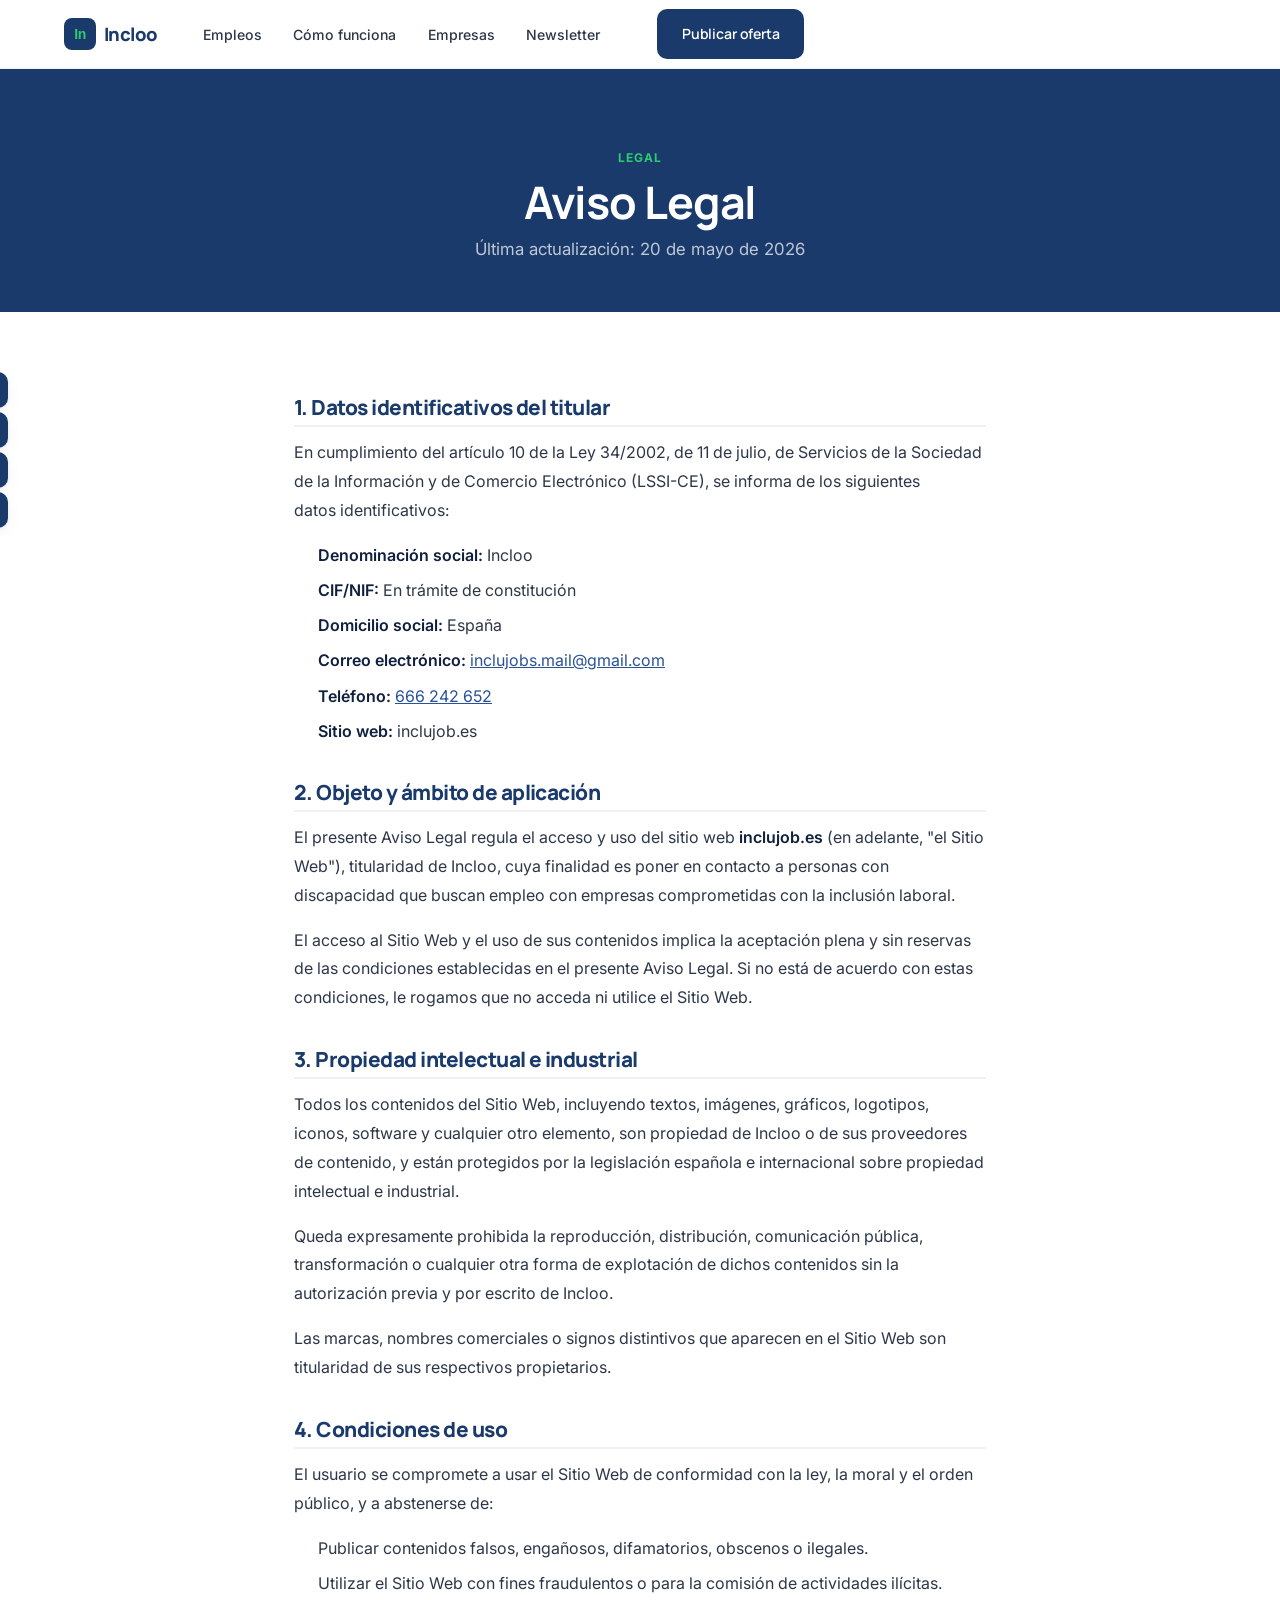
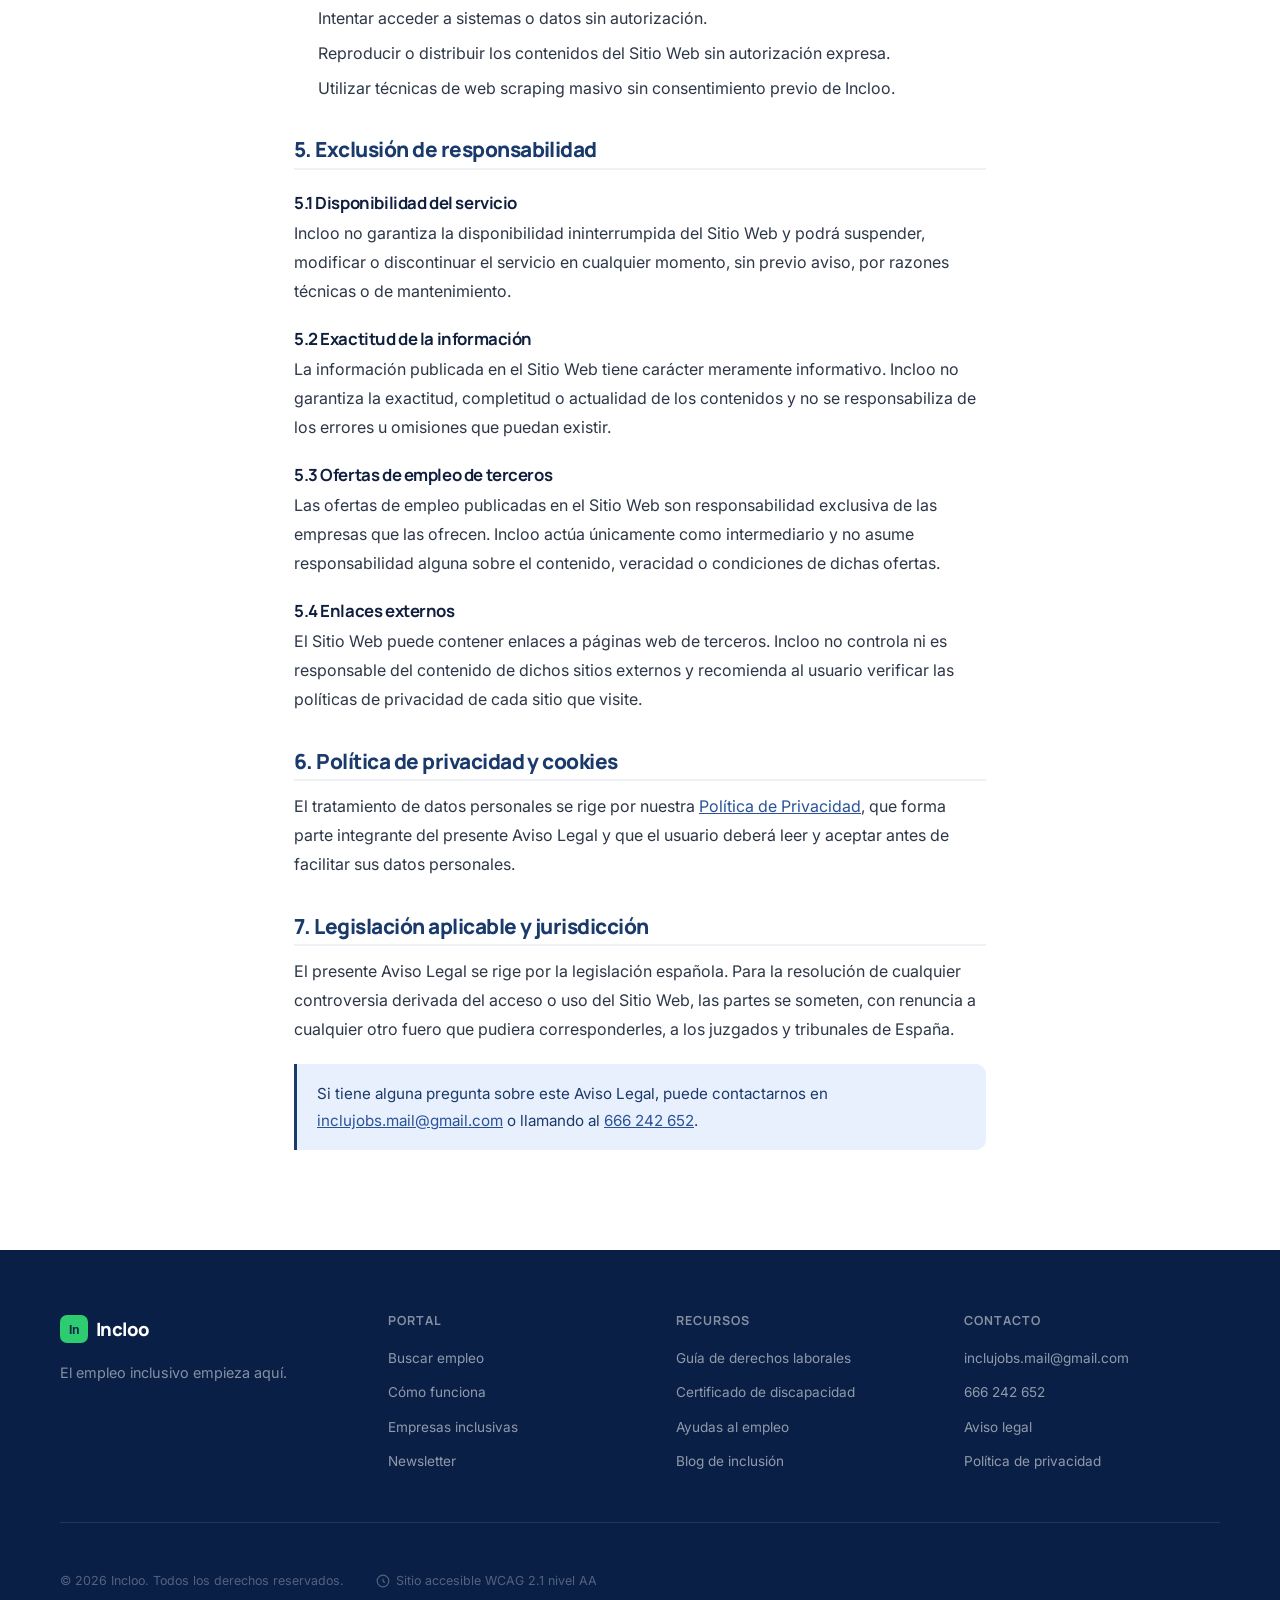
<file: aviso-legal.html>
﻿<!DOCTYPE html>
<html lang="es">
<head>
  <meta charset="UTF-8">
  <meta name="viewport" content="width=device-width, initial-scale=1.0">
  <title>Aviso Legal — Incloo</title>
  <meta name="description" content="Aviso legal e información legal de Incloo, portal de empleo inclusivo para personas con discapacidad.">
  <link rel="preconnect" href="https://fonts.googleapis.com">
  <link rel="preconnect" href="https://fonts.gstatic.com" crossorigin>
  <link rel="stylesheet" href="https://fonts.googleapis.com/css2?family=Manrope:wght@400;500;600;700;800&family=Inter:wght@300;400;500;600&display=swap">
  <link rel="stylesheet" href="styles.css?v=20260522">
  <link rel="icon" href="data:image/svg+xml,<svg xmlns='http://www.w3.org/2000/svg' viewBox='0 0 32 32'><rect width='32' height='32' rx='8' fill='%231a3a6b'/><text x='50%25' y='55%25' dominant-baseline='middle' text-anchor='middle' font-size='18' fill='%232ecc71' font-family='sans-serif' font-weight='bold'>In</text></svg>">
</head>
<body>
<script id="ij-theme-init">(function(){var t=localStorage.getItem("ij-theme");var d=matchMedia("(prefers-color-scheme:dark)").matches;if(t==="dark"||(!t&&d))document.body.dataset.theme="dark";})()</script>

  <a class="skip-link" href="#main">Ir al contenido principal</a>

  <div class="a11y-toolbar" role="toolbar" aria-label="Herramientas de accesibilidad">
    <button type="button" class="a11y-btn" data-a11y="font-dec" aria-label="Reducir tamaño de fuente" title="Reducir fuente">A−</button>
    <button type="button" class="a11y-btn" data-a11y="font-inc" aria-label="Aumentar tamaño de fuente" title="Aumentar fuente">A+</button>
    <button type="button" class="a11y-btn" data-a11y="contrast" aria-label="Activar alto contraste" title="Alto contraste" aria-pressed="false">◑</button>
    <button type="button" class="a11y-btn" data-a11y="dark-mode" aria-label="Activar modo oscuro" title="Modo oscuro" aria-pressed="false">☾</button>
  </div>

  <header class="nav" role="banner">
    <div class="nav-inner">
      <a href="index.html" class="nav-logo" aria-label="Incloo — Ir a inicio">
        <svg width="32" height="32" viewBox="0 0 32 32" aria-hidden="true" focusable="false"><rect width="32" height="32" rx="8" fill="#1a3a6b"/><text x="50%" y="55%" dominant-baseline="middle" text-anchor="middle" font-size="14" fill="#2ecc71" font-family="sans-serif" font-weight="800">In</text></svg>
        <span>Incloo</span>
      </a>
      <nav aria-label="Navegación principal">
        <ul class="nav-links" role="list">
          <li><a href="index.html#empleos" class="nav-link">Empleos</a></li>
          <li><a href="index.html#como-funciona" class="nav-link">Cómo funciona</a></li>
          <li><a href="index.html#empresas" class="nav-link">Empresas</a></li>
          <li><a href="index.html#newsletter" class="nav-link">Newsletter</a></li>
        </ul>
      </nav>
      <a href="publicar-oferta.html" class="btn btn-primary nav-cta">Publicar oferta</a>
      <button type="button" class="nav-burger" aria-label="Abrir menú" aria-expanded="false" aria-controls="nav-mobile">
        <span class="burger-bar"></span><span class="burger-bar"></span><span class="burger-bar"></span>
      </button>
    </div>
    <div class="nav-mobile" id="nav-mobile" hidden aria-label="Menú móvil">
      <ul role="list">
        <li><a href="index.html#empleos" class="nav-link">Empleos</a></li>
        <li><a href="index.html#como-funciona" class="nav-link">Cómo funciona</a></li>
        <li><a href="index.html#empresas" class="nav-link">Empresas</a></li>
        <li><a href="index.html#newsletter" class="nav-link">Newsletter</a></li>
      </ul>
      <a href="publicar-oferta.html" class="btn btn-primary">Publicar oferta</a>
    </div>
  </header>

  <main id="main" tabindex="-1">

    <div class="page-header">
      <div class="container">
        <p class="page-eyebrow">Legal</p>
        <h1>Aviso Legal</h1>
        <p>Última actualización: 20 de mayo de 2026</p>
      </div>
    </div>

    <article class="prose">

      <h2>1. Datos identificativos del titular</h2>
      <p>En cumplimiento del artículo 10 de la Ley 34/2002, de 11 de julio, de Servicios de la Sociedad de la Información y de Comercio Electrónico (LSSI-CE), se informa de los siguientes datos identificativos:</p>
      <ul>
        <li><strong>Denominación social:</strong> Incloo</li>
        <li><strong>CIF/NIF:</strong> En trámite de constitución</li>
        <li><strong>Domicilio social:</strong> España</li>
        <li><strong>Correo electrónico:</strong> <a href="mailto:inclujobs.mail@gmail.com">inclujobs.mail@gmail.com</a></li>
        <li><strong>Teléfono:</strong> <a href="tel:+34666242652">666 242 652</a></li>
        <li><strong>Sitio web:</strong> inclujob.es</li>
      </ul>

      <h2>2. Objeto y ámbito de aplicación</h2>
      <p>El presente Aviso Legal regula el acceso y uso del sitio web <strong>inclujob.es</strong> (en adelante, "el Sitio Web"), titularidad de Incloo, cuya finalidad es poner en contacto a personas con discapacidad que buscan empleo con empresas comprometidas con la inclusión laboral.</p>
      <p>El acceso al Sitio Web y el uso de sus contenidos implica la aceptación plena y sin reservas de las condiciones establecidas en el presente Aviso Legal. Si no está de acuerdo con estas condiciones, le rogamos que no acceda ni utilice el Sitio Web.</p>

      <h2>3. Propiedad intelectual e industrial</h2>
      <p>Todos los contenidos del Sitio Web, incluyendo textos, imágenes, gráficos, logotipos, iconos, software y cualquier otro elemento, son propiedad de Incloo o de sus proveedores de contenido, y están protegidos por la legislación española e internacional sobre propiedad intelectual e industrial.</p>
      <p>Queda expresamente prohibida la reproducción, distribución, comunicación pública, transformación o cualquier otra forma de explotación de dichos contenidos sin la autorización previa y por escrito de Incloo.</p>
      <p>Las marcas, nombres comerciales o signos distintivos que aparecen en el Sitio Web son titularidad de sus respectivos propietarios.</p>

      <h2>4. Condiciones de uso</h2>
      <p>El usuario se compromete a usar el Sitio Web de conformidad con la ley, la moral y el orden público, y a abstenerse de:</p>
      <ul>
        <li>Publicar contenidos falsos, engañosos, difamatorios, obscenos o ilegales.</li>
        <li>Utilizar el Sitio Web con fines fraudulentos o para la comisión de actividades ilícitas.</li>
        <li>Intentar acceder a sistemas o datos sin autorización.</li>
        <li>Reproducir o distribuir los contenidos del Sitio Web sin autorización expresa.</li>
        <li>Utilizar técnicas de web scraping masivo sin consentimiento previo de Incloo.</li>
      </ul>

      <h2>5. Exclusión de responsabilidad</h2>
      <h3>5.1 Disponibilidad del servicio</h3>
      <p>Incloo no garantiza la disponibilidad ininterrumpida del Sitio Web y podrá suspender, modificar o discontinuar el servicio en cualquier momento, sin previo aviso, por razones técnicas o de mantenimiento.</p>

      <h3>5.2 Exactitud de la información</h3>
      <p>La información publicada en el Sitio Web tiene carácter meramente informativo. Incloo no garantiza la exactitud, completitud o actualidad de los contenidos y no se responsabiliza de los errores u omisiones que puedan existir.</p>

      <h3>5.3 Ofertas de empleo de terceros</h3>
      <p>Las ofertas de empleo publicadas en el Sitio Web son responsabilidad exclusiva de las empresas que las ofrecen. Incloo actúa únicamente como intermediario y no asume responsabilidad alguna sobre el contenido, veracidad o condiciones de dichas ofertas.</p>

      <h3>5.4 Enlaces externos</h3>
      <p>El Sitio Web puede contener enlaces a páginas web de terceros. Incloo no controla ni es responsable del contenido de dichos sitios externos y recomienda al usuario verificar las políticas de privacidad de cada sitio que visite.</p>

      <h2>6. Política de privacidad y cookies</h2>
      <p>El tratamiento de datos personales se rige por nuestra <a href="privacidad.html">Política de Privacidad</a>, que forma parte integrante del presente Aviso Legal y que el usuario deberá leer y aceptar antes de facilitar sus datos personales.</p>

      <h2>7. Legislación aplicable y jurisdicción</h2>
      <p>El presente Aviso Legal se rige por la legislación española. Para la resolución de cualquier controversia derivada del acceso o uso del Sitio Web, las partes se someten, con renuncia a cualquier otro fuero que pudiera corresponderles, a los juzgados y tribunales de España.</p>

      <div class="callout">
        <p>Si tiene alguna pregunta sobre este Aviso Legal, puede contactarnos en <a href="mailto:inclujobs.mail@gmail.com">inclujobs.mail@gmail.com</a> o llamando al <a href="tel:+34666242652">666 242 652</a>.</p>
      </div>

    </article>

  </main>

  <footer class="footer" role="contentinfo">
    <div class="container">
      <div class="footer-top">
        <div class="footer-brand">
          <a href="index.html" class="nav-logo" aria-label="Incloo inicio">
            <svg width="28" height="28" viewBox="0 0 32 32" aria-hidden="true"><rect width="32" height="32" rx="8" fill="#2ecc71"/><text x="50%" y="55%" dominant-baseline="middle" text-anchor="middle" font-size="14" fill="#0f2348" font-family="sans-serif" font-weight="800">In</text></svg>
            <span style="color:#fff">Incloo</span>
          </a>
          <p class="footer-tagline">El empleo inclusivo empieza aquí.</p>
        </div>
        <nav class="footer-nav" aria-label="Navegación del pie de página">
          <div class="footer-col">
            <h3>Portal</h3>
            <ul role="list">
              <li><a href="index.html#empleos">Buscar empleo</a></li>
              <li><a href="index.html#como-funciona">Cómo funciona</a></li>
              <li><a href="index.html#empresas">Empresas inclusivas</a></li>
              <li><a href="index.html#newsletter">Newsletter</a></li>
            </ul>
          </div>
          <div class="footer-col">
            <h3>Recursos</h3>
            <ul role="list">
              <li><a href="derechos-laborales.html">Guía de derechos laborales</a></li>
              <li><a href="certificado-discapacidad.html">Certificado de discapacidad</a></li>
              <li><a href="ayudas-empleo.html">Ayudas al empleo</a></li>
              <li><a href="blog.html">Blog de inclusión</a></li>
            </ul>
          </div>
          <div class="footer-col">
            <h3>Contacto</h3>
            <ul role="list">
              <li><a href="mailto:inclujobs.mail@gmail.com">inclujobs.mail@gmail.com</a></li>
              <li><a href="tel:+34666242652">666 242 652</a></li>
              <li><a href="aviso-legal.html">Aviso legal</a></li>
              <li><a href="privacidad.html">Política de privacidad</a></li>
            </ul>
          </div>
        </nav>
      </div>
      <div class="footer-bottom">
        <p>© 2026 Incloo. Todos los derechos reservados.</p>
        <p class="footer-a11y">
          <svg width="14" height="14" viewBox="0 0 24 24" fill="none" stroke="currentColor" stroke-width="2" aria-hidden="true"><circle cx="12" cy="12" r="10"/><path d="M12 8v4l3 3"/></svg>
          Sitio accesible WCAG 2.1 nivel AA
        </p>
      </div>
    </div>
  </footer>

  <script defer src="lib/gsap.min.js?v=20260521"></script>
  <script defer src="lib/ScrollTrigger.min.js?v=20260521"></script>
  <script defer src="lib/manifest.js?v=20260522"></script>
  <script defer src="main.js?v=20260522"></script>
</body>
</html>
</file>
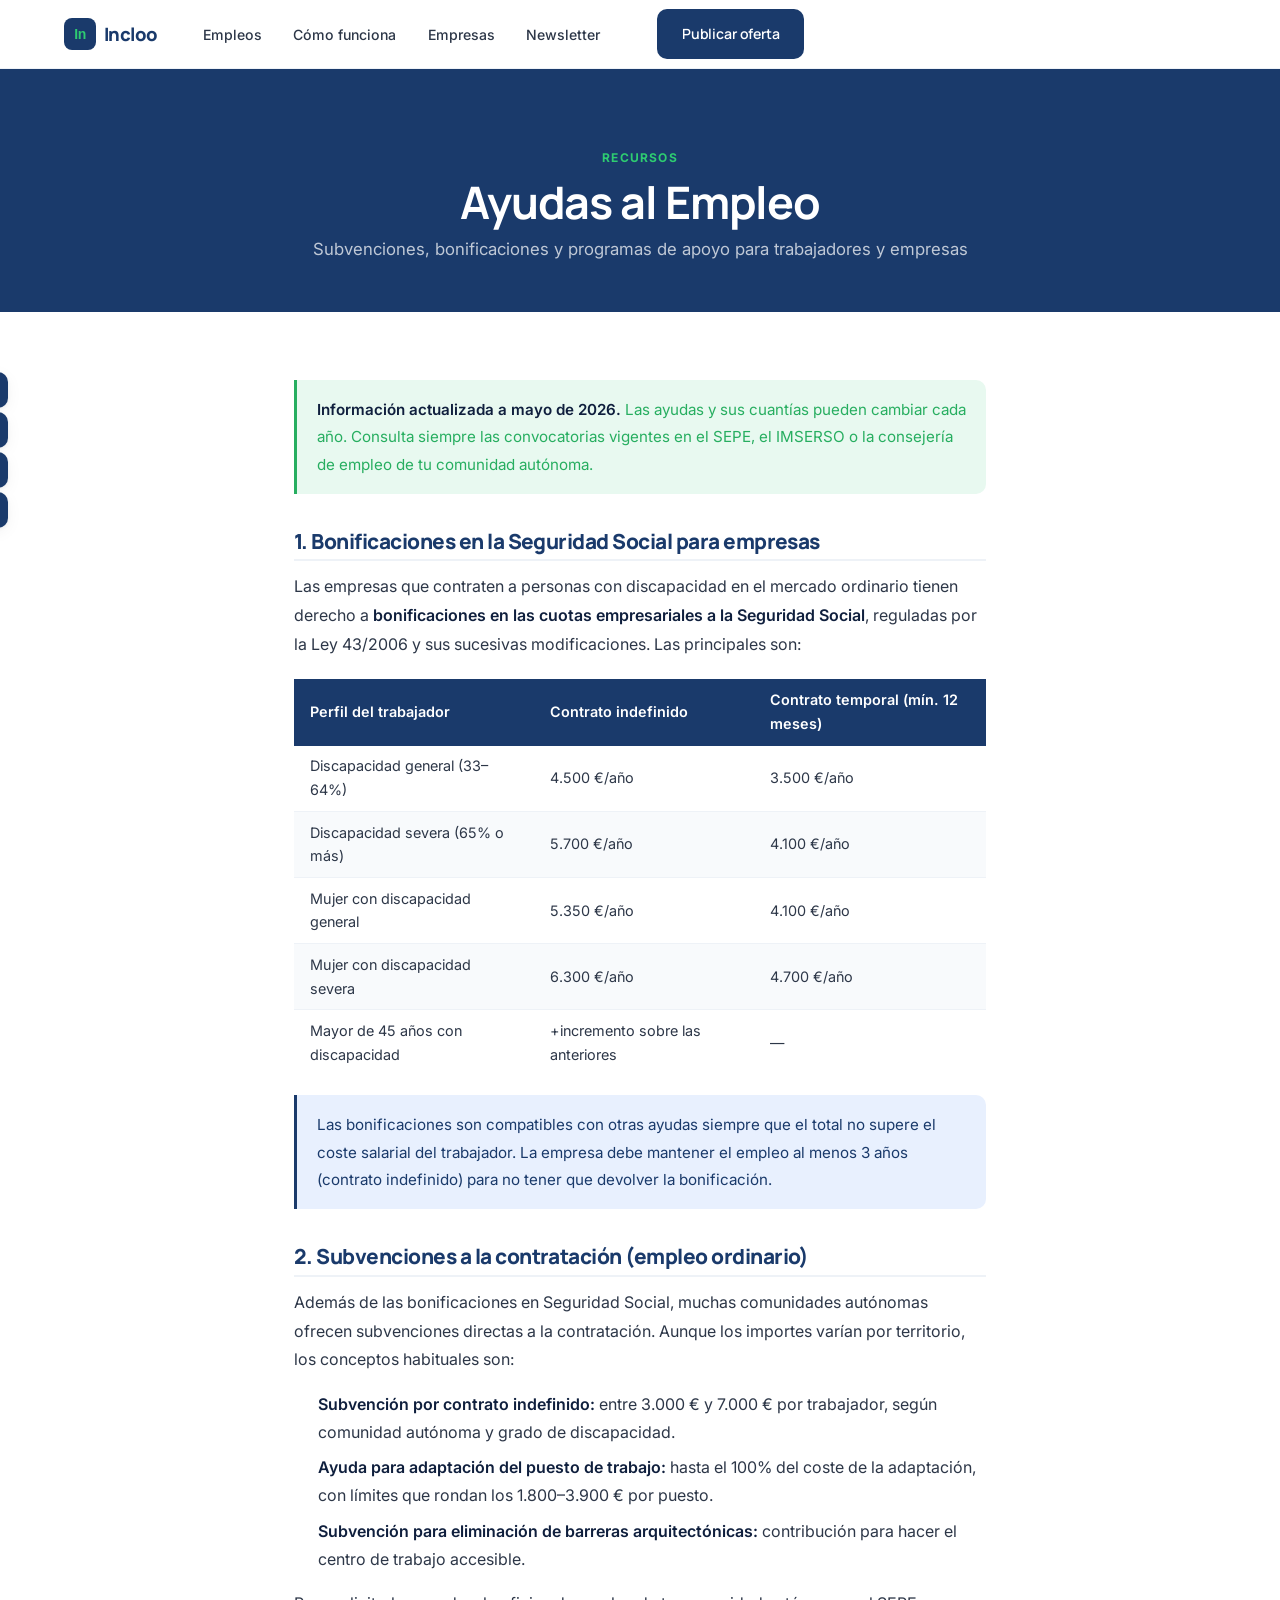
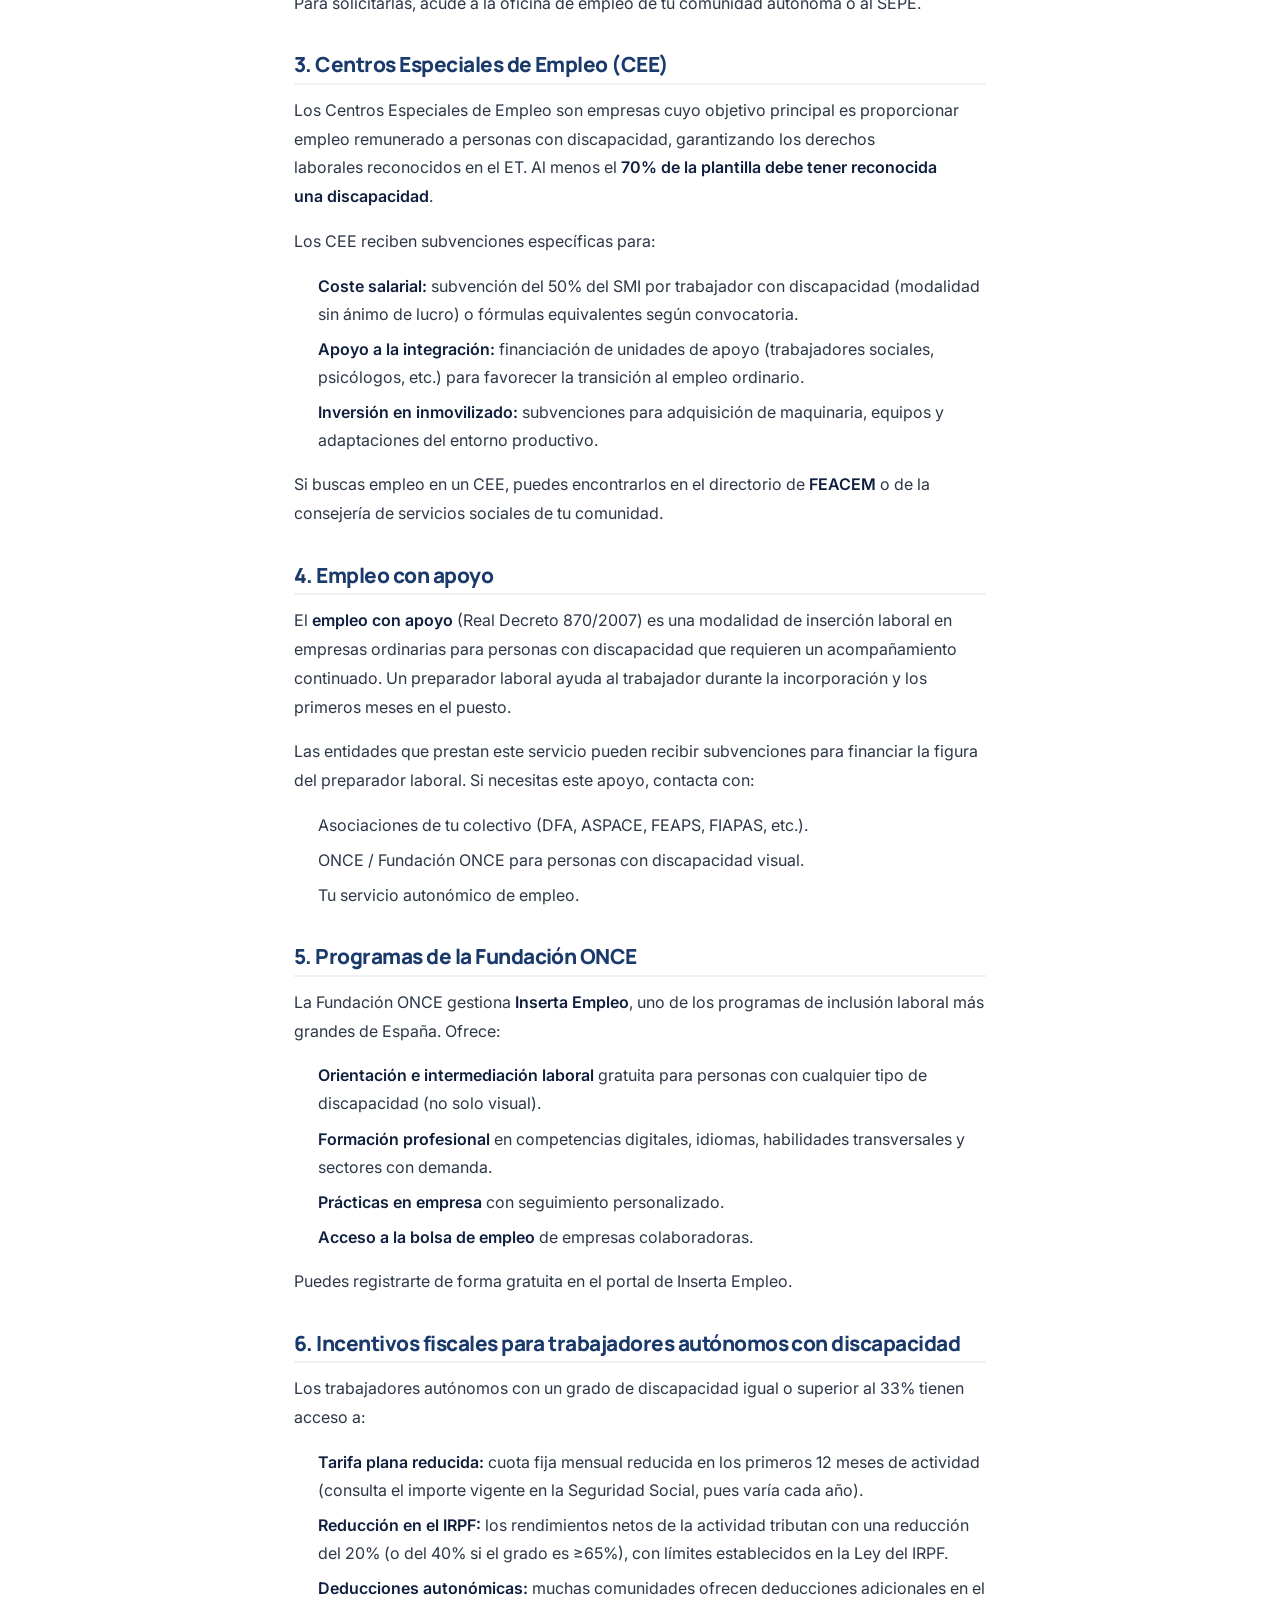
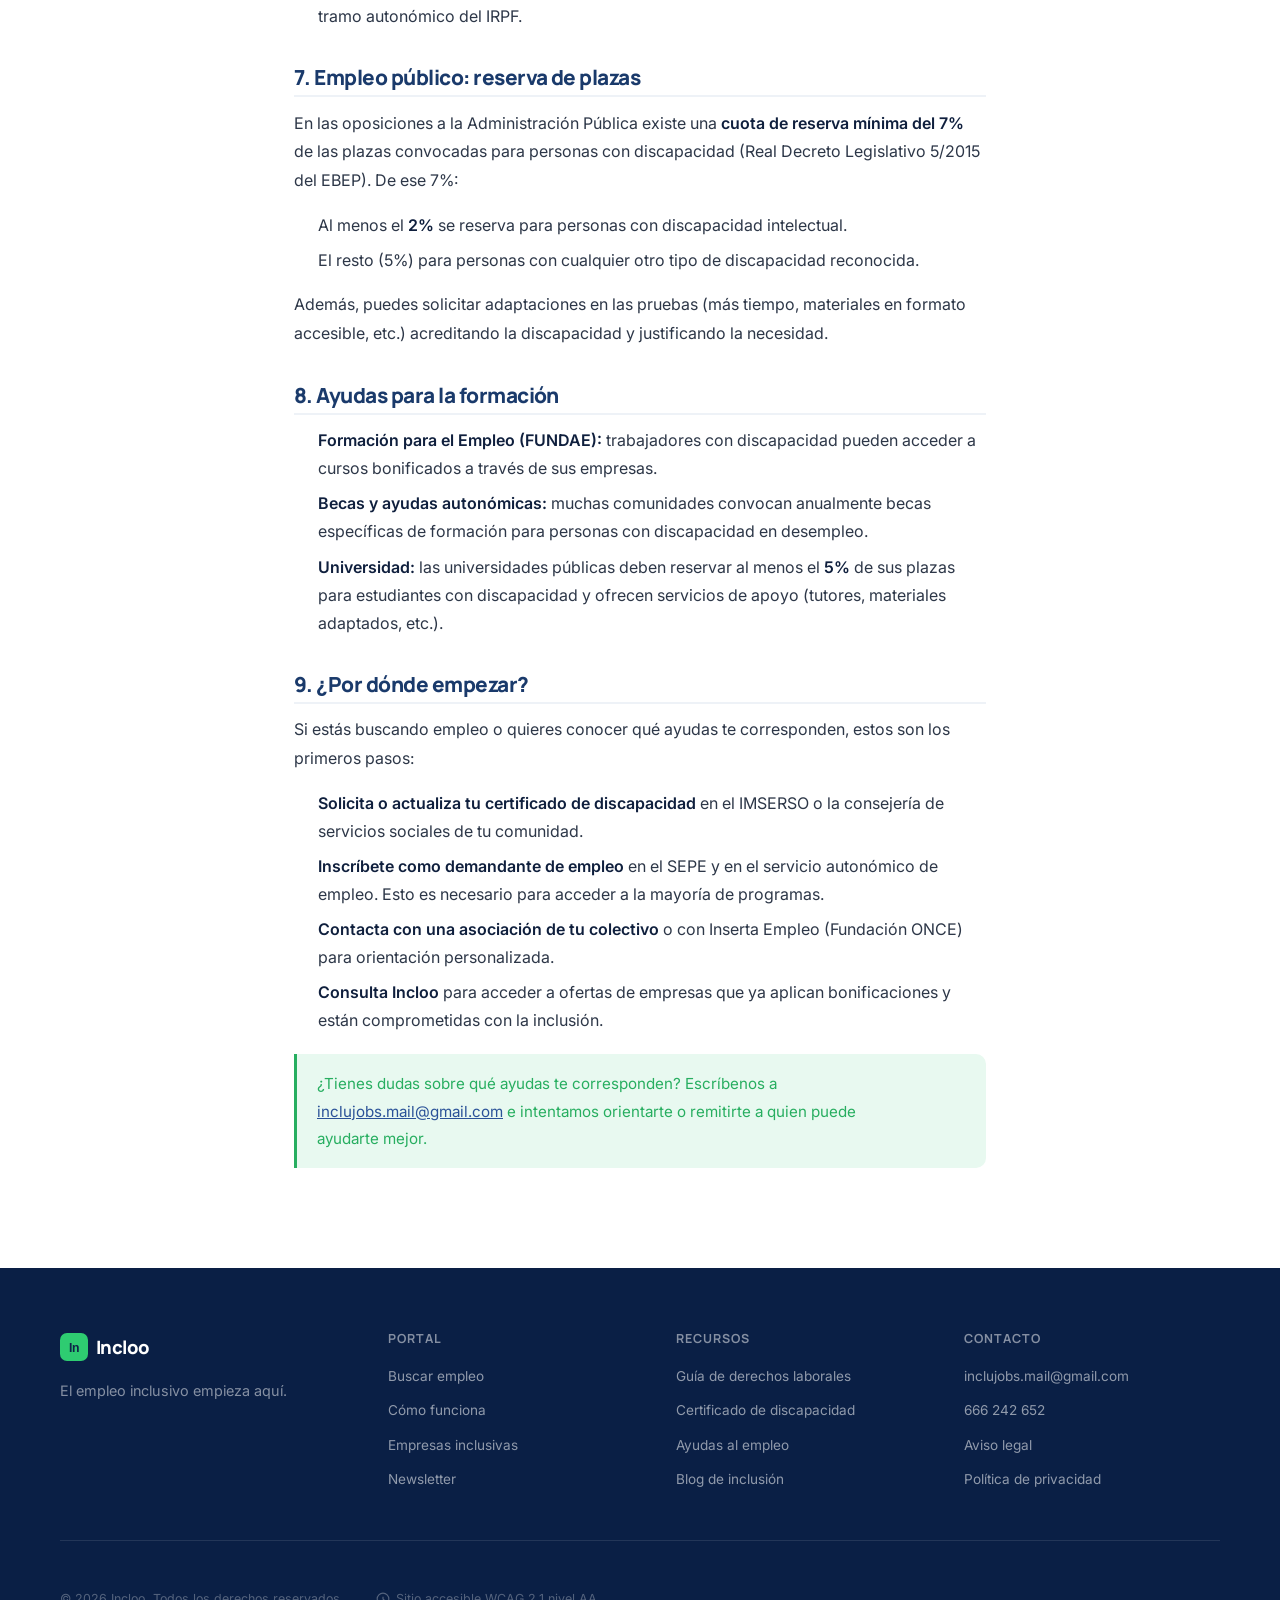
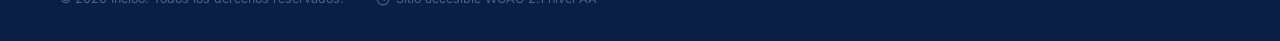
<file: ayudas-empleo.html>
﻿<!DOCTYPE html>
<html lang="es">
<head>
  <meta charset="UTF-8">
  <meta name="viewport" content="width=device-width, initial-scale=1.0">
  <title>Ayudas al Empleo para Personas con Discapacidad — Incloo</title>
  <meta name="description" content="Guía de ayudas, subvenciones y bonificaciones al empleo para personas con discapacidad en España: bonificaciones en la Seguridad Social, Centros Especiales de Empleo, programas ONCE y más.">
  <link rel="preconnect" href="https://fonts.googleapis.com">
  <link rel="preconnect" href="https://fonts.gstatic.com" crossorigin>
  <link rel="stylesheet" href="https://fonts.googleapis.com/css2?family=Manrope:wght@400;500;600;700;800&family=Inter:wght@300;400;500;600&display=swap">
  <link rel="stylesheet" href="styles.css?v=20260522">
  <link rel="icon" href="data:image/svg+xml,<svg xmlns='http://www.w3.org/2000/svg' viewBox='0 0 32 32'><rect width='32' height='32' rx='8' fill='%231a3a6b'/><text x='50%25' y='55%25' dominant-baseline='middle' text-anchor='middle' font-size='18' fill='%232ecc71' font-family='sans-serif' font-weight='bold'>In</text></svg>">
</head>
<body>
<script id="ij-theme-init">(function(){var t=localStorage.getItem("ij-theme");var d=matchMedia("(prefers-color-scheme:dark)").matches;if(t==="dark"||(!t&&d))document.body.dataset.theme="dark";})()</script>

  <a class="skip-link" href="#main">Ir al contenido principal</a>

  <div class="a11y-toolbar" role="toolbar" aria-label="Herramientas de accesibilidad">
    <button type="button" class="a11y-btn" data-a11y="font-dec" aria-label="Reducir tamaño de fuente" title="Reducir fuente">A−</button>
    <button type="button" class="a11y-btn" data-a11y="font-inc" aria-label="Aumentar tamaño de fuente" title="Aumentar fuente">A+</button>
    <button type="button" class="a11y-btn" data-a11y="contrast" aria-label="Activar alto contraste" title="Alto contraste" aria-pressed="false">◑</button>
    <button type="button" class="a11y-btn" data-a11y="dark-mode" aria-label="Activar modo oscuro" title="Modo oscuro" aria-pressed="false">☾</button>
  </div>

  <header class="nav" role="banner">
    <div class="nav-inner">
      <a href="index.html" class="nav-logo" aria-label="Incloo — Ir a inicio">
        <svg width="32" height="32" viewBox="0 0 32 32" aria-hidden="true" focusable="false"><rect width="32" height="32" rx="8" fill="#1a3a6b"/><text x="50%" y="55%" dominant-baseline="middle" text-anchor="middle" font-size="14" fill="#2ecc71" font-family="sans-serif" font-weight="800">In</text></svg>
        <span>Incloo</span>
      </a>
      <nav aria-label="Navegación principal">
        <ul class="nav-links" role="list">
          <li><a href="index.html#empleos" class="nav-link">Empleos</a></li>
          <li><a href="index.html#como-funciona" class="nav-link">Cómo funciona</a></li>
          <li><a href="index.html#empresas" class="nav-link">Empresas</a></li>
          <li><a href="index.html#newsletter" class="nav-link">Newsletter</a></li>
        </ul>
      </nav>
      <a href="publicar-oferta.html" class="btn btn-primary nav-cta">Publicar oferta</a>
      <button type="button" class="nav-burger" aria-label="Abrir menú" aria-expanded="false" aria-controls="nav-mobile">
        <span class="burger-bar"></span><span class="burger-bar"></span><span class="burger-bar"></span>
      </button>
    </div>
    <div class="nav-mobile" id="nav-mobile" hidden aria-label="Menú móvil">
      <ul role="list">
        <li><a href="index.html#empleos" class="nav-link">Empleos</a></li>
        <li><a href="index.html#como-funciona" class="nav-link">Cómo funciona</a></li>
        <li><a href="index.html#empresas" class="nav-link">Empresas</a></li>
        <li><a href="index.html#newsletter" class="nav-link">Newsletter</a></li>
      </ul>
      <a href="publicar-oferta.html" class="btn btn-primary">Publicar oferta</a>
    </div>
  </header>

  <main id="main" tabindex="-1">

    <div class="page-header">
      <div class="container">
        <p class="page-eyebrow">Recursos</p>
        <h1>Ayudas al Empleo</h1>
        <p>Subvenciones, bonificaciones y programas de apoyo para trabajadores y empresas</p>
      </div>
    </div>

    <article class="prose">

      <div class="callout--green callout">
        <p><strong>Información actualizada a mayo de 2026.</strong> Las ayudas y sus cuantías pueden cambiar cada año. Consulta siempre las convocatorias vigentes en el SEPE, el IMSERSO o la consejería de empleo de tu comunidad autónoma.</p>
      </div>

      <h2>1. Bonificaciones en la Seguridad Social para empresas</h2>
      <p>Las empresas que contraten a personas con discapacidad en el mercado ordinario tienen derecho a <strong>bonificaciones en las cuotas empresariales a la Seguridad Social</strong>, reguladas por la Ley 43/2006 y sus sucesivas modificaciones. Las principales son:</p>

      <table>
        <thead>
          <tr><th>Perfil del trabajador</th><th>Contrato indefinido</th><th>Contrato temporal (mín. 12 meses)</th></tr>
        </thead>
        <tbody>
          <tr><td>Discapacidad general (33–64%)</td><td>4.500 €/año</td><td>3.500 €/año</td></tr>
          <tr><td>Discapacidad severa (65% o más)</td><td>5.700 €/año</td><td>4.100 €/año</td></tr>
          <tr><td>Mujer con discapacidad general</td><td>5.350 €/año</td><td>4.100 €/año</td></tr>
          <tr><td>Mujer con discapacidad severa</td><td>6.300 €/año</td><td>4.700 €/año</td></tr>
          <tr><td>Mayor de 45 años con discapacidad</td><td>+incremento sobre las anteriores</td><td>—</td></tr>
        </tbody>
      </table>

      <div class="callout">
        <p>Las bonificaciones son compatibles con otras ayudas siempre que el total no supere el coste salarial del trabajador. La empresa debe mantener el empleo al menos 3 años (contrato indefinido) para no tener que devolver la bonificación.</p>
      </div>

      <h2>2. Subvenciones a la contratación (empleo ordinario)</h2>
      <p>Además de las bonificaciones en Seguridad Social, muchas comunidades autónomas ofrecen subvenciones directas a la contratación. Aunque los importes varían por territorio, los conceptos habituales son:</p>
      <ul>
        <li><strong>Subvención por contrato indefinido:</strong> entre 3.000 € y 7.000 € por trabajador, según comunidad autónoma y grado de discapacidad.</li>
        <li><strong>Ayuda para adaptación del puesto de trabajo:</strong> hasta el 100% del coste de la adaptación, con límites que rondan los 1.800–3.900 € por puesto.</li>
        <li><strong>Subvención para eliminación de barreras arquitectónicas:</strong> contribución para hacer el centro de trabajo accesible.</li>
      </ul>
      <p>Para solicitarlas, acude a la oficina de empleo de tu comunidad autónoma o al SEPE.</p>

      <h2>3. Centros Especiales de Empleo (CEE)</h2>
      <p>Los Centros Especiales de Empleo son empresas cuyo objetivo principal es proporcionar empleo remunerado a personas con discapacidad, garantizando los derechos laborales reconocidos en el ET. Al menos el <strong>70% de la plantilla debe tener reconocida una discapacidad</strong>.</p>
      <p>Los CEE reciben subvenciones específicas para:</p>
      <ul>
        <li><strong>Coste salarial:</strong> subvención del 50% del SMI por trabajador con discapacidad (modalidad sin ánimo de lucro) o fórmulas equivalentes según convocatoria.</li>
        <li><strong>Apoyo a la integración:</strong> financiación de unidades de apoyo (trabajadores sociales, psicólogos, etc.) para favorecer la transición al empleo ordinario.</li>
        <li><strong>Inversión en inmovilizado:</strong> subvenciones para adquisición de maquinaria, equipos y adaptaciones del entorno productivo.</li>
      </ul>
      <p>Si buscas empleo en un CEE, puedes encontrarlos en el directorio de <strong>FEACEM</strong> o de la consejería de servicios sociales de tu comunidad.</p>

      <h2>4. Empleo con apoyo</h2>
      <p>El <strong>empleo con apoyo</strong> (Real Decreto 870/2007) es una modalidad de inserción laboral en empresas ordinarias para personas con discapacidad que requieren un acompañamiento continuado. Un preparador laboral ayuda al trabajador durante la incorporación y los primeros meses en el puesto.</p>
      <p>Las entidades que prestan este servicio pueden recibir subvenciones para financiar la figura del preparador laboral. Si necesitas este apoyo, contacta con:</p>
      <ul>
        <li>Asociaciones de tu colectivo (DFA, ASPACE, FEAPS, FIAPAS, etc.).</li>
        <li>ONCE / Fundación ONCE para personas con discapacidad visual.</li>
        <li>Tu servicio autonómico de empleo.</li>
      </ul>

      <h2>5. Programas de la Fundación ONCE</h2>
      <p>La Fundación ONCE gestiona <strong>Inserta Empleo</strong>, uno de los programas de inclusión laboral más grandes de España. Ofrece:</p>
      <ul>
        <li><strong>Orientación e intermediación laboral</strong> gratuita para personas con cualquier tipo de discapacidad (no solo visual).</li>
        <li><strong>Formación profesional</strong> en competencias digitales, idiomas, habilidades transversales y sectores con demanda.</li>
        <li><strong>Prácticas en empresa</strong> con seguimiento personalizado.</li>
        <li><strong>Acceso a la bolsa de empleo</strong> de empresas colaboradoras.</li>
      </ul>
      <p>Puedes registrarte de forma gratuita en el portal de Inserta Empleo.</p>

      <h2>6. Incentivos fiscales para trabajadores autónomos con discapacidad</h2>
      <p>Los trabajadores autónomos con un grado de discapacidad igual o superior al 33% tienen acceso a:</p>
      <ul>
        <li><strong>Tarifa plana reducida:</strong> cuota fija mensual reducida en los primeros 12 meses de actividad (consulta el importe vigente en la Seguridad Social, pues varía cada año).</li>
        <li><strong>Reducción en el IRPF:</strong> los rendimientos netos de la actividad tributan con una reducción del 20% (o del 40% si el grado es ≥65%), con límites establecidos en la Ley del IRPF.</li>
        <li><strong>Deducciones autonómicas:</strong> muchas comunidades ofrecen deducciones adicionales en el tramo autonómico del IRPF.</li>
      </ul>

      <h2>7. Empleo público: reserva de plazas</h2>
      <p>En las oposiciones a la Administración Pública existe una <strong>cuota de reserva mínima del 7%</strong> de las plazas convocadas para personas con discapacidad (Real Decreto Legislativo 5/2015 del EBEP). De ese 7%:</p>
      <ul>
        <li>Al menos el <strong>2%</strong> se reserva para personas con discapacidad intelectual.</li>
        <li>El resto (5%) para personas con cualquier otro tipo de discapacidad reconocida.</li>
      </ul>
      <p>Además, puedes solicitar adaptaciones en las pruebas (más tiempo, materiales en formato accesible, etc.) acreditando la discapacidad y justificando la necesidad.</p>

      <h2>8. Ayudas para la formación</h2>
      <ul>
        <li><strong>Formación para el Empleo (FUNDAE):</strong> trabajadores con discapacidad pueden acceder a cursos bonificados a través de sus empresas.</li>
        <li><strong>Becas y ayudas autonómicas:</strong> muchas comunidades convocan anualmente becas específicas de formación para personas con discapacidad en desempleo.</li>
        <li><strong>Universidad:</strong> las universidades públicas deben reservar al menos el <strong>5%</strong> de sus plazas para estudiantes con discapacidad y ofrecen servicios de apoyo (tutores, materiales adaptados, etc.).</li>
      </ul>

      <h2>9. ¿Por dónde empezar?</h2>
      <p>Si estás buscando empleo o quieres conocer qué ayudas te corresponden, estos son los primeros pasos:</p>
      <ul>
        <li><strong>Solicita o actualiza tu certificado de discapacidad</strong> en el IMSERSO o la consejería de servicios sociales de tu comunidad.</li>
        <li><strong>Inscríbete como demandante de empleo</strong> en el SEPE y en el servicio autonómico de empleo. Esto es necesario para acceder a la mayoría de programas.</li>
        <li><strong>Contacta con una asociación de tu colectivo</strong> o con Inserta Empleo (Fundación ONCE) para orientación personalizada.</li>
        <li><strong>Consulta Incloo</strong> para acceder a ofertas de empresas que ya aplican bonificaciones y están comprometidas con la inclusión.</li>
      </ul>

      <div class="callout--green callout">
        <p>¿Tienes dudas sobre qué ayudas te corresponden? Escríbenos a <a href="mailto:inclujobs.mail@gmail.com">inclujobs.mail@gmail.com</a> e intentamos orientarte o remitirte a quien puede ayudarte mejor.</p>
      </div>

    </article>

  </main>

  <footer class="footer" role="contentinfo">
    <div class="container">
      <div class="footer-top">
        <div class="footer-brand">
          <a href="index.html" class="nav-logo" aria-label="Incloo inicio">
            <svg width="28" height="28" viewBox="0 0 32 32" aria-hidden="true"><rect width="32" height="32" rx="8" fill="#2ecc71"/><text x="50%" y="55%" dominant-baseline="middle" text-anchor="middle" font-size="14" fill="#0f2348" font-family="sans-serif" font-weight="800">In</text></svg>
            <span style="color:#fff">Incloo</span>
          </a>
          <p class="footer-tagline">El empleo inclusivo empieza aquí.</p>
        </div>
        <nav class="footer-nav" aria-label="Navegación del pie de página">
          <div class="footer-col">
            <h3>Portal</h3>
            <ul role="list">
              <li><a href="index.html#empleos">Buscar empleo</a></li>
              <li><a href="index.html#como-funciona">Cómo funciona</a></li>
              <li><a href="index.html#empresas">Empresas inclusivas</a></li>
              <li><a href="index.html#newsletter">Newsletter</a></li>
            </ul>
          </div>
          <div class="footer-col">
            <h3>Recursos</h3>
            <ul role="list">
              <li><a href="derechos-laborales.html">Guía de derechos laborales</a></li>
              <li><a href="certificado-discapacidad.html">Certificado de discapacidad</a></li>
              <li><a href="ayudas-empleo.html">Ayudas al empleo</a></li>
              <li><a href="blog.html">Blog de inclusión</a></li>
            </ul>
          </div>
          <div class="footer-col">
            <h3>Contacto</h3>
            <ul role="list">
              <li><a href="mailto:inclujobs.mail@gmail.com">inclujobs.mail@gmail.com</a></li>
              <li><a href="tel:+34666242652">666 242 652</a></li>
              <li><a href="aviso-legal.html">Aviso legal</a></li>
              <li><a href="privacidad.html">Política de privacidad</a></li>
            </ul>
          </div>
        </nav>
      </div>
      <div class="footer-bottom">
        <p>© 2026 Incloo. Todos los derechos reservados.</p>
        <p class="footer-a11y">
          <svg width="14" height="14" viewBox="0 0 24 24" fill="none" stroke="currentColor" stroke-width="2" aria-hidden="true"><circle cx="12" cy="12" r="10"/><path d="M12 8v4l3 3"/></svg>
          Sitio accesible WCAG 2.1 nivel AA
        </p>
      </div>
    </div>
  </footer>

  <script defer src="lib/gsap.min.js?v=20260521"></script>
  <script defer src="lib/ScrollTrigger.min.js?v=20260521"></script>
  <script defer src="lib/manifest.js?v=20260522"></script>
  <script defer src="main.js?v=20260522"></script>
</body>
</html>
</file>
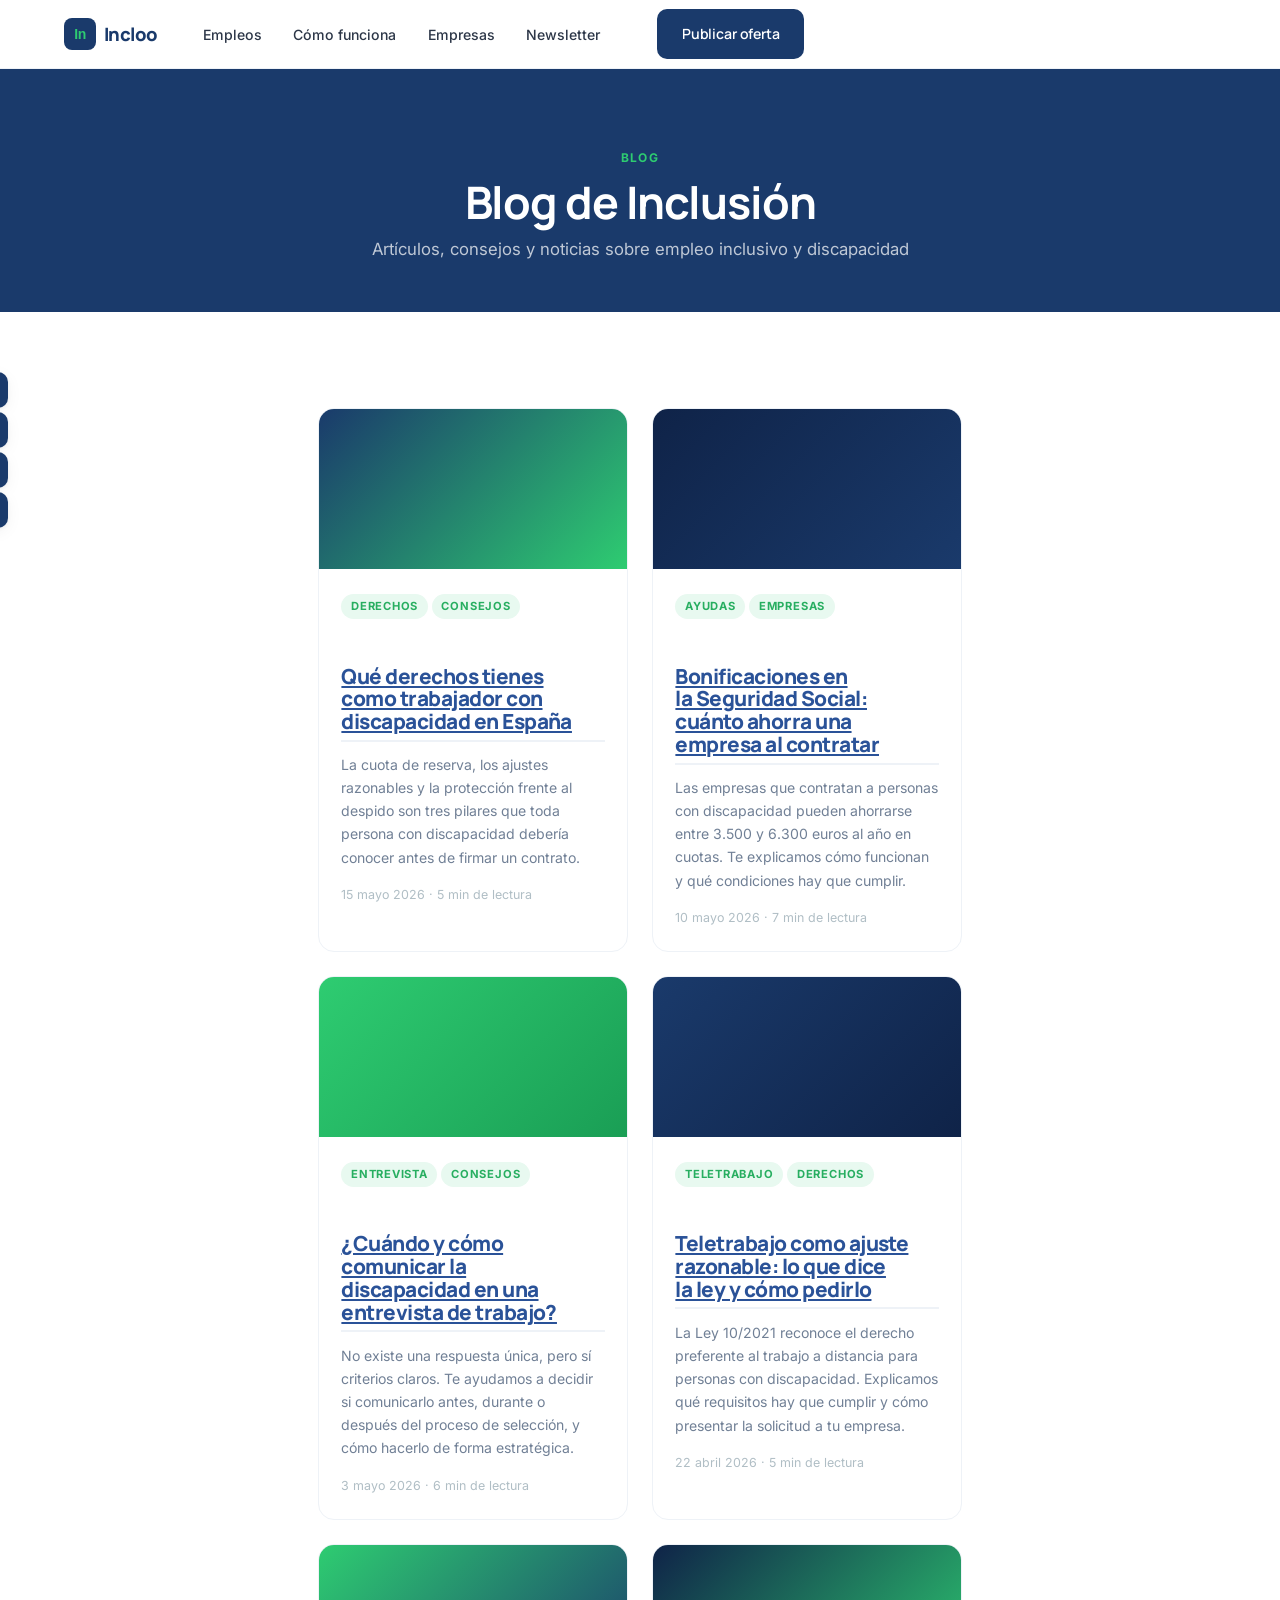
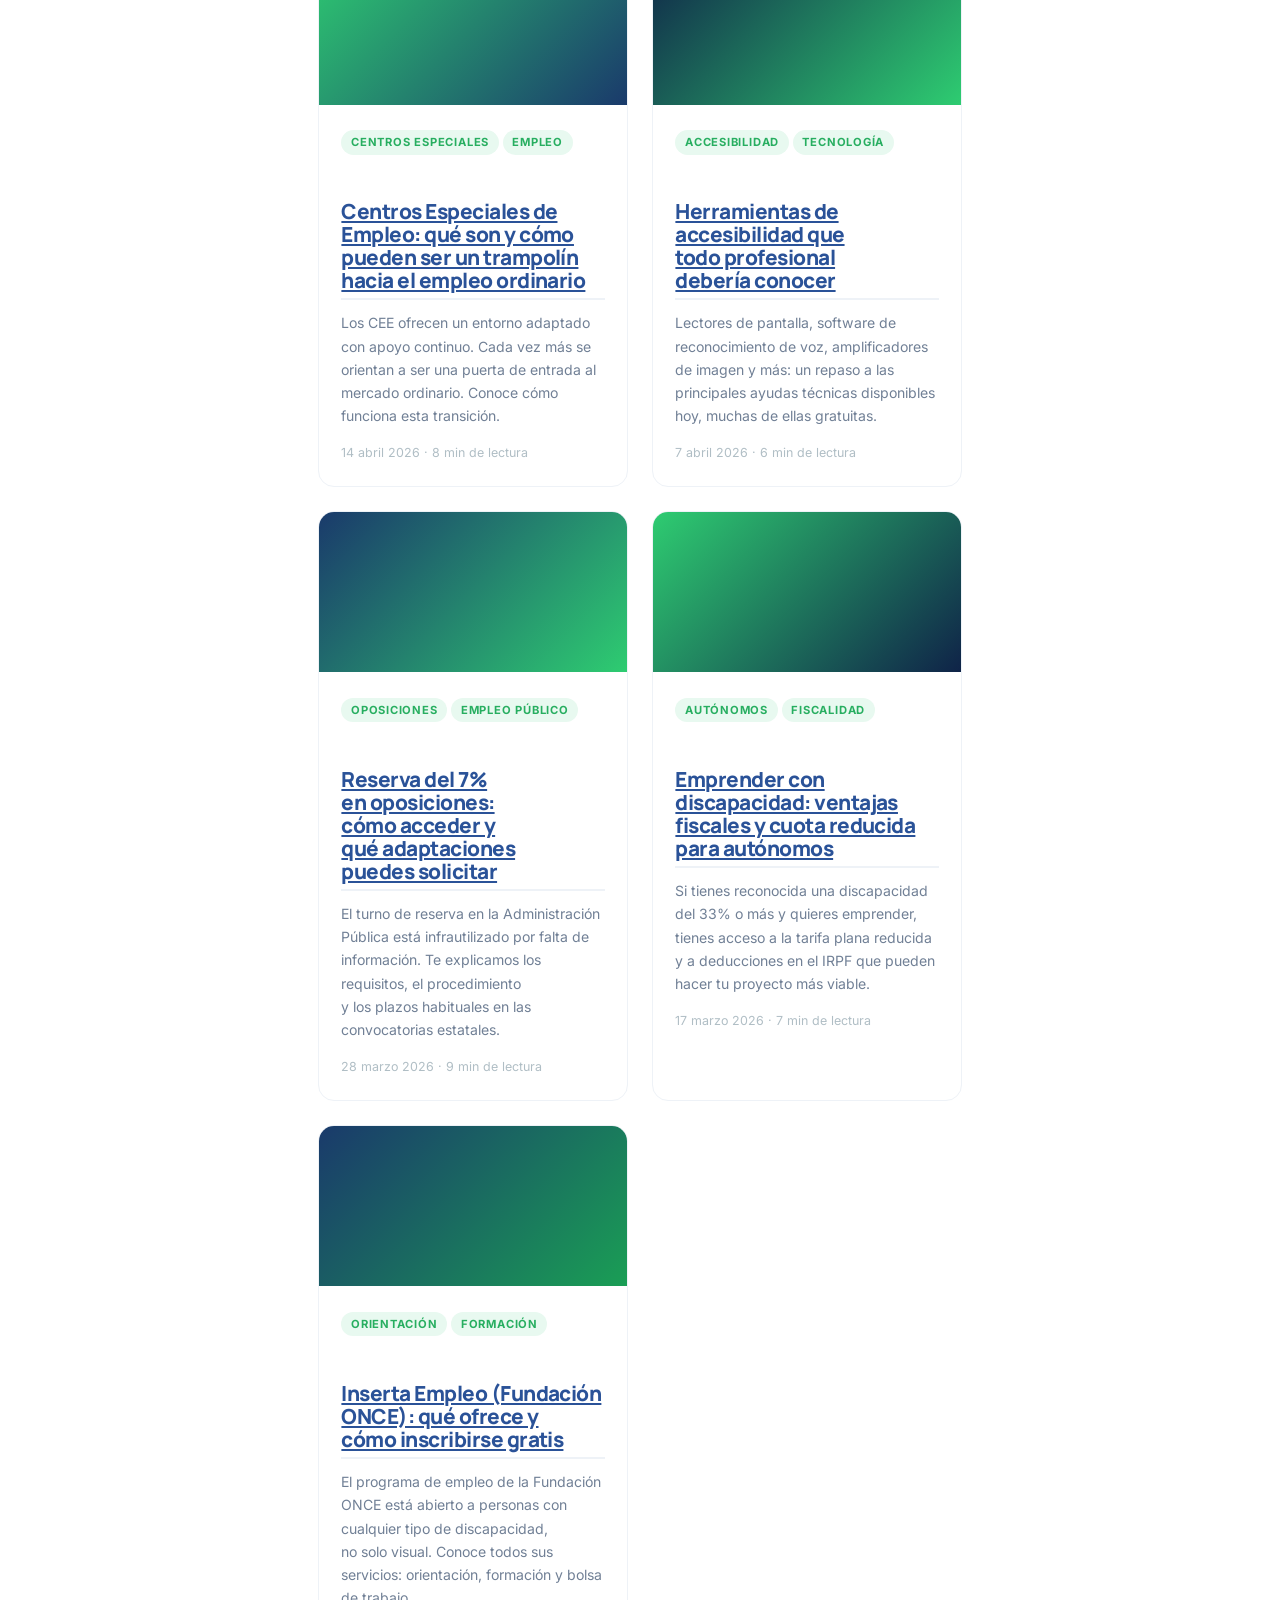
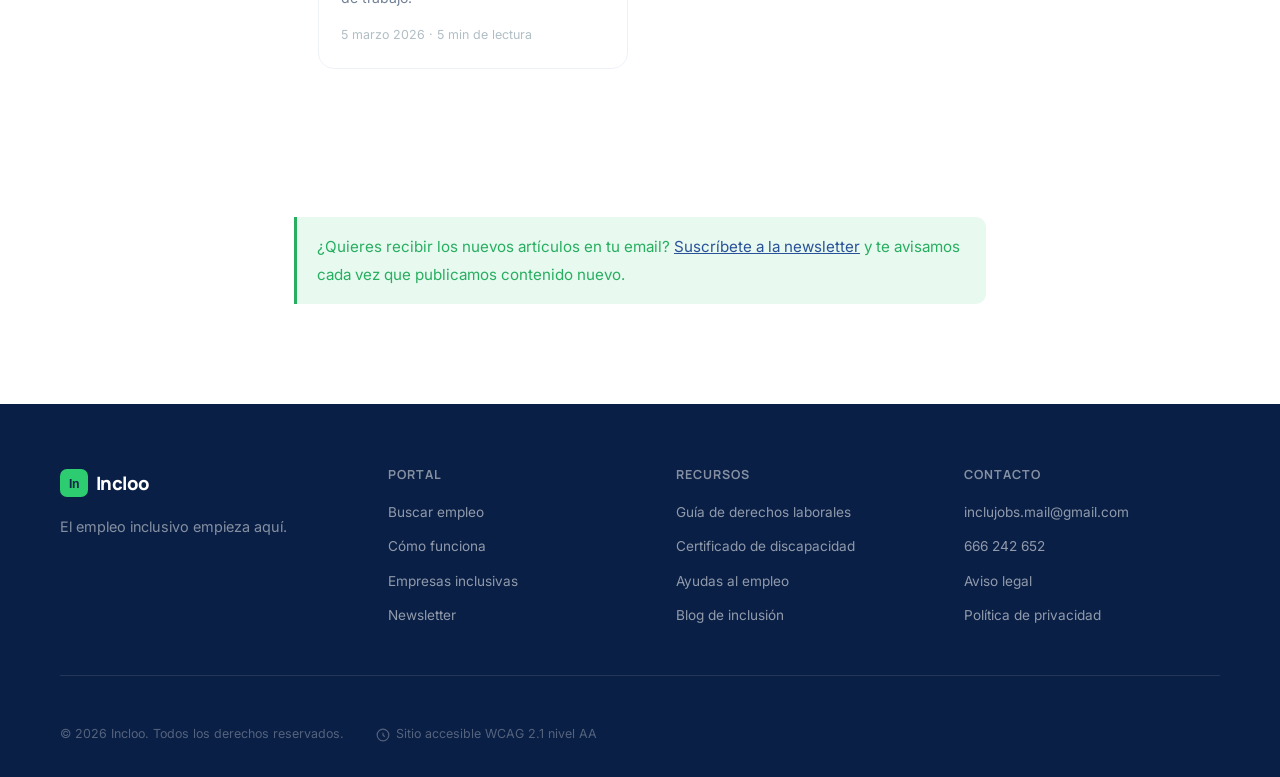
<file: blog.html>
﻿<!DOCTYPE html>
<html lang="es">
<head>
  <meta charset="UTF-8">
  <meta name="viewport" content="width=device-width, initial-scale=1.0">
  <title>Blog de Inclusión — Incloo</title>
  <meta name="description" content="Artículos, consejos y noticias sobre empleo inclusivo, discapacidad y accesibilidad laboral en España.">
  <link rel="preconnect" href="https://fonts.googleapis.com">
  <link rel="preconnect" href="https://fonts.gstatic.com" crossorigin>
  <link rel="stylesheet" href="https://fonts.googleapis.com/css2?family=Manrope:wght@400;500;600;700;800&family=Inter:wght@300;400;500;600&display=swap">
  <link rel="stylesheet" href="styles.css?v=20260522">
  <link rel="icon" href="data:image/svg+xml,<svg xmlns='http://www.w3.org/2000/svg' viewBox='0 0 32 32'><rect width='32' height='32' rx='8' fill='%231a3a6b'/><text x='50%25' y='55%25' dominant-baseline='middle' text-anchor='middle' font-size='18' fill='%232ecc71' font-family='sans-serif' font-weight='bold'>In</text></svg>">
</head>
<body>
<script id="ij-theme-init">(function(){var t=localStorage.getItem("ij-theme");var d=matchMedia("(prefers-color-scheme:dark)").matches;if(t==="dark"||(!t&&d))document.body.dataset.theme="dark";})()</script>

  <a class="skip-link" href="#main">Ir al contenido principal</a>

  <div class="a11y-toolbar" role="toolbar" aria-label="Herramientas de accesibilidad">
    <button type="button" class="a11y-btn" data-a11y="font-dec" aria-label="Reducir tamaño de fuente" title="Reducir fuente">A−</button>
    <button type="button" class="a11y-btn" data-a11y="font-inc" aria-label="Aumentar tamaño de fuente" title="Aumentar fuente">A+</button>
    <button type="button" class="a11y-btn" data-a11y="contrast" aria-label="Activar alto contraste" title="Alto contraste" aria-pressed="false">◑</button>
    <button type="button" class="a11y-btn" data-a11y="dark-mode" aria-label="Activar modo oscuro" title="Modo oscuro" aria-pressed="false">☾</button>
  </div>

  <header class="nav" role="banner">
    <div class="nav-inner">
      <a href="index.html" class="nav-logo" aria-label="Incloo — Ir a inicio">
        <svg width="32" height="32" viewBox="0 0 32 32" aria-hidden="true" focusable="false"><rect width="32" height="32" rx="8" fill="#1a3a6b"/><text x="50%" y="55%" dominant-baseline="middle" text-anchor="middle" font-size="14" fill="#2ecc71" font-family="sans-serif" font-weight="800">In</text></svg>
        <span>Incloo</span>
      </a>
      <nav aria-label="Navegación principal">
        <ul class="nav-links" role="list">
          <li><a href="index.html#empleos" class="nav-link">Empleos</a></li>
          <li><a href="index.html#como-funciona" class="nav-link">Cómo funciona</a></li>
          <li><a href="index.html#empresas" class="nav-link">Empresas</a></li>
          <li><a href="index.html#newsletter" class="nav-link">Newsletter</a></li>
        </ul>
      </nav>
      <a href="publicar-oferta.html" class="btn btn-primary nav-cta">Publicar oferta</a>
      <button type="button" class="nav-burger" aria-label="Abrir menú" aria-expanded="false" aria-controls="nav-mobile">
        <span class="burger-bar"></span><span class="burger-bar"></span><span class="burger-bar"></span>
      </button>
    </div>
    <div class="nav-mobile" id="nav-mobile" hidden aria-label="Menú móvil">
      <ul role="list">
        <li><a href="index.html#empleos" class="nav-link">Empleos</a></li>
        <li><a href="index.html#como-funciona" class="nav-link">Cómo funciona</a></li>
        <li><a href="index.html#empresas" class="nav-link">Empresas</a></li>
        <li><a href="index.html#newsletter" class="nav-link">Newsletter</a></li>
      </ul>
      <a href="publicar-oferta.html" class="btn btn-primary">Publicar oferta</a>
    </div>
  </header>

  <main id="main" tabindex="-1">

    <div class="page-header">
      <div class="container">
        <p class="page-eyebrow">Blog</p>
        <h1>Blog de Inclusión</h1>
        <p>Artículos, consejos y noticias sobre empleo inclusivo y discapacidad</p>
      </div>
    </div>

    <section class="prose" style="padding-bottom: 0;">
      <div class="blog-grid">

        <article class="blog-card">
          <div class="blog-card-img" aria-hidden="true" style="background: linear-gradient(135deg, #1a3a6b 0%, #2ecc71 100%);"></div>
          <div class="blog-card-body">
            <div class="blog-card-tags">
              <span class="blog-tag">Derechos</span>
              <span class="blog-tag">Consejos</span>
            </div>
            <h2 class="blog-card-title"><a href="derechos-laborales.html">Qué derechos tienes como trabajador con discapacidad en España</a></h2>
            <p class="blog-card-excerpt">La cuota de reserva, los ajustes razonables y la protección frente al despido son tres pilares que toda persona con discapacidad debería conocer antes de firmar un contrato.</p>
            <div class="blog-card-meta">
              <time datetime="2026-05-15">15 mayo 2026</time>
              <span>·</span>
              <span>5 min de lectura</span>
            </div>
          </div>
        </article>

        <article class="blog-card">
          <div class="blog-card-img" aria-hidden="true" style="background: linear-gradient(135deg, #0f2348 0%, #1a3a6b 100%);"></div>
          <div class="blog-card-body">
            <div class="blog-card-tags">
              <span class="blog-tag">Ayudas</span>
              <span class="blog-tag">Empresas</span>
            </div>
            <h2 class="blog-card-title"><a href="ayudas-empleo.html">Bonificaciones en la Seguridad Social: cuánto ahorra una empresa al contratar</a></h2>
            <p class="blog-card-excerpt">Las empresas que contratan a personas con discapacidad pueden ahorrarse entre 3.500 y 6.300 euros al año en cuotas. Te explicamos cómo funcionan y qué condiciones hay que cumplir.</p>
            <div class="blog-card-meta">
              <time datetime="2026-05-10">10 mayo 2026</time>
              <span>·</span>
              <span>7 min de lectura</span>
            </div>
          </div>
        </article>

        <article class="blog-card">
          <div class="blog-card-img" aria-hidden="true" style="background: linear-gradient(135deg, #2ecc71 0%, #1a9e55 100%);"></div>
          <div class="blog-card-body">
            <div class="blog-card-tags">
              <span class="blog-tag">Entrevista</span>
              <span class="blog-tag">Consejos</span>
            </div>
            <h2 class="blog-card-title"><a href="#">¿Cuándo y cómo comunicar la discapacidad en una entrevista de trabajo?</a></h2>
            <p class="blog-card-excerpt">No existe una respuesta única, pero sí criterios claros. Te ayudamos a decidir si comunicarlo antes, durante o después del proceso de selección, y cómo hacerlo de forma estratégica.</p>
            <div class="blog-card-meta">
              <time datetime="2026-05-03">3 mayo 2026</time>
              <span>·</span>
              <span>6 min de lectura</span>
            </div>
          </div>
        </article>

        <article class="blog-card">
          <div class="blog-card-img" aria-hidden="true" style="background: linear-gradient(135deg, #1a3a6b 0%, #0f2348 100%);"></div>
          <div class="blog-card-body">
            <div class="blog-card-tags">
              <span class="blog-tag">Teletrabajo</span>
              <span class="blog-tag">Derechos</span>
            </div>
            <h2 class="blog-card-title"><a href="#">Teletrabajo como ajuste razonable: lo que dice la ley y cómo pedirlo</a></h2>
            <p class="blog-card-excerpt">La Ley 10/2021 reconoce el derecho preferente al trabajo a distancia para personas con discapacidad. Explicamos qué requisitos hay que cumplir y cómo presentar la solicitud a tu empresa.</p>
            <div class="blog-card-meta">
              <time datetime="2026-04-22">22 abril 2026</time>
              <span>·</span>
              <span>5 min de lectura</span>
            </div>
          </div>
        </article>

        <article class="blog-card">
          <div class="blog-card-img" aria-hidden="true" style="background: linear-gradient(135deg, #2ecc71 0%, #1a3a6b 100%);"></div>
          <div class="blog-card-body">
            <div class="blog-card-tags">
              <span class="blog-tag">Centros Especiales</span>
              <span class="blog-tag">Empleo</span>
            </div>
            <h2 class="blog-card-title"><a href="#">Centros Especiales de Empleo: qué son y cómo pueden ser un trampolín hacia el empleo ordinario</a></h2>
            <p class="blog-card-excerpt">Los CEE ofrecen un entorno adaptado con apoyo continuo. Cada vez más se orientan a ser una puerta de entrada al mercado ordinario. Conoce cómo funciona esta transición.</p>
            <div class="blog-card-meta">
              <time datetime="2026-04-14">14 abril 2026</time>
              <span>·</span>
              <span>8 min de lectura</span>
            </div>
          </div>
        </article>

        <article class="blog-card">
          <div class="blog-card-img" aria-hidden="true" style="background: linear-gradient(135deg, #0f2348 0%, #2ecc71 100%);"></div>
          <div class="blog-card-body">
            <div class="blog-card-tags">
              <span class="blog-tag">Accesibilidad</span>
              <span class="blog-tag">Tecnología</span>
            </div>
            <h2 class="blog-card-title"><a href="#">Herramientas de accesibilidad que todo profesional debería conocer</a></h2>
            <p class="blog-card-excerpt">Lectores de pantalla, software de reconocimiento de voz, amplificadores de imagen y más: un repaso a las principales ayudas técnicas disponibles hoy, muchas de ellas gratuitas.</p>
            <div class="blog-card-meta">
              <time datetime="2026-04-07">7 abril 2026</time>
              <span>·</span>
              <span>6 min de lectura</span>
            </div>
          </div>
        </article>

        <article class="blog-card">
          <div class="blog-card-img" aria-hidden="true" style="background: linear-gradient(135deg, #1a3a6b 0%, #2ecc71 100%);"></div>
          <div class="blog-card-body">
            <div class="blog-card-tags">
              <span class="blog-tag">Oposiciones</span>
              <span class="blog-tag">Empleo público</span>
            </div>
            <h2 class="blog-card-title"><a href="#">Reserva del 7% en oposiciones: cómo acceder y qué adaptaciones puedes solicitar</a></h2>
            <p class="blog-card-excerpt">El turno de reserva en la Administración Pública está infrautilizado por falta de información. Te explicamos los requisitos, el procedimiento y los plazos habituales en las convocatorias estatales.</p>
            <div class="blog-card-meta">
              <time datetime="2026-03-28">28 marzo 2026</time>
              <span>·</span>
              <span>9 min de lectura</span>
            </div>
          </div>
        </article>

        <article class="blog-card">
          <div class="blog-card-img" aria-hidden="true" style="background: linear-gradient(135deg, #2ecc71 0%, #0f2348 100%);"></div>
          <div class="blog-card-body">
            <div class="blog-card-tags">
              <span class="blog-tag">Autónomos</span>
              <span class="blog-tag">Fiscalidad</span>
            </div>
            <h2 class="blog-card-title"><a href="#">Emprender con discapacidad: ventajas fiscales y cuota reducida para autónomos</a></h2>
            <p class="blog-card-excerpt">Si tienes reconocida una discapacidad del 33% o más y quieres emprender, tienes acceso a la tarifa plana reducida y a deducciones en el IRPF que pueden hacer tu proyecto más viable.</p>
            <div class="blog-card-meta">
              <time datetime="2026-03-17">17 marzo 2026</time>
              <span>·</span>
              <span>7 min de lectura</span>
            </div>
          </div>
        </article>

        <article class="blog-card">
          <div class="blog-card-img" aria-hidden="true" style="background: linear-gradient(135deg, #1a3a6b 0%, #1a9e55 100%);"></div>
          <div class="blog-card-body">
            <div class="blog-card-tags">
              <span class="blog-tag">Orientación</span>
              <span class="blog-tag">Formación</span>
            </div>
            <h2 class="blog-card-title"><a href="#">Inserta Empleo (Fundación ONCE): qué ofrece y cómo inscribirse gratis</a></h2>
            <p class="blog-card-excerpt">El programa de empleo de la Fundación ONCE está abierto a personas con cualquier tipo de discapacidad, no solo visual. Conoce todos sus servicios: orientación, formación y bolsa de trabajo.</p>
            <div class="blog-card-meta">
              <time datetime="2026-03-05">5 marzo 2026</time>
              <span>·</span>
              <span>5 min de lectura</span>
            </div>
          </div>
        </article>

      </div>
    </section>

    <div class="prose">
      <div class="callout--green callout">
        <p>¿Quieres recibir los nuevos artículos en tu email? <a href="index.html#newsletter">Suscríbete a la newsletter</a> y te avisamos cada vez que publicamos contenido nuevo.</p>
      </div>
    </div>

  </main>

  <footer class="footer" role="contentinfo">
    <div class="container">
      <div class="footer-top">
        <div class="footer-brand">
          <a href="index.html" class="nav-logo" aria-label="Incloo inicio">
            <svg width="28" height="28" viewBox="0 0 32 32" aria-hidden="true"><rect width="32" height="32" rx="8" fill="#2ecc71"/><text x="50%" y="55%" dominant-baseline="middle" text-anchor="middle" font-size="14" fill="#0f2348" font-family="sans-serif" font-weight="800">In</text></svg>
            <span style="color:#fff">Incloo</span>
          </a>
          <p class="footer-tagline">El empleo inclusivo empieza aquí.</p>
        </div>
        <nav class="footer-nav" aria-label="Navegación del pie de página">
          <div class="footer-col">
            <h3>Portal</h3>
            <ul role="list">
              <li><a href="index.html#empleos">Buscar empleo</a></li>
              <li><a href="index.html#como-funciona">Cómo funciona</a></li>
              <li><a href="index.html#empresas">Empresas inclusivas</a></li>
              <li><a href="index.html#newsletter">Newsletter</a></li>
            </ul>
          </div>
          <div class="footer-col">
            <h3>Recursos</h3>
            <ul role="list">
              <li><a href="derechos-laborales.html">Guía de derechos laborales</a></li>
              <li><a href="certificado-discapacidad.html">Certificado de discapacidad</a></li>
              <li><a href="ayudas-empleo.html">Ayudas al empleo</a></li>
              <li><a href="blog.html">Blog de inclusión</a></li>
            </ul>
          </div>
          <div class="footer-col">
            <h3>Contacto</h3>
            <ul role="list">
              <li><a href="mailto:inclujobs.mail@gmail.com">inclujobs.mail@gmail.com</a></li>
              <li><a href="tel:+34666242652">666 242 652</a></li>
              <li><a href="aviso-legal.html">Aviso legal</a></li>
              <li><a href="privacidad.html">Política de privacidad</a></li>
            </ul>
          </div>
        </nav>
      </div>
      <div class="footer-bottom">
        <p>© 2026 Incloo. Todos los derechos reservados.</p>
        <p class="footer-a11y">
          <svg width="14" height="14" viewBox="0 0 24 24" fill="none" stroke="currentColor" stroke-width="2" aria-hidden="true"><circle cx="12" cy="12" r="10"/><path d="M12 8v4l3 3"/></svg>
          Sitio accesible WCAG 2.1 nivel AA
        </p>
      </div>
    </div>
  </footer>

  <script defer src="lib/gsap.min.js?v=20260521"></script>
  <script defer src="lib/ScrollTrigger.min.js?v=20260521"></script>
  <script defer src="lib/manifest.js?v=20260522"></script>
  <script defer src="main.js?v=20260522"></script>
</body>
</html>
</file>
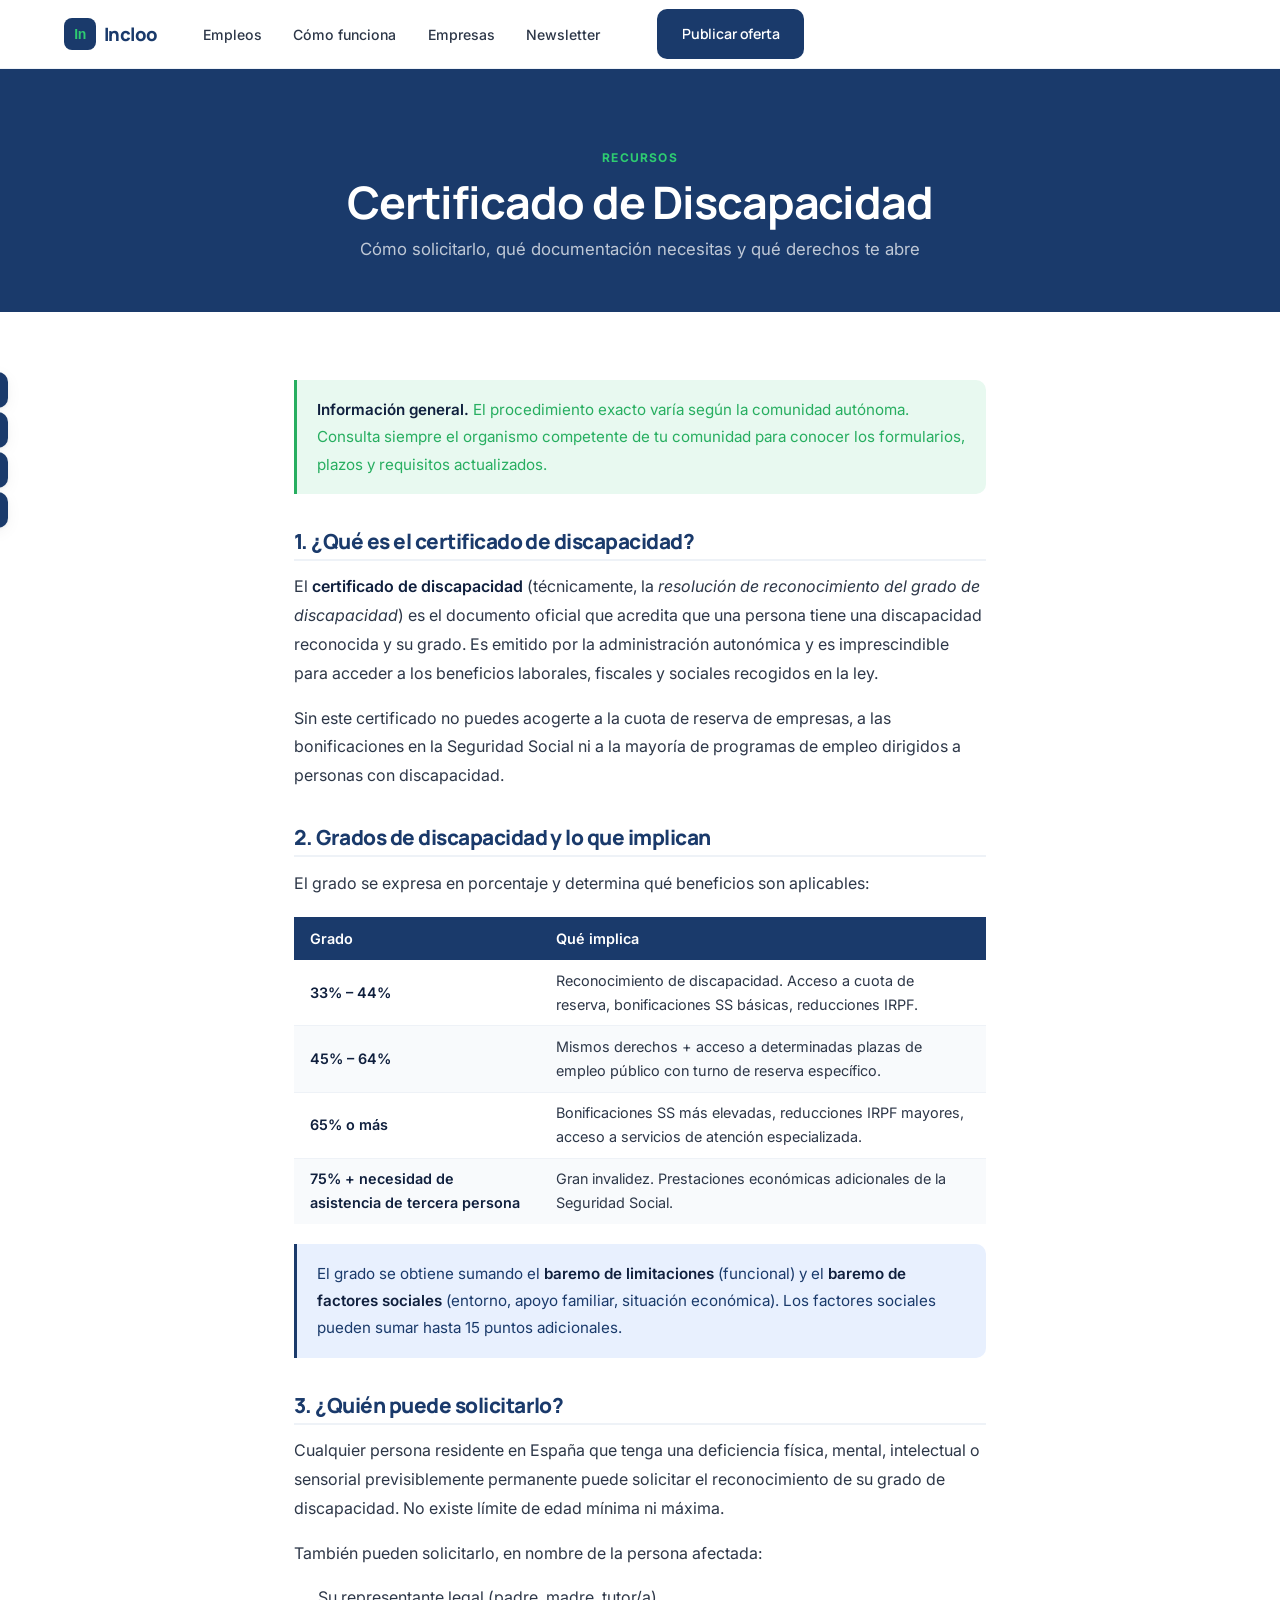
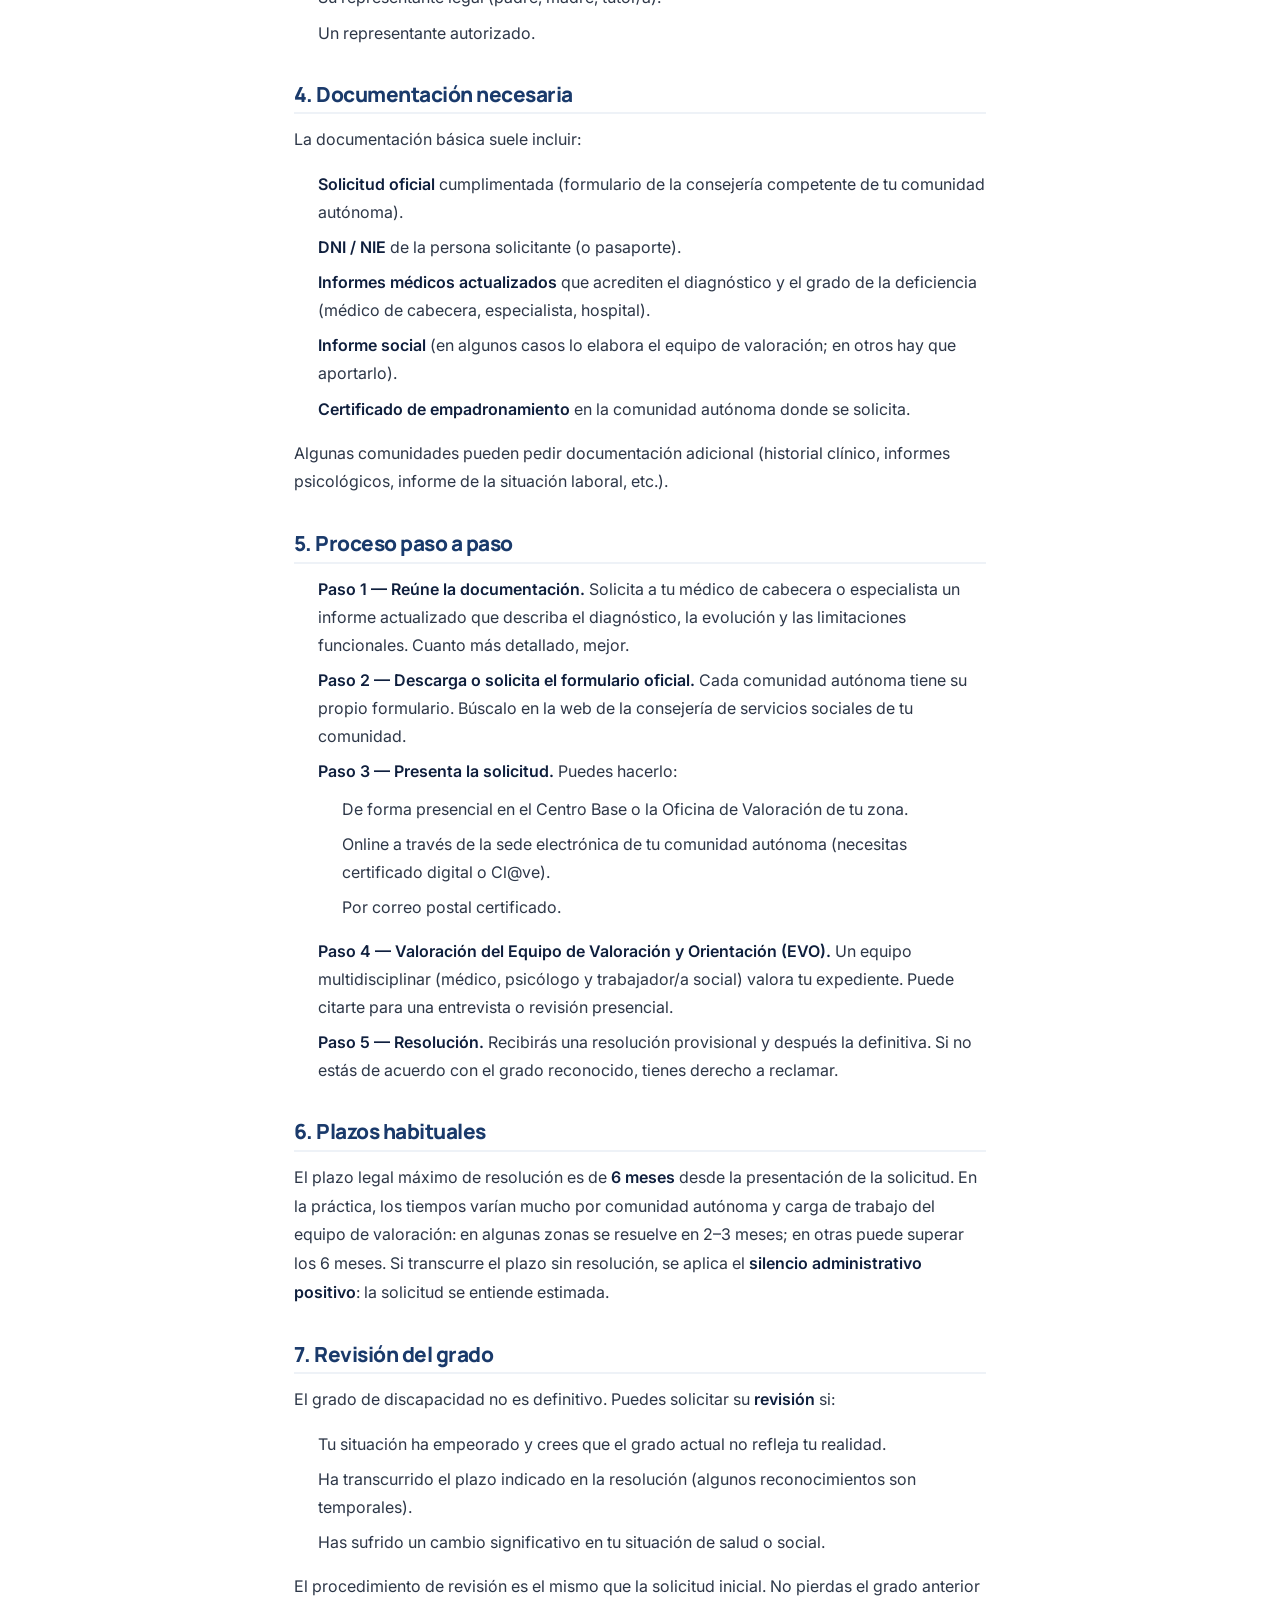
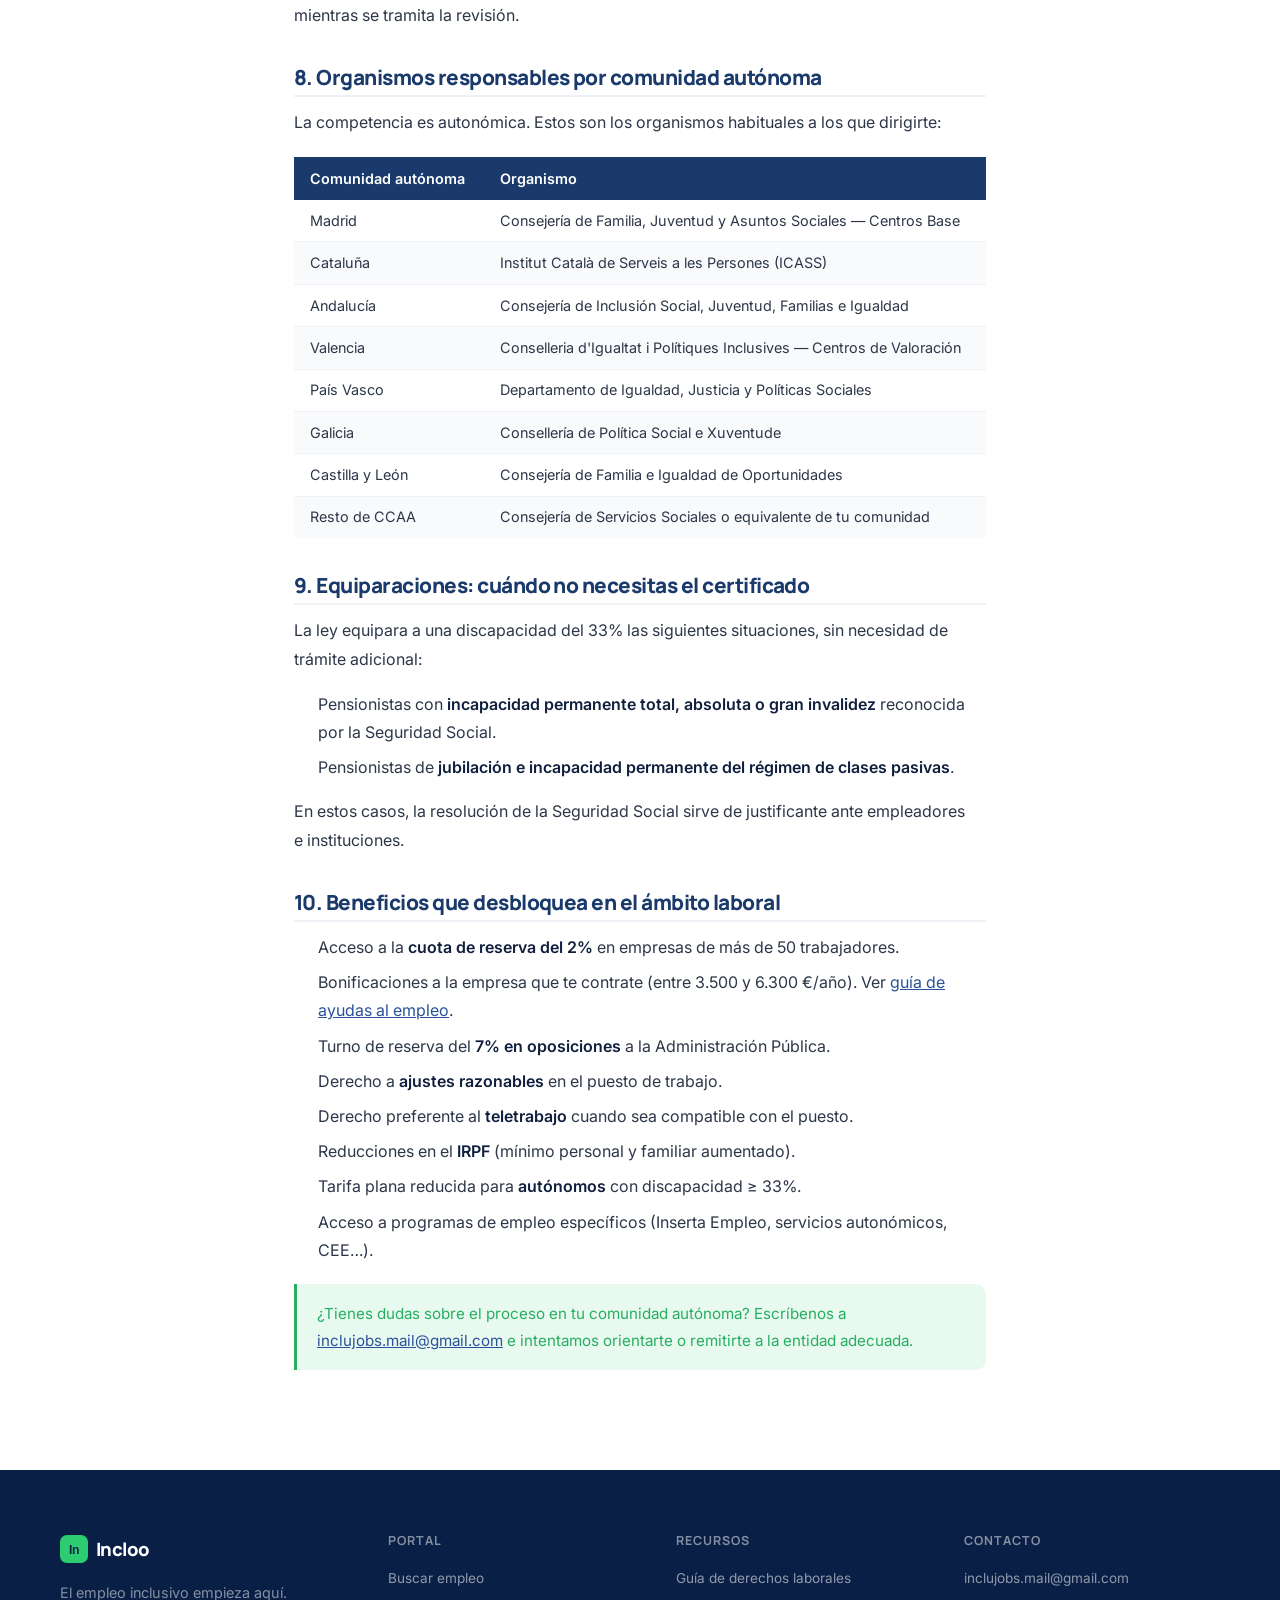
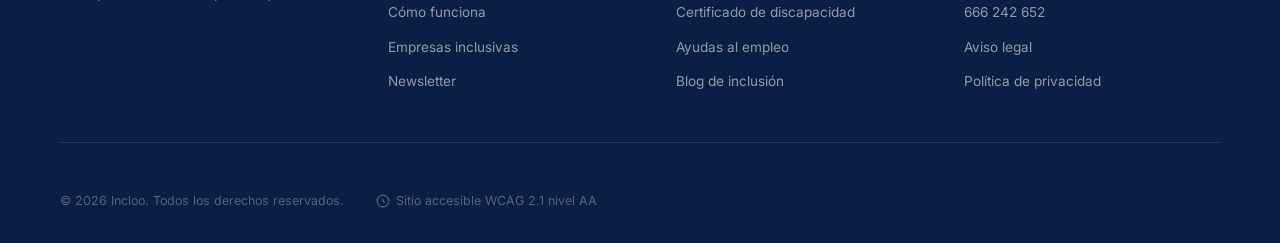
<file: certificado-discapacidad.html>
﻿<!DOCTYPE html>
<html lang="es">
<head>
  <meta charset="UTF-8">
  <meta name="viewport" content="width=device-width, initial-scale=1.0">
  <title>Certificado de Discapacidad en España — Incloo</title>
  <meta name="description" content="Cómo solicitar el certificado de discapacidad en España: documentación necesaria, proceso, plazos y qué beneficios laborales desbloquea.">
  <link rel="preconnect" href="https://fonts.googleapis.com">
  <link rel="preconnect" href="https://fonts.gstatic.com" crossorigin>
  <link rel="stylesheet" href="https://fonts.googleapis.com/css2?family=Manrope:wght@400;500;600;700;800&family=Inter:wght@300;400;500;600&display=swap">
  <link rel="stylesheet" href="styles.css?v=20260522">
  <link rel="icon" href="data:image/svg+xml,<svg xmlns='http://www.w3.org/2000/svg' viewBox='0 0 32 32'><rect width='32' height='32' rx='8' fill='%231a3a6b'/><text x='50%25' y='55%25' dominant-baseline='middle' text-anchor='middle' font-size='18' fill='%232ecc71' font-family='sans-serif' font-weight='bold'>In</text></svg>">
</head>
<body>
<script id="ij-theme-init">(function(){var t=localStorage.getItem("ij-theme");var d=matchMedia("(prefers-color-scheme:dark)").matches;if(t==="dark"||(!t&&d))document.body.dataset.theme="dark";})()</script>

  <a class="skip-link" href="#main">Ir al contenido principal</a>

  <div class="a11y-toolbar" role="toolbar" aria-label="Herramientas de accesibilidad">
    <button type="button" class="a11y-btn" data-a11y="font-dec" aria-label="Reducir tamaño de fuente" title="Reducir fuente">A−</button>
    <button type="button" class="a11y-btn" data-a11y="font-inc" aria-label="Aumentar tamaño de fuente" title="Aumentar fuente">A+</button>
    <button type="button" class="a11y-btn" data-a11y="contrast" aria-label="Activar alto contraste" title="Alto contraste" aria-pressed="false">◑</button>
    <button type="button" class="a11y-btn" data-a11y="dark-mode" aria-label="Activar modo oscuro" title="Modo oscuro" aria-pressed="false">☾</button>
  </div>

  <header class="nav" role="banner">
    <div class="nav-inner">
      <a href="index.html" class="nav-logo" aria-label="Incloo — Ir a inicio">
        <svg width="32" height="32" viewBox="0 0 32 32" aria-hidden="true" focusable="false"><rect width="32" height="32" rx="8" fill="#1a3a6b"/><text x="50%" y="55%" dominant-baseline="middle" text-anchor="middle" font-size="14" fill="#2ecc71" font-family="sans-serif" font-weight="800">In</text></svg>
        <span>Incloo</span>
      </a>
      <nav aria-label="Navegación principal">
        <ul class="nav-links" role="list">
          <li><a href="index.html#empleos" class="nav-link">Empleos</a></li>
          <li><a href="index.html#como-funciona" class="nav-link">Cómo funciona</a></li>
          <li><a href="index.html#empresas" class="nav-link">Empresas</a></li>
          <li><a href="index.html#newsletter" class="nav-link">Newsletter</a></li>
        </ul>
      </nav>
      <a href="publicar-oferta.html" class="btn btn-primary nav-cta">Publicar oferta</a>
      <button type="button" class="nav-burger" aria-label="Abrir menú" aria-expanded="false" aria-controls="nav-mobile">
        <span class="burger-bar"></span><span class="burger-bar"></span><span class="burger-bar"></span>
      </button>
    </div>
    <div class="nav-mobile" id="nav-mobile" hidden aria-label="Menú móvil">
      <ul role="list">
        <li><a href="index.html#empleos" class="nav-link">Empleos</a></li>
        <li><a href="index.html#como-funciona" class="nav-link">Cómo funciona</a></li>
        <li><a href="index.html#empresas" class="nav-link">Empresas</a></li>
        <li><a href="index.html#newsletter" class="nav-link">Newsletter</a></li>
      </ul>
      <a href="publicar-oferta.html" class="btn btn-primary">Publicar oferta</a>
    </div>
  </header>

  <main id="main" tabindex="-1">

    <div class="page-header">
      <div class="container">
        <p class="page-eyebrow">Recursos</p>
        <h1>Certificado de Discapacidad</h1>
        <p>Cómo solicitarlo, qué documentación necesitas y qué derechos te abre</p>
      </div>
    </div>

    <article class="prose">

      <div class="callout--green callout">
        <p><strong>Información general.</strong> El procedimiento exacto varía según la comunidad autónoma. Consulta siempre el organismo competente de tu comunidad para conocer los formularios, plazos y requisitos actualizados.</p>
      </div>

      <h2>1. ¿Qué es el certificado de discapacidad?</h2>
      <p>El <strong>certificado de discapacidad</strong> (técnicamente, la <em>resolución de reconocimiento del grado de discapacidad</em>) es el documento oficial que acredita que una persona tiene una discapacidad reconocida y su grado. Es emitido por la administración autonómica y es imprescindible para acceder a los beneficios laborales, fiscales y sociales recogidos en la ley.</p>
      <p>Sin este certificado no puedes acogerte a la cuota de reserva de empresas, a las bonificaciones en la Seguridad Social ni a la mayoría de programas de empleo dirigidos a personas con discapacidad.</p>

      <h2>2. Grados de discapacidad y lo que implican</h2>
      <p>El grado se expresa en porcentaje y determina qué beneficios son aplicables:</p>

      <table>
        <thead>
          <tr><th>Grado</th><th>Qué implica</th></tr>
        </thead>
        <tbody>
          <tr>
            <td><strong>33% – 44%</strong></td>
            <td>Reconocimiento de discapacidad. Acceso a cuota de reserva, bonificaciones SS básicas, reducciones IRPF.</td>
          </tr>
          <tr>
            <td><strong>45% – 64%</strong></td>
            <td>Mismos derechos + acceso a determinadas plazas de empleo público con turno de reserva específico.</td>
          </tr>
          <tr>
            <td><strong>65% o más</strong></td>
            <td>Bonificaciones SS más elevadas, reducciones IRPF mayores, acceso a servicios de atención especializada.</td>
          </tr>
          <tr>
            <td><strong>75% + necesidad de asistencia de tercera persona</strong></td>
            <td>Gran invalidez. Prestaciones económicas adicionales de la Seguridad Social.</td>
          </tr>
        </tbody>
      </table>

      <div class="callout">
        <p>El grado se obtiene sumando el <strong>baremo de limitaciones</strong> (funcional) y el <strong>baremo de factores sociales</strong> (entorno, apoyo familiar, situación económica). Los factores sociales pueden sumar hasta 15 puntos adicionales.</p>
      </div>

      <h2>3. ¿Quién puede solicitarlo?</h2>
      <p>Cualquier persona residente en España que tenga una deficiencia física, mental, intelectual o sensorial previsiblemente permanente puede solicitar el reconocimiento de su grado de discapacidad. No existe límite de edad mínima ni máxima.</p>
      <p>También pueden solicitarlo, en nombre de la persona afectada:</p>
      <ul>
        <li>Su representante legal (padre, madre, tutor/a).</li>
        <li>Un representante autorizado.</li>
      </ul>

      <h2>4. Documentación necesaria</h2>
      <p>La documentación básica suele incluir:</p>
      <ul>
        <li><strong>Solicitud oficial</strong> cumplimentada (formulario de la consejería competente de tu comunidad autónoma).</li>
        <li><strong>DNI / NIE</strong> de la persona solicitante (o pasaporte).</li>
        <li><strong>Informes médicos actualizados</strong> que acrediten el diagnóstico y el grado de la deficiencia (médico de cabecera, especialista, hospital).</li>
        <li><strong>Informe social</strong> (en algunos casos lo elabora el equipo de valoración; en otros hay que aportarlo).</li>
        <li><strong>Certificado de empadronamiento</strong> en la comunidad autónoma donde se solicita.</li>
      </ul>
      <p>Algunas comunidades pueden pedir documentación adicional (historial clínico, informes psicológicos, informe de la situación laboral, etc.).</p>

      <h2>5. Proceso paso a paso</h2>
      <ul>
        <li><strong>Paso 1 — Reúne la documentación.</strong> Solicita a tu médico de cabecera o especialista un informe actualizado que describa el diagnóstico, la evolución y las limitaciones funcionales. Cuanto más detallado, mejor.</li>
        <li><strong>Paso 2 — Descarga o solicita el formulario oficial.</strong> Cada comunidad autónoma tiene su propio formulario. Búscalo en la web de la consejería de servicios sociales de tu comunidad.</li>
        <li><strong>Paso 3 — Presenta la solicitud.</strong> Puedes hacerlo:
          <ul>
            <li>De forma presencial en el Centro Base o la Oficina de Valoración de tu zona.</li>
            <li>Online a través de la sede electrónica de tu comunidad autónoma (necesitas certificado digital o Cl@ve).</li>
            <li>Por correo postal certificado.</li>
          </ul>
        </li>
        <li><strong>Paso 4 — Valoración del Equipo de Valoración y Orientación (EVO).</strong> Un equipo multidisciplinar (médico, psicólogo y trabajador/a social) valora tu expediente. Puede citarte para una entrevista o revisión presencial.</li>
        <li><strong>Paso 5 — Resolución.</strong> Recibirás una resolución provisional y después la definitiva. Si no estás de acuerdo con el grado reconocido, tienes derecho a reclamar.</li>
      </ul>

      <h2>6. Plazos habituales</h2>
      <p>El plazo legal máximo de resolución es de <strong>6 meses</strong> desde la presentación de la solicitud. En la práctica, los tiempos varían mucho por comunidad autónoma y carga de trabajo del equipo de valoración: en algunas zonas se resuelve en 2–3 meses; en otras puede superar los 6 meses. Si transcurre el plazo sin resolución, se aplica el <strong>silencio administrativo positivo</strong>: la solicitud se entiende estimada.</p>

      <h2>7. Revisión del grado</h2>
      <p>El grado de discapacidad no es definitivo. Puedes solicitar su <strong>revisión</strong> si:</p>
      <ul>
        <li>Tu situación ha empeorado y crees que el grado actual no refleja tu realidad.</li>
        <li>Ha transcurrido el plazo indicado en la resolución (algunos reconocimientos son temporales).</li>
        <li>Has sufrido un cambio significativo en tu situación de salud o social.</li>
      </ul>
      <p>El procedimiento de revisión es el mismo que la solicitud inicial. No pierdas el grado anterior mientras se tramita la revisión.</p>

      <h2>8. Organismos responsables por comunidad autónoma</h2>
      <p>La competencia es autonómica. Estos son los organismos habituales a los que dirigirte:</p>

      <table>
        <thead>
          <tr><th>Comunidad autónoma</th><th>Organismo</th></tr>
        </thead>
        <tbody>
          <tr><td>Madrid</td><td>Consejería de Familia, Juventud y Asuntos Sociales — Centros Base</td></tr>
          <tr><td>Cataluña</td><td>Institut Català de Serveis a les Persones (ICASS)</td></tr>
          <tr><td>Andalucía</td><td>Consejería de Inclusión Social, Juventud, Familias e Igualdad</td></tr>
          <tr><td>Valencia</td><td>Conselleria d'Igualtat i Polítiques Inclusives — Centros de Valoración</td></tr>
          <tr><td>País Vasco</td><td>Departamento de Igualdad, Justicia y Políticas Sociales</td></tr>
          <tr><td>Galicia</td><td>Consellería de Política Social e Xuventude</td></tr>
          <tr><td>Castilla y León</td><td>Consejería de Familia e Igualdad de Oportunidades</td></tr>
          <tr><td>Resto de CCAA</td><td>Consejería de Servicios Sociales o equivalente de tu comunidad</td></tr>
        </tbody>
      </table>

      <h2>9. Equiparaciones: cuándo no necesitas el certificado</h2>
      <p>La ley equipara a una discapacidad del 33% las siguientes situaciones, sin necesidad de trámite adicional:</p>
      <ul>
        <li>Pensionistas con <strong>incapacidad permanente total, absoluta o gran invalidez</strong> reconocida por la Seguridad Social.</li>
        <li>Pensionistas de <strong>jubilación e incapacidad permanente del régimen de clases pasivas</strong>.</li>
      </ul>
      <p>En estos casos, la resolución de la Seguridad Social sirve de justificante ante empleadores e instituciones.</p>

      <h2>10. Beneficios que desbloquea en el ámbito laboral</h2>
      <ul>
        <li>Acceso a la <strong>cuota de reserva del 2%</strong> en empresas de más de 50 trabajadores.</li>
        <li>Bonificaciones a la empresa que te contrate (entre 3.500 y 6.300 €/año). Ver <a href="ayudas-empleo.html">guía de ayudas al empleo</a>.</li>
        <li>Turno de reserva del <strong>7% en oposiciones</strong> a la Administración Pública.</li>
        <li>Derecho a <strong>ajustes razonables</strong> en el puesto de trabajo.</li>
        <li>Derecho preferente al <strong>teletrabajo</strong> cuando sea compatible con el puesto.</li>
        <li>Reducciones en el <strong>IRPF</strong> (mínimo personal y familiar aumentado).</li>
        <li>Tarifa plana reducida para <strong>autónomos</strong> con discapacidad ≥ 33%.</li>
        <li>Acceso a programas de empleo específicos (Inserta Empleo, servicios autonómicos, CEE…).</li>
      </ul>

      <div class="callout--green callout">
        <p>¿Tienes dudas sobre el proceso en tu comunidad autónoma? Escríbenos a <a href="mailto:inclujobs.mail@gmail.com">inclujobs.mail@gmail.com</a> e intentamos orientarte o remitirte a la entidad adecuada.</p>
      </div>

    </article>

  </main>

  <footer class="footer" role="contentinfo">
    <div class="container">
      <div class="footer-top">
        <div class="footer-brand">
          <a href="index.html" class="nav-logo" aria-label="Incloo inicio">
            <svg width="28" height="28" viewBox="0 0 32 32" aria-hidden="true"><rect width="32" height="32" rx="8" fill="#2ecc71"/><text x="50%" y="55%" dominant-baseline="middle" text-anchor="middle" font-size="14" fill="#0f2348" font-family="sans-serif" font-weight="800">In</text></svg>
            <span style="color:#fff">Incloo</span>
          </a>
          <p class="footer-tagline">El empleo inclusivo empieza aquí.</p>
        </div>
        <nav class="footer-nav" aria-label="Navegación del pie de página">
          <div class="footer-col">
            <h3>Portal</h3>
            <ul role="list">
              <li><a href="index.html#empleos">Buscar empleo</a></li>
              <li><a href="index.html#como-funciona">Cómo funciona</a></li>
              <li><a href="index.html#empresas">Empresas inclusivas</a></li>
              <li><a href="index.html#newsletter">Newsletter</a></li>
            </ul>
          </div>
          <div class="footer-col">
            <h3>Recursos</h3>
            <ul role="list">
              <li><a href="derechos-laborales.html">Guía de derechos laborales</a></li>
              <li><a href="certificado-discapacidad.html">Certificado de discapacidad</a></li>
              <li><a href="ayudas-empleo.html">Ayudas al empleo</a></li>
              <li><a href="blog.html">Blog de inclusión</a></li>
            </ul>
          </div>
          <div class="footer-col">
            <h3>Contacto</h3>
            <ul role="list">
              <li><a href="mailto:inclujobs.mail@gmail.com">inclujobs.mail@gmail.com</a></li>
              <li><a href="tel:+34666242652">666 242 652</a></li>
              <li><a href="aviso-legal.html">Aviso legal</a></li>
              <li><a href="privacidad.html">Política de privacidad</a></li>
            </ul>
          </div>
        </nav>
      </div>
      <div class="footer-bottom">
        <p>© 2026 Incloo. Todos los derechos reservados.</p>
        <p class="footer-a11y">
          <svg width="14" height="14" viewBox="0 0 24 24" fill="none" stroke="currentColor" stroke-width="2" aria-hidden="true"><circle cx="12" cy="12" r="10"/><path d="M12 8v4l3 3"/></svg>
          Sitio accesible WCAG 2.1 nivel AA
        </p>
      </div>
    </div>
  </footer>

  <script defer src="lib/gsap.min.js?v=20260521"></script>
  <script defer src="lib/ScrollTrigger.min.js?v=20260521"></script>
  <script defer src="lib/manifest.js?v=20260522"></script>
  <script defer src="main.js?v=20260522"></script>
</body>
</html>
</file>
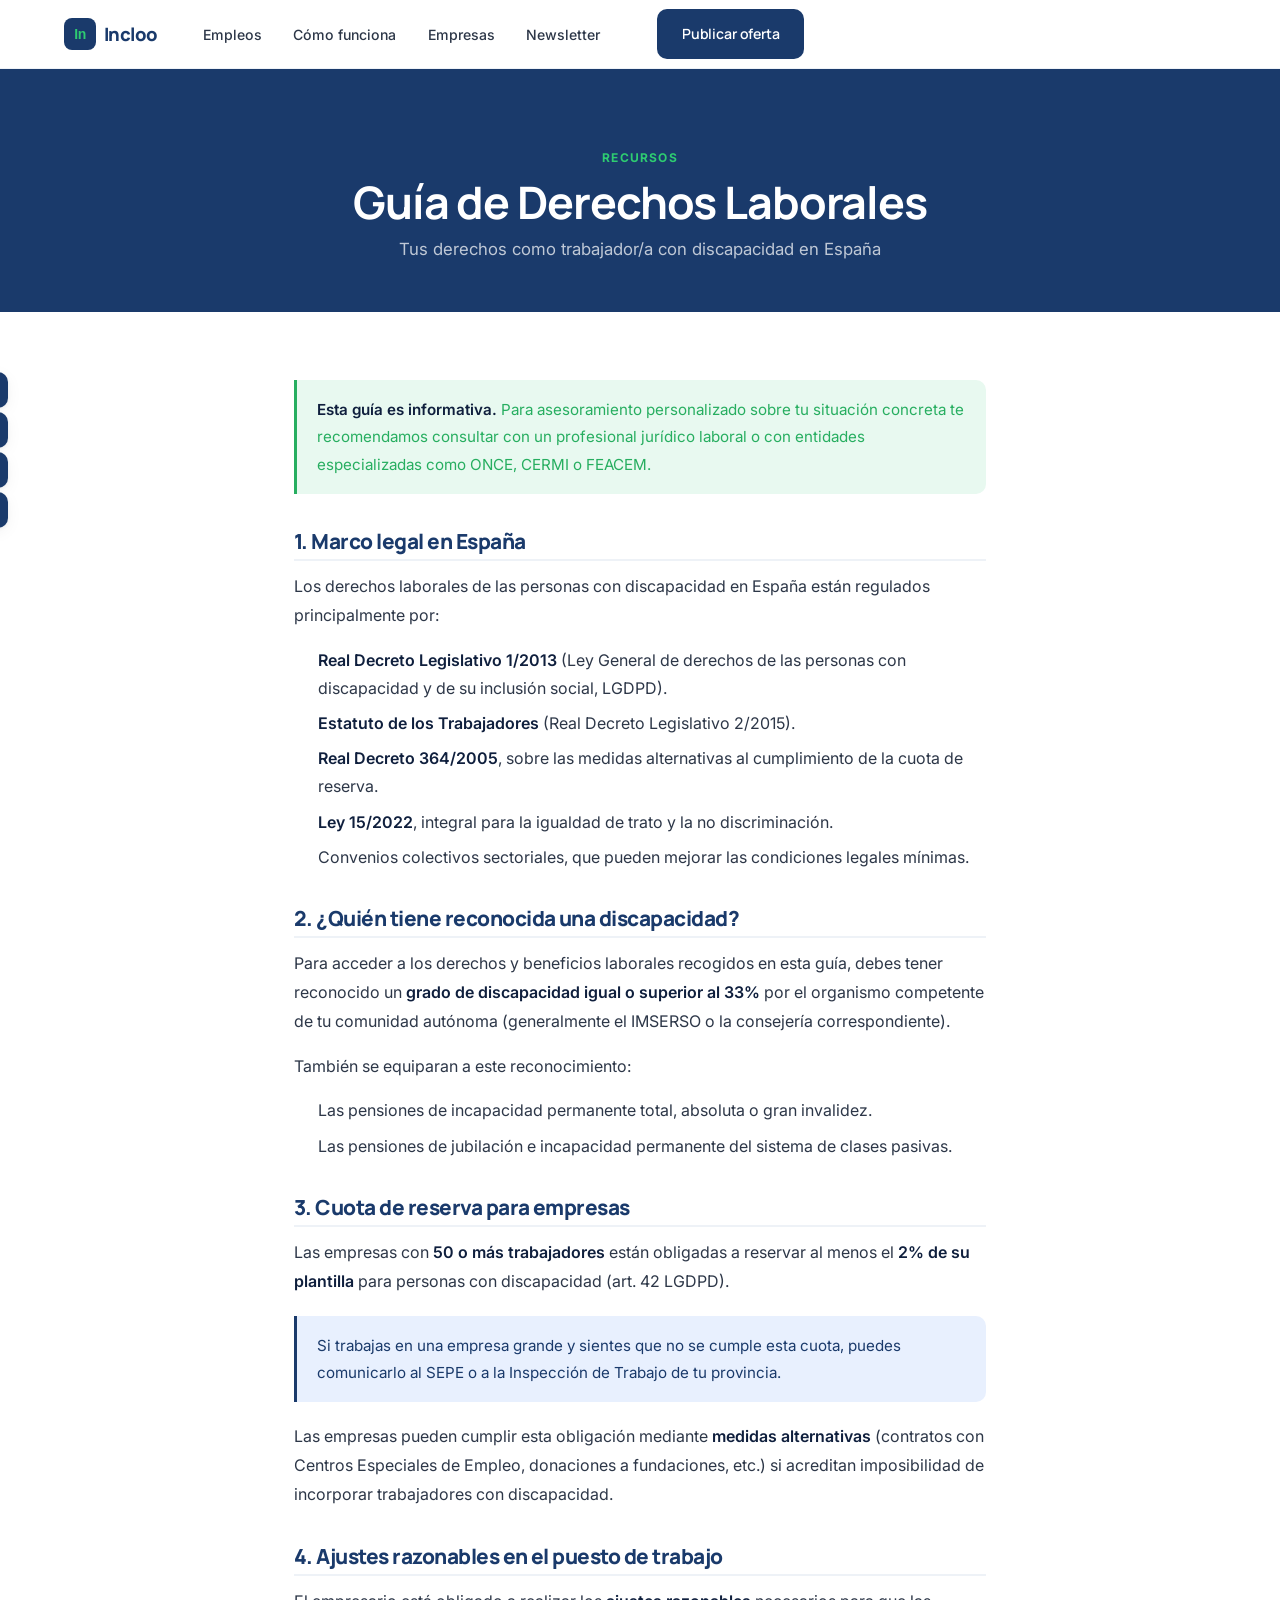
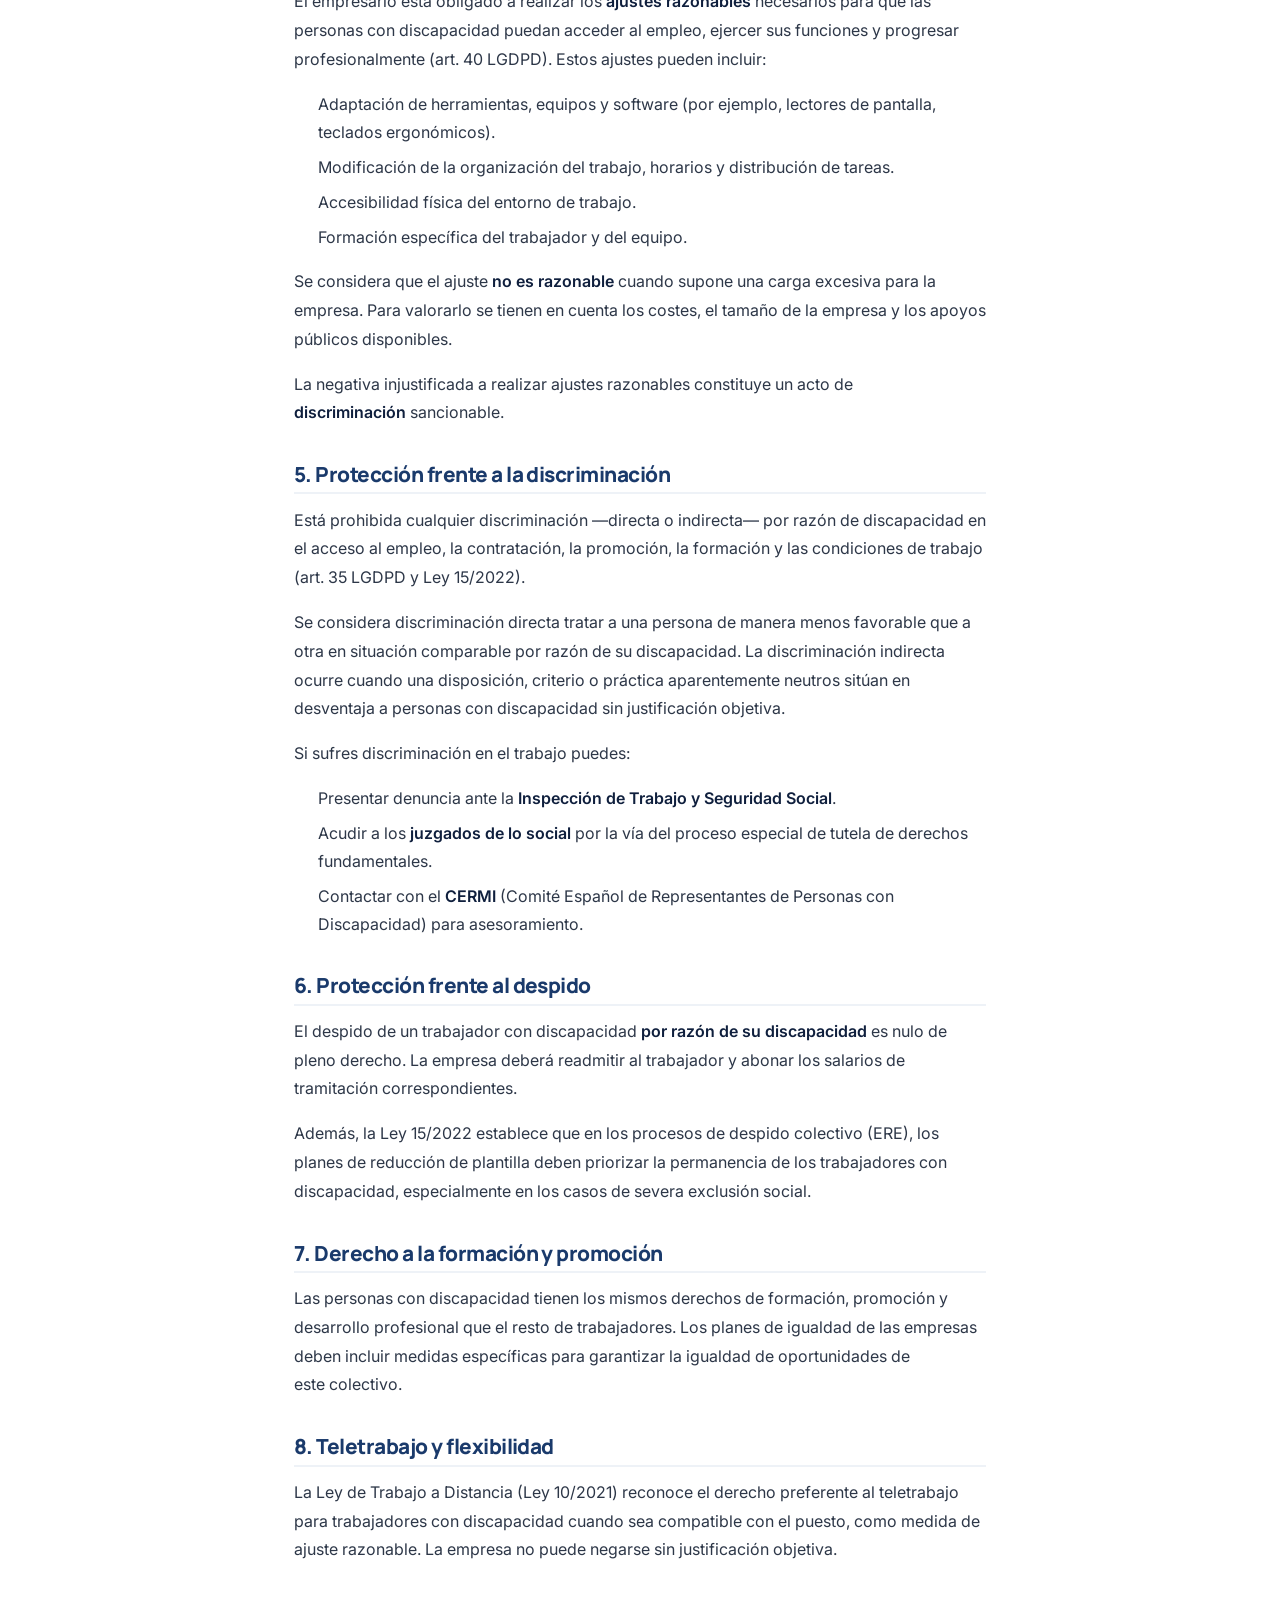
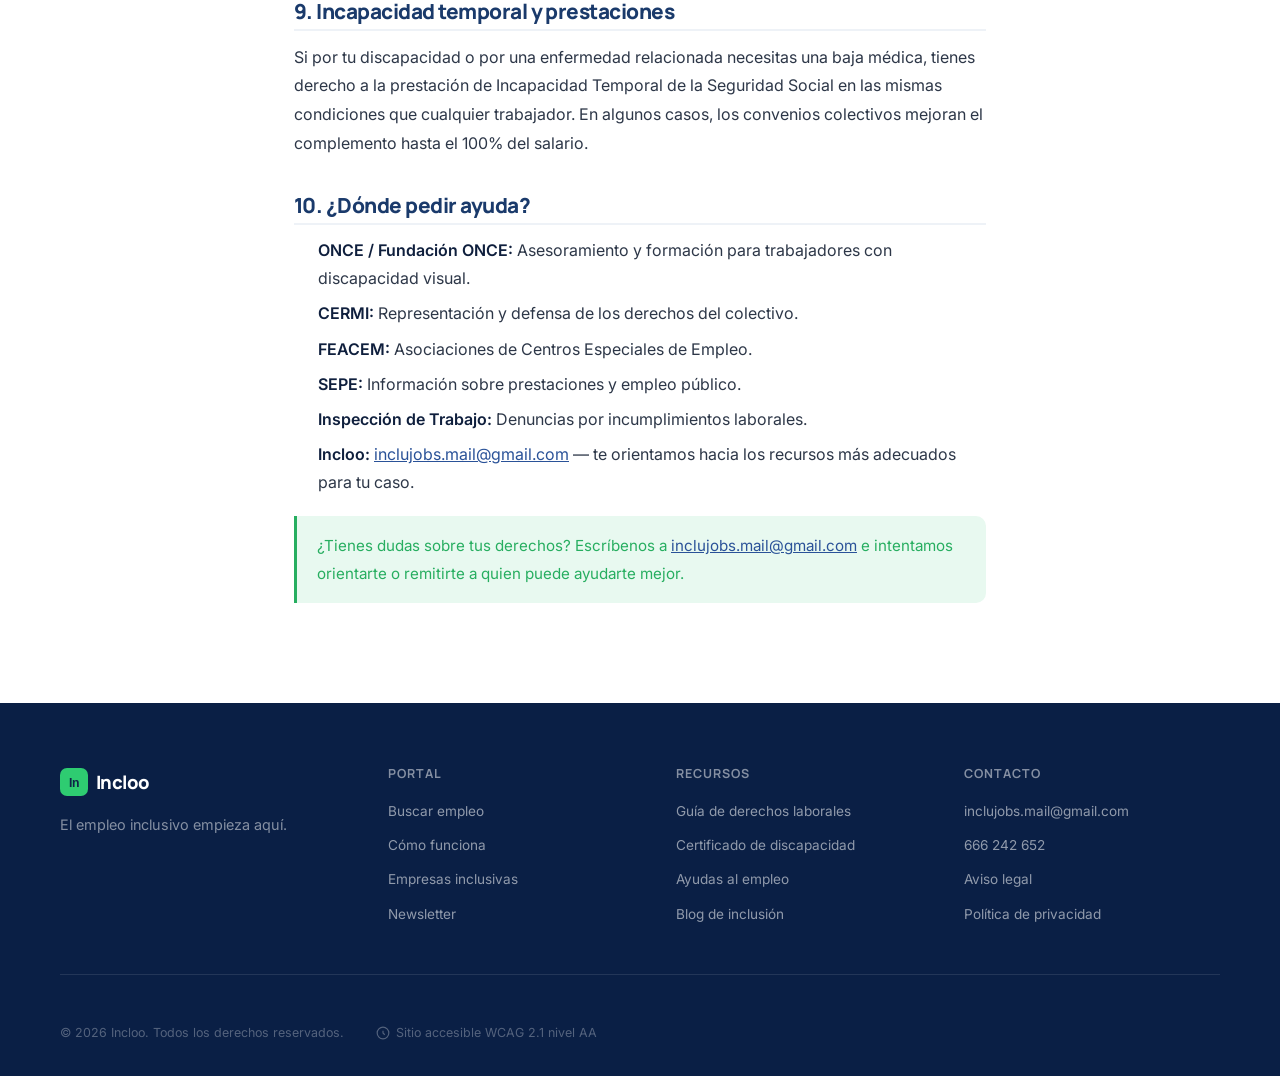
<file: derechos-laborales.html>
﻿<!DOCTYPE html>
<html lang="es">
<head>
  <meta charset="UTF-8">
  <meta name="viewport" content="width=device-width, initial-scale=1.0">
  <title>Guía de Derechos Laborales — Incloo</title>
  <meta name="description" content="Guía completa de derechos laborales para personas con discapacidad en España: cuota de reserva, ajustes razonables, protección contra el despido y más.">
  <link rel="preconnect" href="https://fonts.googleapis.com">
  <link rel="preconnect" href="https://fonts.gstatic.com" crossorigin>
  <link rel="stylesheet" href="https://fonts.googleapis.com/css2?family=Manrope:wght@400;500;600;700;800&family=Inter:wght@300;400;500;600&display=swap">
  <link rel="stylesheet" href="styles.css?v=20260522">
  <link rel="icon" href="data:image/svg+xml,<svg xmlns='http://www.w3.org/2000/svg' viewBox='0 0 32 32'><rect width='32' height='32' rx='8' fill='%231a3a6b'/><text x='50%25' y='55%25' dominant-baseline='middle' text-anchor='middle' font-size='18' fill='%232ecc71' font-family='sans-serif' font-weight='bold'>In</text></svg>">
</head>
<body>
<script id="ij-theme-init">(function(){var t=localStorage.getItem("ij-theme");var d=matchMedia("(prefers-color-scheme:dark)").matches;if(t==="dark"||(!t&&d))document.body.dataset.theme="dark";})()</script>

  <a class="skip-link" href="#main">Ir al contenido principal</a>

  <div class="a11y-toolbar" role="toolbar" aria-label="Herramientas de accesibilidad">
    <button type="button" class="a11y-btn" data-a11y="font-dec" aria-label="Reducir tamaño de fuente" title="Reducir fuente">A−</button>
    <button type="button" class="a11y-btn" data-a11y="font-inc" aria-label="Aumentar tamaño de fuente" title="Aumentar fuente">A+</button>
    <button type="button" class="a11y-btn" data-a11y="contrast" aria-label="Activar alto contraste" title="Alto contraste" aria-pressed="false">◑</button>
    <button type="button" class="a11y-btn" data-a11y="dark-mode" aria-label="Activar modo oscuro" title="Modo oscuro" aria-pressed="false">☾</button>
  </div>

  <header class="nav" role="banner">
    <div class="nav-inner">
      <a href="index.html" class="nav-logo" aria-label="Incloo — Ir a inicio">
        <svg width="32" height="32" viewBox="0 0 32 32" aria-hidden="true" focusable="false"><rect width="32" height="32" rx="8" fill="#1a3a6b"/><text x="50%" y="55%" dominant-baseline="middle" text-anchor="middle" font-size="14" fill="#2ecc71" font-family="sans-serif" font-weight="800">In</text></svg>
        <span>Incloo</span>
      </a>
      <nav aria-label="Navegación principal">
        <ul class="nav-links" role="list">
          <li><a href="index.html#empleos" class="nav-link">Empleos</a></li>
          <li><a href="index.html#como-funciona" class="nav-link">Cómo funciona</a></li>
          <li><a href="index.html#empresas" class="nav-link">Empresas</a></li>
          <li><a href="index.html#newsletter" class="nav-link">Newsletter</a></li>
        </ul>
      </nav>
      <a href="publicar-oferta.html" class="btn btn-primary nav-cta">Publicar oferta</a>
      <button type="button" class="nav-burger" aria-label="Abrir menú" aria-expanded="false" aria-controls="nav-mobile">
        <span class="burger-bar"></span><span class="burger-bar"></span><span class="burger-bar"></span>
      </button>
    </div>
    <div class="nav-mobile" id="nav-mobile" hidden aria-label="Menú móvil">
      <ul role="list">
        <li><a href="index.html#empleos" class="nav-link">Empleos</a></li>
        <li><a href="index.html#como-funciona" class="nav-link">Cómo funciona</a></li>
        <li><a href="index.html#empresas" class="nav-link">Empresas</a></li>
        <li><a href="index.html#newsletter" class="nav-link">Newsletter</a></li>
      </ul>
      <a href="publicar-oferta.html" class="btn btn-primary">Publicar oferta</a>
    </div>
  </header>

  <main id="main" tabindex="-1">

    <div class="page-header">
      <div class="container">
        <p class="page-eyebrow">Recursos</p>
        <h1>Guía de Derechos Laborales</h1>
        <p>Tus derechos como trabajador/a con discapacidad en España</p>
      </div>
    </div>

    <article class="prose">

      <div class="callout--green callout">
        <p><strong>Esta guía es informativa.</strong> Para asesoramiento personalizado sobre tu situación concreta te recomendamos consultar con un profesional jurídico laboral o con entidades especializadas como ONCE, CERMI o FEACEM.</p>
      </div>

      <h2>1. Marco legal en España</h2>
      <p>Los derechos laborales de las personas con discapacidad en España están regulados principalmente por:</p>
      <ul>
        <li><strong>Real Decreto Legislativo 1/2013</strong> (Ley General de derechos de las personas con discapacidad y de su inclusión social, LGDPD).</li>
        <li><strong>Estatuto de los Trabajadores</strong> (Real Decreto Legislativo 2/2015).</li>
        <li><strong>Real Decreto 364/2005</strong>, sobre las medidas alternativas al cumplimiento de la cuota de reserva.</li>
        <li><strong>Ley 15/2022</strong>, integral para la igualdad de trato y la no discriminación.</li>
        <li>Convenios colectivos sectoriales, que pueden mejorar las condiciones legales mínimas.</li>
      </ul>

      <h2>2. ¿Quién tiene reconocida una discapacidad?</h2>
      <p>Para acceder a los derechos y beneficios laborales recogidos en esta guía, debes tener reconocido un <strong>grado de discapacidad igual o superior al 33%</strong> por el organismo competente de tu comunidad autónoma (generalmente el IMSERSO o la consejería correspondiente).</p>
      <p>También se equiparan a este reconocimiento:</p>
      <ul>
        <li>Las pensiones de incapacidad permanente total, absoluta o gran invalidez.</li>
        <li>Las pensiones de jubilación e incapacidad permanente del sistema de clases pasivas.</li>
      </ul>

      <h2>3. Cuota de reserva para empresas</h2>
      <p>Las empresas con <strong>50 o más trabajadores</strong> están obligadas a reservar al menos el <strong>2% de su plantilla</strong> para personas con discapacidad (art. 42 LGDPD).</p>

      <div class="callout">
        <p>Si trabajas en una empresa grande y sientes que no se cumple esta cuota, puedes comunicarlo al SEPE o a la Inspección de Trabajo de tu provincia.</p>
      </div>

      <p>Las empresas pueden cumplir esta obligación mediante <strong>medidas alternativas</strong> (contratos con Centros Especiales de Empleo, donaciones a fundaciones, etc.) si acreditan imposibilidad de incorporar trabajadores con discapacidad.</p>

      <h2>4. Ajustes razonables en el puesto de trabajo</h2>
      <p>El empresario está obligado a realizar los <strong>ajustes razonables</strong> necesarios para que las personas con discapacidad puedan acceder al empleo, ejercer sus funciones y progresar profesionalmente (art. 40 LGDPD). Estos ajustes pueden incluir:</p>
      <ul>
        <li>Adaptación de herramientas, equipos y software (por ejemplo, lectores de pantalla, teclados ergonómicos).</li>
        <li>Modificación de la organización del trabajo, horarios y distribución de tareas.</li>
        <li>Accesibilidad física del entorno de trabajo.</li>
        <li>Formación específica del trabajador y del equipo.</li>
      </ul>
      <p>Se considera que el ajuste <strong>no es razonable</strong> cuando supone una carga excesiva para la empresa. Para valorarlo se tienen en cuenta los costes, el tamaño de la empresa y los apoyos públicos disponibles.</p>
      <p>La negativa injustificada a realizar ajustes razonables constituye un acto de <strong>discriminación</strong> sancionable.</p>

      <h2>5. Protección frente a la discriminación</h2>
      <p>Está prohibida cualquier discriminación —directa o indirecta— por razón de discapacidad en el acceso al empleo, la contratación, la promoción, la formación y las condiciones de trabajo (art. 35 LGDPD y Ley 15/2022).</p>
      <p>Se considera discriminación directa tratar a una persona de manera menos favorable que a otra en situación comparable por razón de su discapacidad. La discriminación indirecta ocurre cuando una disposición, criterio o práctica aparentemente neutros sitúan en desventaja a personas con discapacidad sin justificación objetiva.</p>
      <p>Si sufres discriminación en el trabajo puedes:</p>
      <ul>
        <li>Presentar denuncia ante la <strong>Inspección de Trabajo y Seguridad Social</strong>.</li>
        <li>Acudir a los <strong>juzgados de lo social</strong> por la vía del proceso especial de tutela de derechos fundamentales.</li>
        <li>Contactar con el <strong>CERMI</strong> (Comité Español de Representantes de Personas con Discapacidad) para asesoramiento.</li>
      </ul>

      <h2>6. Protección frente al despido</h2>
      <p>El despido de un trabajador con discapacidad <strong>por razón de su discapacidad</strong> es nulo de pleno derecho. La empresa deberá readmitir al trabajador y abonar los salarios de tramitación correspondientes.</p>
      <p>Además, la Ley 15/2022 establece que en los procesos de despido colectivo (ERE), los planes de reducción de plantilla deben priorizar la permanencia de los trabajadores con discapacidad, especialmente en los casos de severa exclusión social.</p>

      <h2>7. Derecho a la formación y promoción</h2>
      <p>Las personas con discapacidad tienen los mismos derechos de formación, promoción y desarrollo profesional que el resto de trabajadores. Los planes de igualdad de las empresas deben incluir medidas específicas para garantizar la igualdad de oportunidades de este colectivo.</p>

      <h2>8. Teletrabajo y flexibilidad</h2>
      <p>La Ley de Trabajo a Distancia (Ley 10/2021) reconoce el derecho preferente al teletrabajo para trabajadores con discapacidad cuando sea compatible con el puesto, como medida de ajuste razonable. La empresa no puede negarse sin justificación objetiva.</p>

      <h2>9. Incapacidad temporal y prestaciones</h2>
      <p>Si por tu discapacidad o por una enfermedad relacionada necesitas una baja médica, tienes derecho a la prestación de Incapacidad Temporal de la Seguridad Social en las mismas condiciones que cualquier trabajador. En algunos casos, los convenios colectivos mejoran el complemento hasta el 100% del salario.</p>

      <h2>10. ¿Dónde pedir ayuda?</h2>
      <ul>
        <li><strong>ONCE / Fundación ONCE:</strong> Asesoramiento y formación para trabajadores con discapacidad visual.</li>
        <li><strong>CERMI:</strong> Representación y defensa de los derechos del colectivo.</li>
        <li><strong>FEACEM:</strong> Asociaciones de Centros Especiales de Empleo.</li>
        <li><strong>SEPE:</strong> Información sobre prestaciones y empleo público.</li>
        <li><strong>Inspección de Trabajo:</strong> Denuncias por incumplimientos laborales.</li>
        <li><strong>Incloo:</strong> <a href="mailto:inclujobs.mail@gmail.com">inclujobs.mail@gmail.com</a> — te orientamos hacia los recursos más adecuados para tu caso.</li>
      </ul>

      <div class="callout--green callout">
        <p>¿Tienes dudas sobre tus derechos? Escríbenos a <a href="mailto:inclujobs.mail@gmail.com">inclujobs.mail@gmail.com</a> e intentamos orientarte o remitirte a quien puede ayudarte mejor.</p>
      </div>

    </article>

  </main>

  <footer class="footer" role="contentinfo">
    <div class="container">
      <div class="footer-top">
        <div class="footer-brand">
          <a href="index.html" class="nav-logo" aria-label="Incloo inicio">
            <svg width="28" height="28" viewBox="0 0 32 32" aria-hidden="true"><rect width="32" height="32" rx="8" fill="#2ecc71"/><text x="50%" y="55%" dominant-baseline="middle" text-anchor="middle" font-size="14" fill="#0f2348" font-family="sans-serif" font-weight="800">In</text></svg>
            <span style="color:#fff">Incloo</span>
          </a>
          <p class="footer-tagline">El empleo inclusivo empieza aquí.</p>
        </div>
        <nav class="footer-nav" aria-label="Navegación del pie de página">
          <div class="footer-col">
            <h3>Portal</h3>
            <ul role="list">
              <li><a href="index.html#empleos">Buscar empleo</a></li>
              <li><a href="index.html#como-funciona">Cómo funciona</a></li>
              <li><a href="index.html#empresas">Empresas inclusivas</a></li>
              <li><a href="index.html#newsletter">Newsletter</a></li>
            </ul>
          </div>
          <div class="footer-col">
            <h3>Recursos</h3>
            <ul role="list">
              <li><a href="derechos-laborales.html">Guía de derechos laborales</a></li>
              <li><a href="certificado-discapacidad.html">Certificado de discapacidad</a></li>
              <li><a href="ayudas-empleo.html">Ayudas al empleo</a></li>
              <li><a href="blog.html">Blog de inclusión</a></li>
            </ul>
          </div>
          <div class="footer-col">
            <h3>Contacto</h3>
            <ul role="list">
              <li><a href="mailto:inclujobs.mail@gmail.com">inclujobs.mail@gmail.com</a></li>
              <li><a href="tel:+34666242652">666 242 652</a></li>
              <li><a href="aviso-legal.html">Aviso legal</a></li>
              <li><a href="privacidad.html">Política de privacidad</a></li>
            </ul>
          </div>
        </nav>
      </div>
      <div class="footer-bottom">
        <p>© 2026 Incloo. Todos los derechos reservados.</p>
        <p class="footer-a11y">
          <svg width="14" height="14" viewBox="0 0 24 24" fill="none" stroke="currentColor" stroke-width="2" aria-hidden="true"><circle cx="12" cy="12" r="10"/><path d="M12 8v4l3 3"/></svg>
          Sitio accesible WCAG 2.1 nivel AA
        </p>
      </div>
    </div>
  </footer>

  <script defer src="lib/gsap.min.js?v=20260521"></script>
  <script defer src="lib/ScrollTrigger.min.js?v=20260521"></script>
  <script defer src="lib/manifest.js?v=20260522"></script>
  <script defer src="main.js?v=20260522"></script>
</body>
</html>
</file>
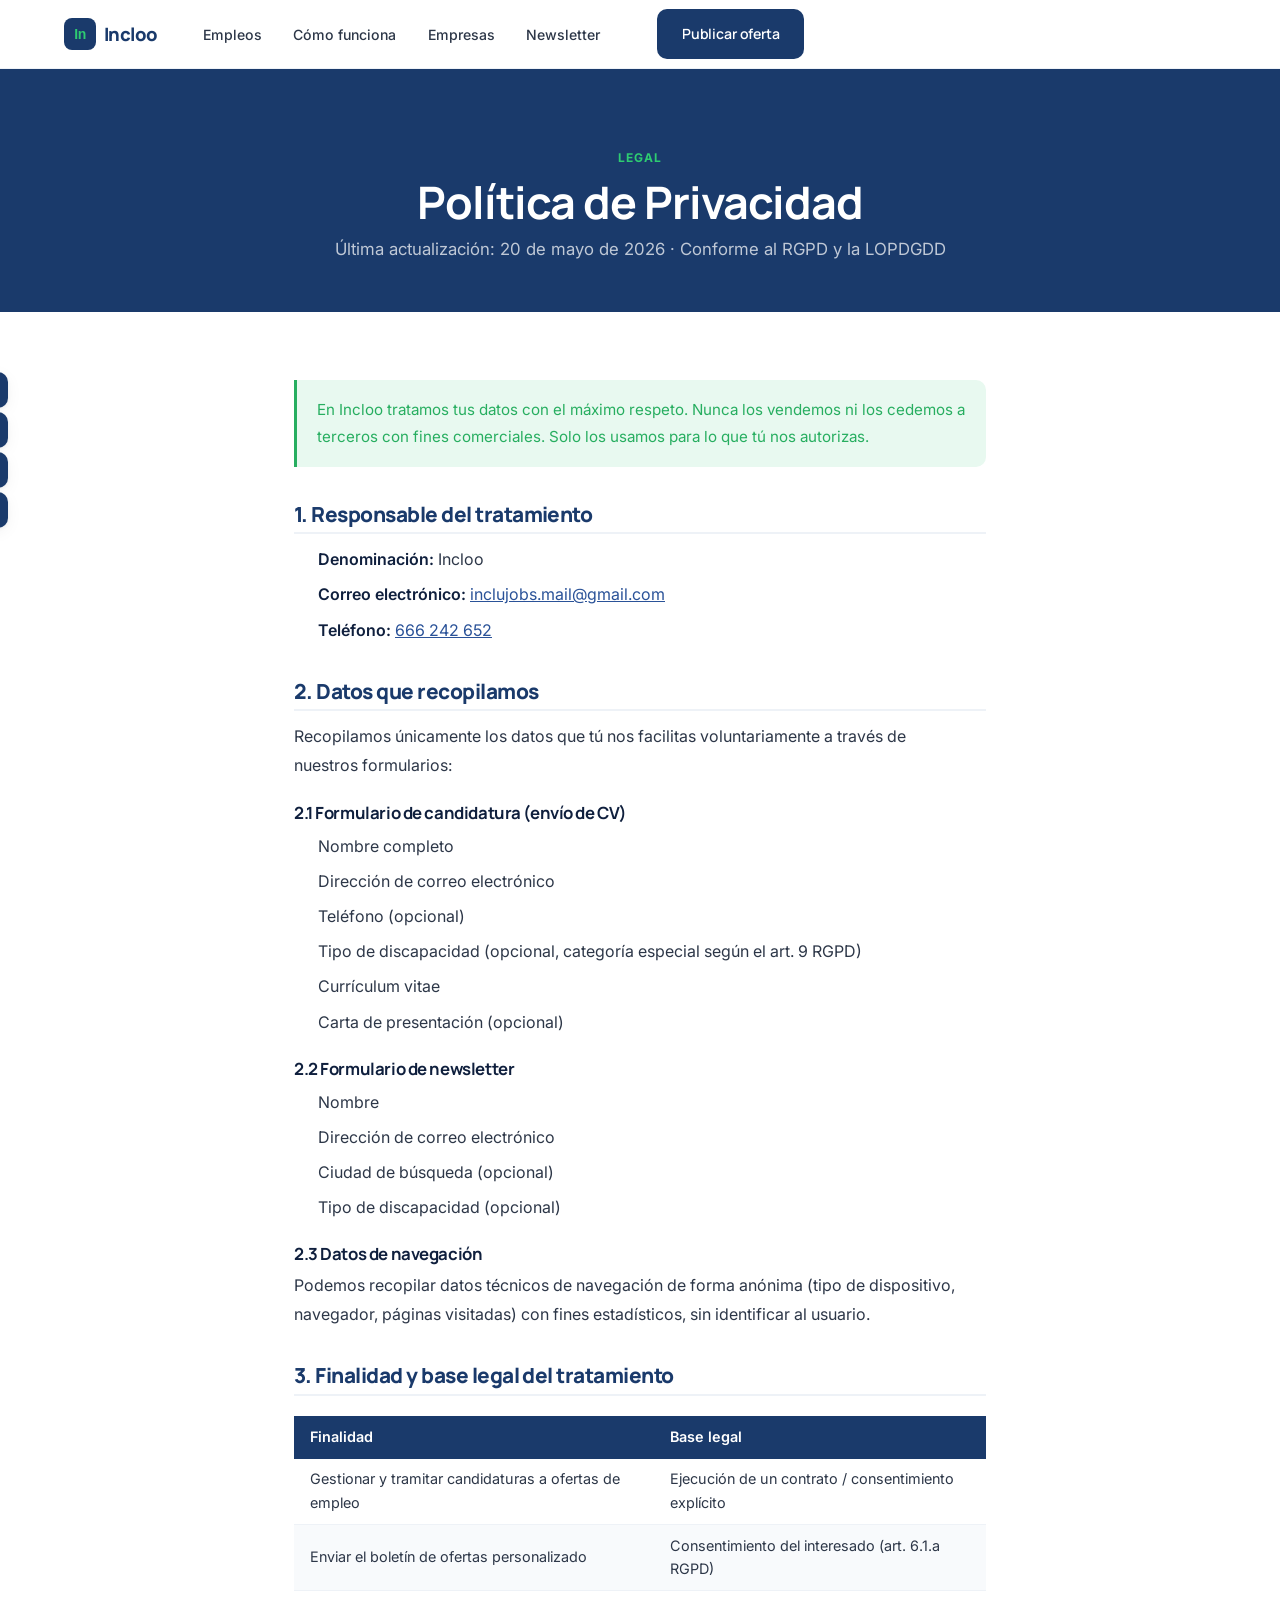
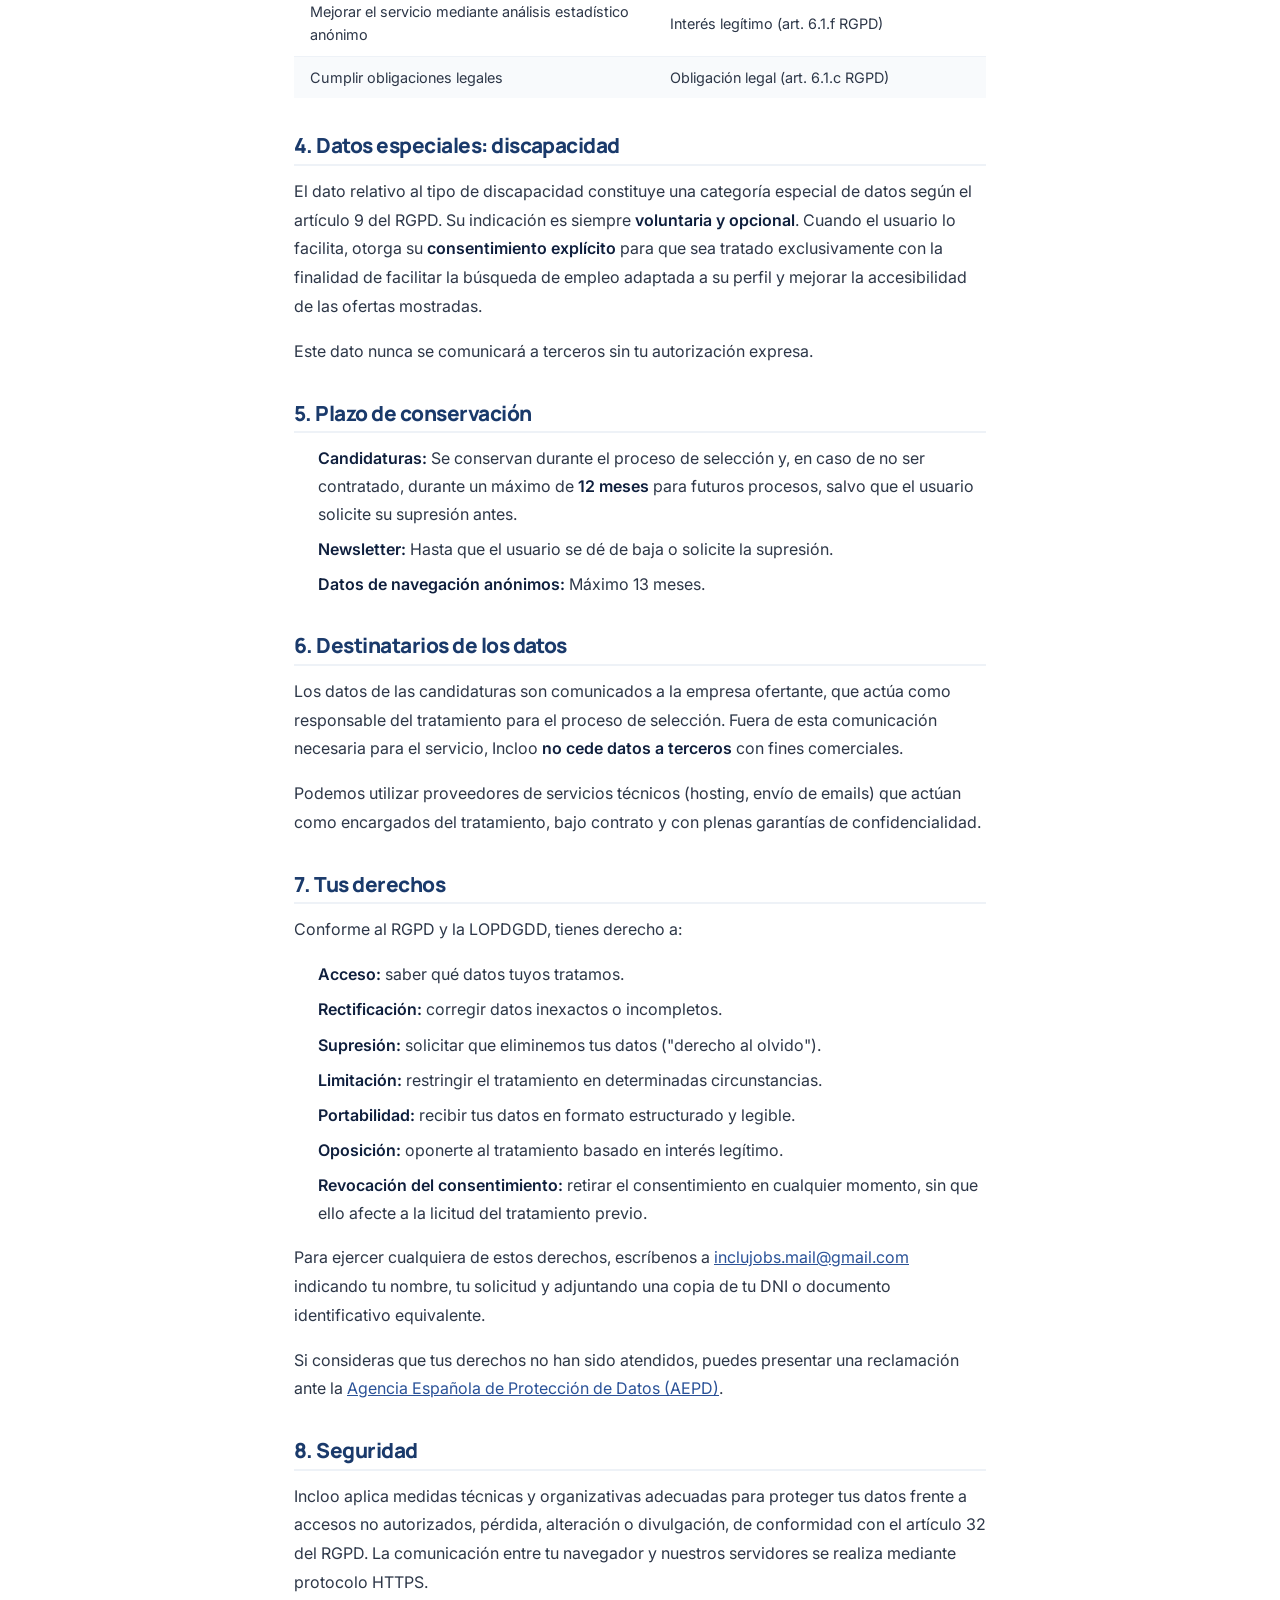
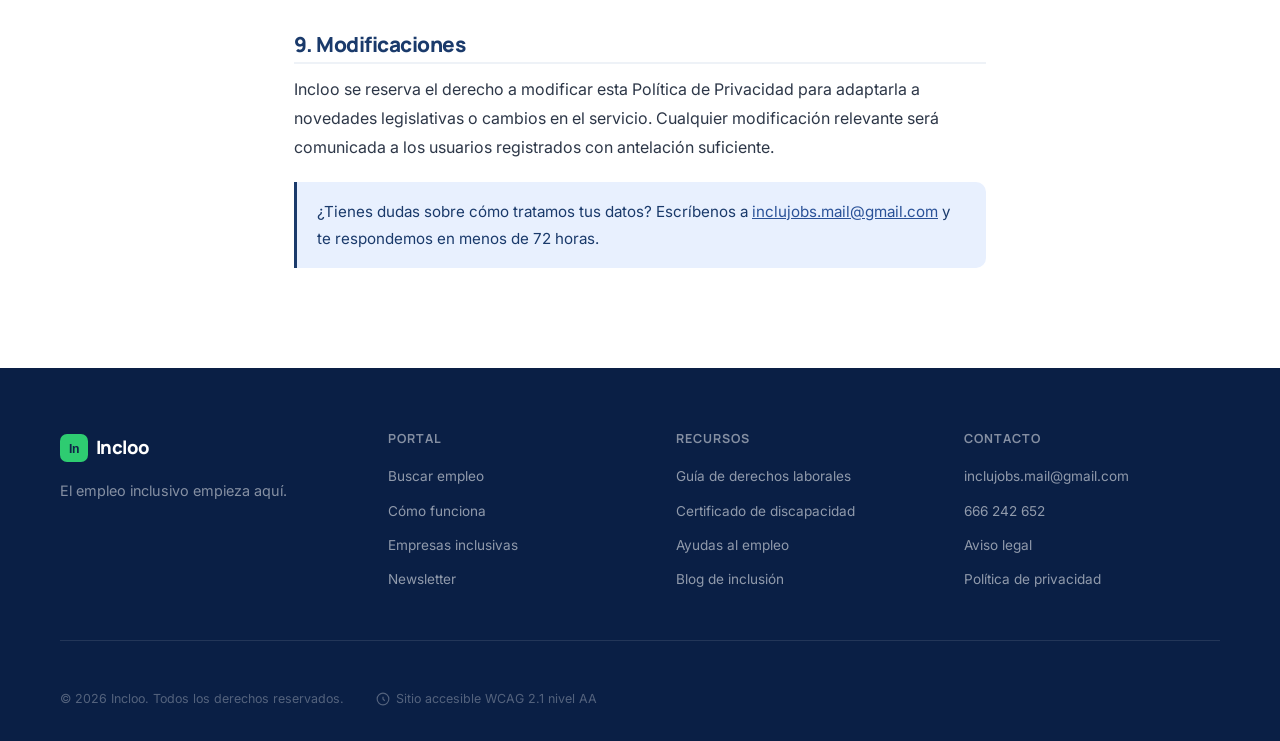
<file: privacidad.html>
﻿<!DOCTYPE html>
<html lang="es">
<head>
  <meta charset="UTF-8">
  <meta name="viewport" content="width=device-width, initial-scale=1.0">
  <title>Política de Privacidad — Incloo</title>
  <meta name="description" content="Política de privacidad y protección de datos de Incloo conforme al RGPD y la LOPDGDD.">
  <link rel="preconnect" href="https://fonts.googleapis.com">
  <link rel="preconnect" href="https://fonts.gstatic.com" crossorigin>
  <link rel="stylesheet" href="https://fonts.googleapis.com/css2?family=Manrope:wght@400;500;600;700;800&family=Inter:wght@300;400;500;600&display=swap">
  <link rel="stylesheet" href="styles.css?v=20260522">
  <link rel="icon" href="data:image/svg+xml,<svg xmlns='http://www.w3.org/2000/svg' viewBox='0 0 32 32'><rect width='32' height='32' rx='8' fill='%231a3a6b'/><text x='50%25' y='55%25' dominant-baseline='middle' text-anchor='middle' font-size='18' fill='%232ecc71' font-family='sans-serif' font-weight='bold'>In</text></svg>">
</head>
<body>
<script id="ij-theme-init">(function(){var t=localStorage.getItem("ij-theme");var d=matchMedia("(prefers-color-scheme:dark)").matches;if(t==="dark"||(!t&&d))document.body.dataset.theme="dark";})()</script>

  <a class="skip-link" href="#main">Ir al contenido principal</a>

  <div class="a11y-toolbar" role="toolbar" aria-label="Herramientas de accesibilidad">
    <button type="button" class="a11y-btn" data-a11y="font-dec" aria-label="Reducir tamaño de fuente" title="Reducir fuente">A−</button>
    <button type="button" class="a11y-btn" data-a11y="font-inc" aria-label="Aumentar tamaño de fuente" title="Aumentar fuente">A+</button>
    <button type="button" class="a11y-btn" data-a11y="contrast" aria-label="Activar alto contraste" title="Alto contraste" aria-pressed="false">◑</button>
    <button type="button" class="a11y-btn" data-a11y="dark-mode" aria-label="Activar modo oscuro" title="Modo oscuro" aria-pressed="false">☾</button>
  </div>

  <header class="nav" role="banner">
    <div class="nav-inner">
      <a href="index.html" class="nav-logo" aria-label="Incloo — Ir a inicio">
        <svg width="32" height="32" viewBox="0 0 32 32" aria-hidden="true" focusable="false"><rect width="32" height="32" rx="8" fill="#1a3a6b"/><text x="50%" y="55%" dominant-baseline="middle" text-anchor="middle" font-size="14" fill="#2ecc71" font-family="sans-serif" font-weight="800">In</text></svg>
        <span>Incloo</span>
      </a>
      <nav aria-label="Navegación principal">
        <ul class="nav-links" role="list">
          <li><a href="index.html#empleos" class="nav-link">Empleos</a></li>
          <li><a href="index.html#como-funciona" class="nav-link">Cómo funciona</a></li>
          <li><a href="index.html#empresas" class="nav-link">Empresas</a></li>
          <li><a href="index.html#newsletter" class="nav-link">Newsletter</a></li>
        </ul>
      </nav>
      <a href="publicar-oferta.html" class="btn btn-primary nav-cta">Publicar oferta</a>
      <button type="button" class="nav-burger" aria-label="Abrir menú" aria-expanded="false" aria-controls="nav-mobile">
        <span class="burger-bar"></span><span class="burger-bar"></span><span class="burger-bar"></span>
      </button>
    </div>
    <div class="nav-mobile" id="nav-mobile" hidden aria-label="Menú móvil">
      <ul role="list">
        <li><a href="index.html#empleos" class="nav-link">Empleos</a></li>
        <li><a href="index.html#como-funciona" class="nav-link">Cómo funciona</a></li>
        <li><a href="index.html#empresas" class="nav-link">Empresas</a></li>
        <li><a href="index.html#newsletter" class="nav-link">Newsletter</a></li>
      </ul>
      <a href="publicar-oferta.html" class="btn btn-primary">Publicar oferta</a>
    </div>
  </header>

  <main id="main" tabindex="-1">

    <div class="page-header">
      <div class="container">
        <p class="page-eyebrow">Legal</p>
        <h1>Política de Privacidad</h1>
        <p>Última actualización: 20 de mayo de 2026 · Conforme al RGPD y la LOPDGDD</p>
      </div>
    </div>

    <article class="prose">

      <div class="callout--green callout">
        <p>En Incloo tratamos tus datos con el máximo respeto. Nunca los vendemos ni los cedemos a terceros con fines comerciales. Solo los usamos para lo que tú nos autorizas.</p>
      </div>

      <h2>1. Responsable del tratamiento</h2>
      <ul>
        <li><strong>Denominación:</strong> Incloo</li>
        <li><strong>Correo electrónico:</strong> <a href="mailto:inclujobs.mail@gmail.com">inclujobs.mail@gmail.com</a></li>
        <li><strong>Teléfono:</strong> <a href="tel:+34666242652">666 242 652</a></li>
      </ul>

      <h2>2. Datos que recopilamos</h2>
      <p>Recopilamos únicamente los datos que tú nos facilitas voluntariamente a través de nuestros formularios:</p>

      <h3>2.1 Formulario de candidatura (envío de CV)</h3>
      <ul>
        <li>Nombre completo</li>
        <li>Dirección de correo electrónico</li>
        <li>Teléfono (opcional)</li>
        <li>Tipo de discapacidad (opcional, categoría especial según el art. 9 RGPD)</li>
        <li>Currículum vitae</li>
        <li>Carta de presentación (opcional)</li>
      </ul>

      <h3>2.2 Formulario de newsletter</h3>
      <ul>
        <li>Nombre</li>
        <li>Dirección de correo electrónico</li>
        <li>Ciudad de búsqueda (opcional)</li>
        <li>Tipo de discapacidad (opcional)</li>
      </ul>

      <h3>2.3 Datos de navegación</h3>
      <p>Podemos recopilar datos técnicos de navegación de forma anónima (tipo de dispositivo, navegador, páginas visitadas) con fines estadísticos, sin identificar al usuario.</p>

      <h2>3. Finalidad y base legal del tratamiento</h2>

      <table>
        <thead>
          <tr><th>Finalidad</th><th>Base legal</th></tr>
        </thead>
        <tbody>
          <tr><td>Gestionar y tramitar candidaturas a ofertas de empleo</td><td>Ejecución de un contrato / consentimiento explícito</td></tr>
          <tr><td>Enviar el boletín de ofertas personalizado</td><td>Consentimiento del interesado (art. 6.1.a RGPD)</td></tr>
          <tr><td>Mejorar el servicio mediante análisis estadístico anónimo</td><td>Interés legítimo (art. 6.1.f RGPD)</td></tr>
          <tr><td>Cumplir obligaciones legales</td><td>Obligación legal (art. 6.1.c RGPD)</td></tr>
        </tbody>
      </table>

      <h2>4. Datos especiales: discapacidad</h2>
      <p>El dato relativo al tipo de discapacidad constituye una categoría especial de datos según el artículo 9 del RGPD. Su indicación es siempre <strong>voluntaria y opcional</strong>. Cuando el usuario lo facilita, otorga su <strong>consentimiento explícito</strong> para que sea tratado exclusivamente con la finalidad de facilitar la búsqueda de empleo adaptada a su perfil y mejorar la accesibilidad de las ofertas mostradas.</p>
      <p>Este dato nunca se comunicará a terceros sin tu autorización expresa.</p>

      <h2>5. Plazo de conservación</h2>
      <ul>
        <li><strong>Candidaturas:</strong> Se conservan durante el proceso de selección y, en caso de no ser contratado, durante un máximo de <strong>12 meses</strong> para futuros procesos, salvo que el usuario solicite su supresión antes.</li>
        <li><strong>Newsletter:</strong> Hasta que el usuario se dé de baja o solicite la supresión.</li>
        <li><strong>Datos de navegación anónimos:</strong> Máximo 13 meses.</li>
      </ul>

      <h2>6. Destinatarios de los datos</h2>
      <p>Los datos de las candidaturas son comunicados a la empresa ofertante, que actúa como responsable del tratamiento para el proceso de selección. Fuera de esta comunicación necesaria para el servicio, Incloo <strong>no cede datos a terceros</strong> con fines comerciales.</p>
      <p>Podemos utilizar proveedores de servicios técnicos (hosting, envío de emails) que actúan como encargados del tratamiento, bajo contrato y con plenas garantías de confidencialidad.</p>

      <h2>7. Tus derechos</h2>
      <p>Conforme al RGPD y la LOPDGDD, tienes derecho a:</p>
      <ul>
        <li><strong>Acceso:</strong> saber qué datos tuyos tratamos.</li>
        <li><strong>Rectificación:</strong> corregir datos inexactos o incompletos.</li>
        <li><strong>Supresión:</strong> solicitar que eliminemos tus datos ("derecho al olvido").</li>
        <li><strong>Limitación:</strong> restringir el tratamiento en determinadas circunstancias.</li>
        <li><strong>Portabilidad:</strong> recibir tus datos en formato estructurado y legible.</li>
        <li><strong>Oposición:</strong> oponerte al tratamiento basado en interés legítimo.</li>
        <li><strong>Revocación del consentimiento:</strong> retirar el consentimiento en cualquier momento, sin que ello afecte a la licitud del tratamiento previo.</li>
      </ul>
      <p>Para ejercer cualquiera de estos derechos, escríbenos a <a href="mailto:inclujobs.mail@gmail.com">inclujobs.mail@gmail.com</a> indicando tu nombre, tu solicitud y adjuntando una copia de tu DNI o documento identificativo equivalente.</p>
      <p>Si consideras que tus derechos no han sido atendidos, puedes presentar una reclamación ante la <a href="https://www.aepd.es" target="_blank" rel="noopener">Agencia Española de Protección de Datos (AEPD)</a>.</p>

      <h2>8. Seguridad</h2>
      <p>Incloo aplica medidas técnicas y organizativas adecuadas para proteger tus datos frente a accesos no autorizados, pérdida, alteración o divulgación, de conformidad con el artículo 32 del RGPD. La comunicación entre tu navegador y nuestros servidores se realiza mediante protocolo HTTPS.</p>

      <h2>9. Modificaciones</h2>
      <p>Incloo se reserva el derecho a modificar esta Política de Privacidad para adaptarla a novedades legislativas o cambios en el servicio. Cualquier modificación relevante será comunicada a los usuarios registrados con antelación suficiente.</p>

      <div class="callout">
        <p>¿Tienes dudas sobre cómo tratamos tus datos? Escríbenos a <a href="mailto:inclujobs.mail@gmail.com">inclujobs.mail@gmail.com</a> y te respondemos en menos de 72 horas.</p>
      </div>

    </article>

  </main>

  <footer class="footer" role="contentinfo">
    <div class="container">
      <div class="footer-top">
        <div class="footer-brand">
          <a href="index.html" class="nav-logo" aria-label="Incloo inicio">
            <svg width="28" height="28" viewBox="0 0 32 32" aria-hidden="true"><rect width="32" height="32" rx="8" fill="#2ecc71"/><text x="50%" y="55%" dominant-baseline="middle" text-anchor="middle" font-size="14" fill="#0f2348" font-family="sans-serif" font-weight="800">In</text></svg>
            <span style="color:#fff">Incloo</span>
          </a>
          <p class="footer-tagline">El empleo inclusivo empieza aquí.</p>
        </div>
        <nav class="footer-nav" aria-label="Navegación del pie de página">
          <div class="footer-col">
            <h3>Portal</h3>
            <ul role="list">
              <li><a href="index.html#empleos">Buscar empleo</a></li>
              <li><a href="index.html#como-funciona">Cómo funciona</a></li>
              <li><a href="index.html#empresas">Empresas inclusivas</a></li>
              <li><a href="index.html#newsletter">Newsletter</a></li>
            </ul>
          </div>
          <div class="footer-col">
            <h3>Recursos</h3>
            <ul role="list">
              <li><a href="derechos-laborales.html">Guía de derechos laborales</a></li>
              <li><a href="certificado-discapacidad.html">Certificado de discapacidad</a></li>
              <li><a href="ayudas-empleo.html">Ayudas al empleo</a></li>
              <li><a href="blog.html">Blog de inclusión</a></li>
            </ul>
          </div>
          <div class="footer-col">
            <h3>Contacto</h3>
            <ul role="list">
              <li><a href="mailto:inclujobs.mail@gmail.com">inclujobs.mail@gmail.com</a></li>
              <li><a href="tel:+34666242652">666 242 652</a></li>
              <li><a href="aviso-legal.html">Aviso legal</a></li>
              <li><a href="privacidad.html">Política de privacidad</a></li>
            </ul>
          </div>
        </nav>
      </div>
      <div class="footer-bottom">
        <p>© 2026 Incloo. Todos los derechos reservados.</p>
        <p class="footer-a11y">
          <svg width="14" height="14" viewBox="0 0 24 24" fill="none" stroke="currentColor" stroke-width="2" aria-hidden="true"><circle cx="12" cy="12" r="10"/><path d="M12 8v4l3 3"/></svg>
          Sitio accesible WCAG 2.1 nivel AA
        </p>
      </div>
    </div>
  </footer>

  <script defer src="lib/gsap.min.js?v=20260521"></script>
  <script defer src="lib/ScrollTrigger.min.js?v=20260521"></script>
  <script defer src="lib/manifest.js?v=20260522"></script>
  <script defer src="main.js?v=20260522"></script>
</body>
</html>
</file>
<file: styles.css>
/* =============================================================
   1. Tokens
   ============================================================= */
:root {
  --blue-deep:    #1a3a6b;
  --blue-mid:     #2a5298;
  --blue-light:   #3b6dbf;
  --blue-pale:    #e8f0fe;
  --blue-glass:   rgba(26,58,107,0.06);
  --green:        #2ecc71;
  --green-dark:   #27ae60;
  --green-pale:   #e8f9f0;
  --white:        #ffffff;
  --gray-100:     #f8fafc;
  --gray-200:     #eef2f7;
  --gray-300:     #dde3ec;
  --gray-400:     #b0bec5;
  --gray-500:     #718096;
  --gray-700:     #2d3748;
  --ink:          #0f1f3d;

  --sans:         "Manrope", "Inter", -apple-system, "Segoe UI", sans-serif;
  --body:         "Inter", -apple-system, "Segoe UI", sans-serif;

  --ease-out:     cubic-bezier(0.16, 1, 0.3, 1);
  --ease-soft:    cubic-bezier(0.25, 0.46, 0.45, 0.94);
  --ease-bounce:  cubic-bezier(0.34, 1.56, 0.64, 1);

  --nav-h:        68px;
  --radius:       16px;
  --radius-sm:    10px;
  --shadow-sm:    0 1px 4px rgba(15,31,61,.07), 0 4px 16px rgba(15,31,61,.05);
  --shadow-md:    0 4px 20px rgba(15,31,61,.10), 0 8px 40px rgba(15,31,61,.07);
  --shadow-lg:    0 12px 40px rgba(15,31,61,.15), 0 4px 12px rgba(15,31,61,.08);

  --font-scale:   1;
}

/* High contrast mode */
[data-hc="1"] {
  --blue-deep:    #0a1f45;
  --blue-mid:     #12307a;
  --green:        #00b050;
  --gray-500:     #4a5568;
  --ink:          #000000;
  --white:        #ffffff;
  --gray-100:     #f0f4f8;
  --shadow-sm:    0 0 0 2px #0a1f45;
  --shadow-md:    0 0 0 3px #0a1f45;
}

/* =============================================================
   2. Reset & base
   ============================================================= */
*, *::before, *::after { box-sizing: border-box; margin: 0; padding: 0; }
[hidden] { display: none !important; }

html {
  -webkit-text-size-adjust: 100%;
  tab-size: 2;
  scroll-behavior: smooth;
  overflow-x: clip;
}

body {
  font-family: var(--body);
  font-size: calc(16px * var(--font-scale));
  line-height: 1.65;
  color: var(--ink);
  background: var(--white);
  -webkit-font-smoothing: antialiased;
  text-rendering: optimizeLegibility;
  overflow-x: clip;
  overscroll-behavior-y: none;
}

img, svg, video { display: block; max-width: 100%; }
img { height: auto; }
button { font: inherit; color: inherit; cursor: pointer; border: 0; background: none; }
a { color: inherit; text-decoration: none; }
ul, ol { list-style: none; }
p { text-wrap: pretty; }
h1, h2, h3, h4, h5 {
  font-family: var(--sans);
  text-wrap: balance;
  line-height: 1.1;
  letter-spacing: -0.025em;
  color: var(--ink);
}
textarea { font: inherit; }
select { font: inherit; }
input { font: inherit; }

::selection { background: var(--blue-deep); color: var(--white); }

:focus-visible {
  outline: 3px solid var(--green);
  outline-offset: 3px;
  border-radius: 4px;
}

/* =============================================================
   3. Utilities
   ============================================================= */
.sr-only {
  position: absolute; width: 1px; height: 1px;
  padding: 0; margin: -1px; overflow: hidden;
  clip: rect(0,0,0,0); white-space: nowrap; border: 0;
}

.skip-link {
  position: fixed; top: -100px; left: 1rem;
  padding: .7rem 1.2rem; background: var(--blue-deep); color: var(--white);
  z-index: 9999; border-radius: var(--radius-sm); font-weight: 600;
  transition: top .2s var(--ease-out);
}
.skip-link:focus { top: 1rem; }

.container {
  width: min(1200px, 100%);
  padding-inline: 1.25rem;
  margin-inline: auto;
}

/* =============================================================
   4. Accessibility toolbar
   ============================================================= */
.a11y-toolbar {
  position: fixed;
  top: 50%;
  left: -28px;
  transform: translateY(-50%);
  z-index: 900;
  display: flex;
  flex-direction: column;
  gap: 4px;
  padding: 6px 0 6px 0;
  transition: left .2s ease;
}

.a11y-toolbar:hover,
.a11y-toolbar:focus-within {
  left: 0;
}

.a11y-btn {
  width: 36px;
  height: 36px;
  display: flex;
  align-items: center;
  justify-content: center;
  background: var(--blue-deep);
  color: var(--white);
  font-size: .7rem;
  font-weight: 700;
  border-radius: 0 var(--radius-sm) var(--radius-sm) 0;
  transition: background .2s, transform .2s var(--ease-out);
  box-shadow: var(--shadow-sm);
}

.a11y-btn:hover { background: var(--blue-mid); }
.a11y-btn[aria-pressed="true"] { background: var(--green); color: var(--blue-deep); }

/* =============================================================
   5. Navigation
   ============================================================= */
.nav {
  position: fixed;
  top: 0; left: 0; right: 0;
  z-index: 800;
  background: rgba(255,255,255,0.9);
  backdrop-filter: blur(16px) saturate(180%);
  -webkit-backdrop-filter: blur(16px) saturate(180%);
  border-bottom: 1px solid var(--gray-200);
  transition: box-shadow .3s var(--ease-soft);
}

.nav.is-scrolled { box-shadow: var(--shadow-sm); }

.nav-inner {
  display: flex;
  align-items: center;
  gap: 2rem;
  height: var(--nav-h);
  padding-inline: 1.5rem;
  max-width: 1200px;
  margin-inline: auto;
}

.nav-logo {
  display: flex;
  align-items: center;
  gap: .5rem;
  font-family: var(--sans);
  font-weight: 800;
  font-size: 1.15rem;
  color: var(--blue-deep);
  flex-shrink: 0;
  letter-spacing: -.03em;
}

.nav-links {
  display: none;
  align-items: center;
  gap: .25rem;
  margin-inline-start: auto;
}

.nav-link {
  padding: .5rem .85rem;
  font-size: .88rem;
  font-weight: 500;
  color: var(--gray-700);
  border-radius: var(--radius-sm);
  transition: background .15s, color .15s;
  position: relative;
}

.nav-link::after {
  content: '';
  position: absolute;
  bottom: 4px; left: .85rem; right: .85rem;
  height: 2px;
  background: var(--blue-deep);
  transform: scaleX(0);
  transform-origin: left;
  transition: transform .25s var(--ease-out);
  border-radius: 2px;
}

.nav-link:hover { color: var(--blue-deep); }
.nav-link:hover::after { transform: scaleX(1); }

.nav-cta { margin-inline-start: .75rem; flex-shrink: 0; }
@media (max-width: 959px) { .nav-cta { display: none !important; } }

.nav-burger {
  display: flex;
  flex-direction: column;
  gap: 5px;
  padding: .5rem;
  margin-inline-start: auto;
  border-radius: var(--radius-sm);
}

.burger-bar {
  display: block;
  width: 22px;
  height: 2px;
  background: var(--blue-deep);
  border-radius: 2px;
  transition: transform .3s var(--ease-out), opacity .2s;
}

.nav-burger[aria-expanded="true"] .burger-bar:nth-child(1) { transform: translateY(7px) rotate(45deg); }
.nav-burger[aria-expanded="true"] .burger-bar:nth-child(2) { opacity: 0; }
.nav-burger[aria-expanded="true"] .burger-bar:nth-child(3) { transform: translateY(-7px) rotate(-45deg); }

.nav-mobile {
  background: var(--white);
  border-top: 1px solid var(--gray-200);
  padding: 1.25rem 1.5rem 1.5rem;
}

.nav-mobile ul { display: flex; flex-direction: column; gap: .25rem; margin-bottom: 1rem; }
.nav-mobile .nav-link { display: block; font-size: 1rem; padding: .7rem 1rem; }

/* =============================================================
   6. Buttons
   ============================================================= */
.btn {
  display: inline-flex;
  align-items: center;
  gap: .5rem;
  padding: .7rem 1.4rem;
  font-family: var(--sans);
  font-size: .88rem;
  font-weight: 600;
  border-radius: var(--radius-sm);
  transition: all .2s var(--ease-out);
  cursor: pointer;
  white-space: nowrap;
  border: 2px solid transparent;
  letter-spacing: -.01em;
}

.btn-primary {
  background: var(--blue-deep);
  color: var(--white);
}
.btn-primary:hover {
  background: var(--blue-mid);
  transform: translateY(-1px);
  box-shadow: 0 6px 20px rgba(26,58,107,.35);
}

.btn-search {
  background: var(--green);
  color: var(--white);
  padding: .85rem 1.6rem;
  font-size: .95rem;
  font-weight: 700;
  border-radius: var(--radius-sm);
  flex-shrink: 0;
}
.btn-search:hover {
  background: var(--green-dark);
  transform: translateY(-1px);
  box-shadow: 0 6px 20px rgba(46,204,113,.4);
}

.btn-outline {
  background: transparent;
  color: var(--blue-deep);
  border: 2px solid var(--gray-300);
}
.btn-outline:hover {
  border-color: var(--blue-deep);
  background: var(--blue-pale);
  transform: translateY(-1px);
}

.btn-outline-blue {
  background: transparent;
  color: var(--blue-deep);
  border: 2px solid var(--blue-deep);
}
.btn-outline-blue:hover {
  background: var(--blue-deep);
  color: var(--white);
  transform: translateY(-1px);
}

.btn-detail {
  background: var(--blue-pale);
  color: var(--blue-deep);
  font-size: .8rem;
  padding: .5rem 1rem;
  border-radius: 8px;
}
.btn-detail:hover { background: var(--blue-deep); color: var(--white); }

.btn-apply {
  background: var(--green);
  color: var(--white);
  font-size: .8rem;
  padding: .5rem 1rem;
  border-radius: 8px;
}
.btn-apply:hover {
  background: var(--green-dark);
  box-shadow: 0 4px 12px rgba(46,204,113,.4);
}

.btn-apply-submit {
  width: 100%;
  justify-content: center;
  background: var(--blue-deep);
  color: var(--white);
  padding: .9rem 1.5rem;
  font-size: .95rem;
  border-radius: var(--radius-sm);
}
.btn-apply-submit:hover {
  background: var(--blue-mid);
  box-shadow: 0 6px 24px rgba(26,58,107,.35);
  transform: translateY(-1px);
}

.btn-nl-submit {
  width: 100%;
  justify-content: center;
  background: var(--blue-deep);
  color: var(--white);
  padding: .95rem 1.5rem;
  font-size: 1rem;
  font-weight: 700;
  border-radius: var(--radius-sm);
}
.btn-nl-submit:hover {
  background: #0f2348;
  transform: translateY(-1px);
  box-shadow: 0 6px 24px rgba(15,35,72,.4);
}

.spin {
  animation: spin .7s linear infinite;
}
@keyframes spin { to { transform: rotate(360deg); } }

/* =============================================================
   7. Hero
   ============================================================= */
.hero {
  position: relative;
  min-height: 100vh;
  min-height: 100svh;
  display: flex;
  align-items: center;
  overflow: hidden;
  padding-top: var(--nav-h);
  background: var(--blue-deep);
}

.hero-mesh {
  position: absolute; inset: 0; z-index: 0;
  background:
    radial-gradient(ellipse 80% 60% at 20% 30%, rgba(46,204,113,.2) 0%, transparent 60%),
    radial-gradient(ellipse 60% 80% at 80% 70%, rgba(42,82,152,.6) 0%, transparent 60%),
    radial-gradient(ellipse 50% 50% at 50% 10%, rgba(59,109,191,.4) 0%, transparent 55%),
    linear-gradient(135deg, var(--blue-deep) 0%, #0f2348 100%);
  filter: blur(0px);
  animation: meshBreath 12s ease-in-out infinite;
}

@keyframes meshBreath {
  0%, 100% { opacity: 1; transform: scale(1); }
  50%       { opacity: .85; transform: scale(1.03); }
}

.hero-grain {
  position: absolute; inset: 0; z-index: 1; opacity: .04; pointer-events: none;
  background-image: url("data:image/svg+xml,%3Csvg viewBox='0 0 256 256' xmlns='http://www.w3.org/2000/svg'%3E%3Cfilter id='noise'%3E%3CfeTurbulence type='fractalNoise' baseFrequency='.9' numOctaves='4' stitchTiles='stitch'/%3E%3C/filter%3E%3Crect width='100%25' height='100%25' filter='url(%23noise)' opacity='1'/%3E%3C/svg%3E");
  background-size: 180px;
}

.hero-img-wrap {
  position: absolute; inset: 0; z-index: 0;
}

.hero-img {
  width: 100%; height: 100%;
  object-fit: cover;
  object-position: center;
  opacity: .15;
}

.hero-img-overlay {
  position: absolute; inset: 0;
  background: linear-gradient(to right, rgba(26,58,107,.9) 0%, rgba(26,58,107,.5) 100%);
}

.hero-inner {
  position: relative;
  z-index: 2;
  width: min(1200px, 100%);
  margin-inline: auto;
  padding: 5rem 1.5rem 4rem;
}

.hero-kicker {
  display: inline-flex;
  align-items: center;
  gap: .5rem;
  color: rgba(255,255,255,.7);
  font-size: .82rem;
  font-weight: 500;
  letter-spacing: .06em;
  text-transform: uppercase;
  margin-bottom: 1.25rem;
}

.kicker-dot {
  width: 7px; height: 7px;
  background: var(--green);
  border-radius: 50%;
  animation: pulse 2.5s ease-in-out infinite;
}

@keyframes pulse {
  0%, 100% { box-shadow: 0 0 0 0 rgba(46,204,113,.4); }
  50%       { box-shadow: 0 0 0 8px rgba(46,204,113,0); }
}

.hero-title {
  font-family: var(--sans);
  font-size: clamp(2.6rem, 6vw, 5rem);
  font-weight: 800;
  color: var(--white);
  line-height: 1.05;
  letter-spacing: -.04em;
  max-width: 14ch;
  margin-bottom: 1.25rem;
}

.hero-title em {
  font-style: normal;
  color: var(--green);
}

.hero-sub {
  font-size: clamp(.95rem, 1.8vw, 1.15rem);
  color: rgba(255,255,255,.75);
  max-width: 54ch;
  margin-bottom: 2.5rem;
  line-height: 1.7;
}

/* Search bar */
.hero-search {
  display: flex;
  align-items: center;
  background: rgba(255,255,255,.97);
  backdrop-filter: blur(20px);
  -webkit-backdrop-filter: blur(20px);
  border-radius: var(--radius);
  overflow: hidden;
  box-shadow: 0 8px 40px rgba(0,0,0,.25), 0 2px 8px rgba(0,0,0,.15);
  margin-bottom: 1.25rem;
  max-width: 820px;
  flex-wrap: wrap;
  border: 1px solid rgba(255,255,255,.3);
}

.search-field {
  display: flex;
  align-items: center;
  gap: .5rem;
  padding: .85rem 1.25rem;
  flex: 1 1 150px;
  min-width: 0;
}

.search-field--grow { flex: 2 1 200px; }

.search-icon { color: var(--gray-400); flex-shrink: 0; }

.search-select, .search-input {
  border: 0;
  background: transparent;
  color: var(--ink);
  font-size: .9rem;
  font-weight: 500;
  width: 100%;
  outline: 0;
  cursor: pointer;
}

.search-select option { color: var(--ink); }

.search-input::placeholder { color: var(--gray-400); }

.search-select:focus-visible,
.search-input:focus-visible {
  outline: 2px solid var(--green);
  outline-offset: -2px;
  border-radius: 4px;
}

.search-divider {
  width: 1px;
  height: 36px;
  background: var(--gray-200);
  flex-shrink: 0;
}

.btn-search {
  margin: .35rem;
  flex-shrink: 0;
}

.hero-tags {
  display: flex;
  align-items: center;
  flex-wrap: wrap;
  gap: .5rem;
}

.hero-tags-label {
  color: rgba(255,255,255,.5);
  font-size: .8rem;
}

.hero-tag {
  padding: .35rem .85rem;
  border: 1.5px solid rgba(255,255,255,.2);
  border-radius: 999px;
  color: rgba(255,255,255,.8);
  font-size: .78rem;
  font-weight: 500;
  transition: all .2s;
  background: rgba(255,255,255,.06);
}
.hero-tag:hover {
  background: rgba(255,255,255,.15);
  border-color: rgba(255,255,255,.5);
  color: var(--white);
  transform: translateY(-1px);
}
.hero-tag[aria-pressed="true"] {
  background: var(--green);
  border-color: var(--green);
  color: #0f2348;
  font-weight: 600;
  transform: translateY(-1px);
}

/* Scroll hint */
.hero-scroll-hint {
  position: absolute;
  bottom: 2rem;
  left: 50%;
  transform: translateX(-50%);
  z-index: 2;
  display: flex;
  flex-direction: column;
  align-items: center;
  gap: .5rem;
  color: rgba(255,255,255,.4);
  font-size: .72rem;
  letter-spacing: .1em;
  text-transform: uppercase;
}

.scroll-mouse {
  width: 22px; height: 36px;
  border: 2px solid rgba(255,255,255,.3);
  border-radius: 11px;
  display: flex;
  justify-content: center;
  padding-top: 5px;
}

.scroll-dot {
  width: 4px; height: 8px;
  background: var(--green);
  border-radius: 2px;
  animation: scrollBob 1.8s ease-in-out infinite;
}

@keyframes scrollBob {
  0%   { transform: translateY(0); opacity: 1; }
  70%  { transform: translateY(10px); opacity: 0; }
  71%  { transform: translateY(0); opacity: 0; }
  100% { transform: translateY(0); opacity: 1; }
}

/* =============================================================
   8. Jobs section
   ============================================================= */
.jobs-section { padding: 5rem 0 4rem; background: var(--gray-100); }

.jobs-header { text-align: center; margin-bottom: 2.5rem; }

.section-title {
  font-size: clamp(1.7rem, 3.5vw, 2.6rem);
  font-weight: 800;
  color: var(--ink);
  margin-bottom: .6rem;
}

.section-eyebrow {
  font-size: .8rem;
  font-weight: 600;
  letter-spacing: .1em;
  text-transform: uppercase;
  color: var(--green-dark);
  margin-bottom: .6rem;
}

.section-sub {
  font-size: clamp(.9rem, 1.5vw, 1.05rem);
  color: var(--gray-500);
  max-width: 56ch;
  margin-inline: auto;
  line-height: 1.7;
}

/* Filters bar */
.filters-bar {
  display: flex;
  align-items: flex-end;
  flex-wrap: wrap;
  gap: 1rem;
  background: var(--white);
  border-radius: var(--radius);
  padding: 1.25rem 1.5rem;
  margin-bottom: 2rem;
  box-shadow: var(--shadow-sm);
  border: 1px solid var(--gray-200);
}

.filter-group { display: flex; flex-direction: column; gap: .3rem; }

.filter-label {
  font-size: .72rem;
  font-weight: 600;
  letter-spacing: .05em;
  text-transform: uppercase;
  color: var(--gray-500);
}

.filter-select {
  padding: .55rem .9rem;
  border: 1.5px solid var(--gray-300);
  border-radius: var(--radius-sm);
  background: var(--white);
  color: var(--ink);
  font-size: .88rem;
  font-weight: 500;
  cursor: pointer;
  transition: border-color .2s;
  appearance: auto;
}
.filter-select:hover { border-color: var(--blue-mid); }
.filter-select:focus { border-color: var(--blue-deep); outline: 0; box-shadow: 0 0 0 3px rgba(26,58,107,.12); }

.filter-results {
  margin-inline-start: auto;
  font-size: .9rem;
  color: var(--gray-500);
  font-weight: 500;
  white-space: nowrap;
  padding-bottom: .3rem;
}
.filter-results span { font-weight: 700; color: var(--blue-deep); font-size: 1.1rem; }

/* Job cards grid */
.jobs-grid {
  display: grid;
  grid-template-columns: repeat(auto-fill, minmax(300px, 1fr));
  gap: 1.25rem;
  margin-bottom: 2.5rem;
}

.job-card {
  background: var(--white);
  border: 1.5px solid var(--gray-200);
  border-radius: var(--radius);
  padding: 1.4rem;
  display: flex;
  flex-direction: column;
  gap: .8rem;
  transition: all .3s var(--ease-out);
  position: relative;
  overflow: hidden;
}

.job-card::before {
  content: '';
  position: absolute;
  inset: 0;
  background: linear-gradient(135deg, rgba(46,204,113,.04) 0%, transparent 60%);
  opacity: 0;
  transition: opacity .3s;
  pointer-events: none;
}

.job-card:hover {
  border-color: var(--blue-mid);
  box-shadow: var(--shadow-md);
  transform: translateY(-3px);
}

.job-card:hover::before { opacity: 1; }

.job-card.is-hidden { display: none; }

.job-card-top {
  display: flex;
  align-items: center;
  justify-content: space-between;
}

.job-logo {
  width: 44px; height: 44px;
  border-radius: 10px;
  background: var(--logo-color, var(--blue-deep));
  color: var(--white);
  display: flex;
  align-items: center;
  justify-content: center;
  font-family: var(--sans);
  font-size: .75rem;
  font-weight: 800;
  letter-spacing: .02em;
  flex-shrink: 0;
}

.job-meta-top {
  display: flex;
  align-items: center;
  gap: .5rem;
  flex-wrap: wrap;
  justify-content: flex-end;
}

.job-modality {
  font-size: .7rem;
  font-weight: 600;
  padding: .2rem .6rem;
  border-radius: 999px;
  letter-spacing: .03em;
}
.job-modality--remoto    { background: var(--blue-pale); color: var(--blue-deep); }
.job-modality--presencial { background: #fef3e2; color: #b05b00; }
.job-modality--hibrido   { background: var(--green-pale); color: var(--green-dark); }

.job-date { font-size: .7rem; color: var(--gray-400); }

.job-title {
  font-size: 1rem;
  font-weight: 700;
  color: var(--ink);
  line-height: 1.3;
  letter-spacing: -.02em;
  display: -webkit-box;
  -webkit-line-clamp: 2;
  -webkit-box-orient: vertical;
  overflow: hidden;
}

.job-company {
  font-size: .82rem;
  color: var(--gray-500);
  font-weight: 500;
}

.job-info {
  display: flex;
  flex-wrap: wrap;
  gap: .5rem;
}

.job-city, .job-contract, .job-salary {
  font-size: .75rem;
  color: var(--gray-500);
  display: inline-flex;
  align-items: center;
  gap: .25rem;
}

.job-contract {
  background: var(--gray-200);
  padding: .15rem .5rem;
  border-radius: 999px;
  font-weight: 500;
  color: var(--gray-700);
}

.job-salary { color: var(--blue-deep); font-weight: 600; }

.job-disabilities {
  display: flex;
  gap: .25rem;
  flex-wrap: wrap;
}

.disability-badge {
  font-size: .9rem;
  cursor: default;
  transition: transform .2s;
}
.disability-badge:hover { transform: scale(1.2); }
/* Badge genérico cuando no hay tipo específico de discapacidad */
.disability-badge--generic {
  font-size: .78rem;
  background: var(--blue-pale);
  color: var(--blue-mid);
  padding: .1rem .4rem;
  border-radius: 20px;
  font-weight: 600;
}
[data-theme="dark"] .disability-badge--generic {
  background: rgba(78,130,240,.15);
  color: #90c0f8;
}

.job-actions {
  display: flex;
  gap: .5rem;
  flex-wrap: wrap;
  margin-top: auto;
}

.jobs-empty {
  text-align: center;
  padding: 3rem 1rem;
  color: var(--gray-500);
  display: flex;
  flex-direction: column;
  align-items: center;
  gap: 1rem;
}
.jobs-empty svg { opacity: .4; }
.jobs-empty p { font-size: 1.05rem; margin: 0; }

.jobs-load-more {
  text-align: center;
  display: flex;
  flex-direction: column;
  align-items: center;
  gap: .75rem;
}
.jobs-load-more[hidden] { display: none; }

.jobs-load-hint { font-size: .85rem; color: var(--gray-500); }

/* =============================================================
   9. How it works
   ============================================================= */
.how-section {
  padding: 6rem 0;
  background: var(--white);
  position: relative;
  overflow: hidden;
}

.how-section::before {
  content: '';
  position: absolute;
  top: 0; left: 50%; right: 0; bottom: 0;
  background: radial-gradient(ellipse 80% 60% at 80% 50%, rgba(46,204,113,.06) 0%, transparent 70%);
  pointer-events: none;
}

.how-header {
  text-align: center;
  margin-bottom: 4rem;
}

.steps-list {
  display: grid;
  grid-template-columns: repeat(auto-fit, minmax(260px, 1fr));
  gap: 2rem;
  counter-reset: steps;
  position: relative;
}

.step {
  display: flex;
  flex-direction: column;
  align-items: flex-start;
  gap: 1rem;
  padding: 2rem;
  background: var(--gray-100);
  border-radius: var(--radius);
  border: 1.5px solid var(--gray-200);
  transition: all .3s var(--ease-out);
  position: relative;
  overflow: hidden;
}

.step::after {
  content: '';
  position: absolute;
  top: 0; left: 0; right: 0;
  height: 3px;
  background: linear-gradient(to right, var(--blue-deep), var(--green));
  transform: scaleX(0);
  transform-origin: left;
  transition: transform .4s var(--ease-out);
}

.step:hover { border-color: var(--blue-light); box-shadow: var(--shadow-md); transform: translateY(-4px); }
.step:hover::after { transform: scaleX(1); }

.step-icon-wrap {
  display: flex;
  align-items: center;
  gap: 1rem;
}

.step-number {
  font-family: var(--sans);
  font-size: 2.5rem;
  font-weight: 800;
  color: var(--blue-pale);
  line-height: 1;
  letter-spacing: -.04em;
}

.step-icon {
  width: 56px; height: 56px;
  background: linear-gradient(135deg, var(--blue-deep), var(--blue-mid));
  border-radius: var(--radius-sm);
  display: flex;
  align-items: center;
  justify-content: center;
  color: var(--white);
  flex-shrink: 0;
  box-shadow: 0 4px 16px rgba(26,58,107,.3);
}

.step-content h3 {
  font-size: 1.15rem;
  font-weight: 700;
  margin-bottom: .5rem;
}

.step-content p {
  font-size: .9rem;
  color: var(--gray-500);
  line-height: 1.7;
}

/* =============================================================
   10. Stats
   ============================================================= */
.stats-section {
  position: relative;
  padding: 5rem 0;
  background: var(--blue-deep);
  overflow: hidden;
}

.stats-mesh {
  position: absolute; inset: 0;
  background:
    radial-gradient(ellipse 70% 70% at 20% 50%, rgba(46,204,113,.15) 0%, transparent 60%),
    radial-gradient(ellipse 50% 80% at 80% 30%, rgba(59,109,191,.3) 0%, transparent 60%);
  pointer-events: none;
}

.stats-grid {
  display: grid;
  grid-template-columns: repeat(auto-fit, minmax(200px, 1fr));
  gap: 2rem;
  text-align: center;
  position: relative;
  z-index: 1;
}

.stat { display: flex; flex-direction: column; align-items: center; gap: .5rem; }

.stat-number {
  font-family: var(--sans);
  font-size: clamp(2.8rem, 6vw, 4.5rem);
  font-weight: 800;
  color: var(--white);
  letter-spacing: -.04em;
  line-height: 1;
  order: 1;
}

.stat-label {
  font-size: .9rem;
  color: rgba(255,255,255,.6);
  font-weight: 500;
  order: 2;
  letter-spacing: .03em;
  text-transform: uppercase;
  font-size: .78rem;
}

.stats-note {
  text-align: center;
  margin-top: 2.5rem;
  font-size: .82rem;
  color: rgba(255,255,255,.4);
  position: relative;
  z-index: 1;
}

.stats-live {
  color: var(--green);
  font-weight: 600;
}

/* =============================================================
   11. Companies
   ============================================================= */
.companies-section { padding: 6rem 0; background: var(--white); }

.companies-header { text-align: center; margin-bottom: 3rem; }

.companies-grid {
  display: grid;
  grid-template-columns: repeat(auto-fill, minmax(160px, 1fr));
  gap: 1rem;
  margin-bottom: 2.5rem;
}

.company-badge {
  display: flex;
  flex-direction: column;
  align-items: center;
  gap: .6rem;
  padding: 1.5rem 1rem;
  background: var(--gray-100);
  border: 1.5px solid var(--gray-200);
  border-radius: var(--radius);
  transition: all .3s var(--ease-out);
  cursor: default;
}

.company-badge:hover {
  border-color: var(--blue-mid);
  box-shadow: var(--shadow-sm);
  transform: translateY(-3px);
}

.company-logo {
  width: 52px; height: 52px;
  border-radius: 12px;
  display: flex;
  align-items: center;
  justify-content: center;
  color: var(--white);
  font-family: var(--sans);
  font-size: .7rem;
  font-weight: 800;
  letter-spacing: .02em;
}

.company-name {
  font-size: .82rem;
  font-weight: 600;
  color: var(--ink);
  text-align: center;
}

.company-jobs {
  font-size: .7rem;
  color: var(--green-dark);
  font-weight: 600;
  background: var(--green-pale);
  padding: .15rem .6rem;
  border-radius: 999px;
}

.companies-cta {
  text-align: center;
  display: flex;
  align-items: center;
  gap: 1rem;
  justify-content: center;
  flex-wrap: wrap;
}

.companies-cta p { font-size: .95rem; color: var(--gray-500); }

/* Empresas — datos del dossier (cumplimiento legal) */
.companies-stats {
  display: grid;
  grid-template-columns: repeat(4, 1fr);
  gap: 1rem;
  margin-bottom: 2rem;
}
@media (max-width: 720px) { .companies-stats { grid-template-columns: repeat(2, 1fr); } }
.companies-stat {
  background: var(--gray-100);
  border: 1px solid var(--gray-200);
  border-radius: var(--radius);
  padding: 1.25rem 1rem;
  text-align: center;
}
.companies-stat b {
  display: block;
  font-size: clamp(1.4rem, 3vw, 1.9rem);
  font-weight: 800;
  color: var(--blue-deep);
  letter-spacing: -.02em;
  line-height: 1.1;
}
.companies-stat span { font-size: .8rem; color: var(--gray-500); line-height: 1.4; display: block; margin-top: .35rem; }

.companies-dossier {
  display: flex;
  align-items: center;
  gap: 1.25rem;
  background: linear-gradient(135deg, var(--blue-pale) 0%, var(--green-pale) 100%);
  border: 1px solid var(--gray-200);
  border-radius: var(--radius);
  padding: 1.5rem;
  margin-bottom: 2rem;
  flex-wrap: wrap;
}
.companies-dossier-icon {
  width: 52px; height: 52px; flex-shrink: 0;
  border-radius: 14px; background: var(--blue-deep); color: #fff;
  display: flex; align-items: center; justify-content: center;
}
.companies-dossier-text { flex: 1; min-width: 200px; }
.companies-dossier-text h3 { font-size: 1.1rem; color: var(--ink); margin: 0 0 .25rem; }
.companies-dossier-text p { font-size: .88rem; color: var(--gray-500); margin: 0; }

[data-theme="dark"] .companies-stat { background: #111827; border-color: #2d3a55; }
[data-theme="dark"] .companies-stat b { color: #90c0f8; }
[data-theme="dark"] .companies-dossier { background: linear-gradient(135deg, #16233f 0%, #142a22 100%); border-color: #2d3a55; }

/* =============================================================
   12. Newsletter
   ============================================================= */
.newsletter-section {
  position: relative;
  padding: 6rem 0;
  background: linear-gradient(135deg, var(--blue-deep) 0%, #0f2348 100%);
  overflow: hidden;
}

.newsletter-mesh {
  position: absolute; inset: 0; pointer-events: none;
  background:
    radial-gradient(ellipse 60% 80% at 0% 50%, rgba(46,204,113,.18) 0%, transparent 60%),
    radial-gradient(ellipse 50% 60% at 100% 20%, rgba(59,109,191,.3) 0%, transparent 55%);
}

.newsletter-inner {
  display: grid;
  grid-template-columns: 1fr;
  gap: 3rem;
  position: relative;
  z-index: 1;
}

.newsletter-text h2 {
  font-size: clamp(1.7rem, 3.5vw, 2.4rem);
  color: var(--white);
  margin-bottom: 1rem;
}

.newsletter-text p {
  color: rgba(255,255,255,.7);
  margin-bottom: 1.5rem;
  font-size: .95rem;
  line-height: 1.7;
}

.newsletter-benefits {
  display: flex;
  flex-direction: column;
  gap: .65rem;
}

.newsletter-benefits li {
  display: flex;
  align-items: center;
  gap: .6rem;
  color: rgba(255,255,255,.8);
  font-size: .9rem;
}

.newsletter-benefits svg { color: var(--green); flex-shrink: 0; }

/* Form styles (shared) */
.newsletter-form, .apply-form {
  display: flex;
  flex-direction: column;
  gap: 1rem;
}

.form-group {
  display: flex;
  flex-direction: column;
  gap: .35rem;
}

.newsletter-form label { color: rgba(255,255,255,.8); font-size: .82rem; font-weight: 500; }
.apply-form label, .form-group label { color: var(--gray-700); font-size: .82rem; font-weight: 500; }

.newsletter-form input,
.newsletter-form select,
.newsletter-form textarea {
  padding: .75rem 1rem;
  border: 1.5px solid rgba(255,255,255,.2);
  border-radius: var(--radius-sm);
  background: rgba(255,255,255,.1);
  color: var(--white);
  font-size: .9rem;
  transition: border-color .2s, background .2s;
}

.newsletter-form input::placeholder { color: rgba(255,255,255,.35); }
.newsletter-form input:focus,
.newsletter-form select:focus {
  outline: 0;
  border-color: var(--green);
  background: rgba(255,255,255,.15);
}

.newsletter-form select option { color: var(--ink); background: var(--white); }

.form-privacy {
  font-size: .75rem;
  color: rgba(255,255,255,.4);
  display: flex;
  align-items: center;
  gap: .35rem;
}

/* =============================================================
   13. Footer
   ============================================================= */
.footer {
  background: #0a1f45;
  color: rgba(255,255,255,.7);
  padding: 4rem 0 2rem;
}

.footer-top {
  display: grid;
  grid-template-columns: 1fr;
  gap: 3rem;
  margin-bottom: 3rem;
  padding-bottom: 3rem;
  border-bottom: 1px solid rgba(255,255,255,.1);
}

.footer-brand .nav-logo { color: var(--white); margin-bottom: 1rem; }

.footer-tagline { color: rgba(255,255,255,.5); font-size: .9rem; margin-bottom: .75rem; }

.footer-bot-note {
  display: flex;
  align-items: center;
  gap: .5rem;
  font-size: .8rem;
  color: var(--green);
  font-weight: 500;
}

.bot-live-dot {
  width: 7px; height: 7px;
  background: var(--green);
  border-radius: 50%;
  animation: pulse 2s ease-in-out infinite;
  flex-shrink: 0;
}

.footer-nav {
  display: grid;
  grid-template-columns: repeat(auto-fit, minmax(160px, 1fr));
  gap: 2rem;
}

.footer-col h3 {
  font-size: .78rem;
  font-weight: 700;
  letter-spacing: .08em;
  text-transform: uppercase;
  color: rgba(255,255,255,.5);
  margin-bottom: 1rem;
}

.footer-col ul { display: flex; flex-direction: column; gap: .5rem; }

.footer-col a {
  font-size: .85rem;
  color: rgba(255,255,255,.55);
  transition: color .2s;
}
.footer-col a:hover { color: var(--white); }

.footer-bottom {
  display: flex;
  flex-wrap: wrap;
  gap: .75rem 2rem;
  align-items: center;
  font-size: .78rem;
  color: rgba(255,255,255,.3);
}

.footer-a11y {
  display: flex;
  align-items: center;
  gap: .35rem;
}

.footer-credits a { color: rgba(255,255,255,.4); text-decoration: underline; }

/* =============================================================
   14. Modal
   ============================================================= */
.job-modal {
  width: min(960px, 95vw);
  max-height: 90vh;
  border: 0;
  border-radius: var(--radius);
  padding: 0;
  overflow: hidden;
  background: #ffffff;
  box-shadow: 0 24px 80px rgba(0,0,0,.35);
  position: fixed;
  top: 50%; left: 50%;
  transform: translate(-50%, -50%);
}

.job-modal::backdrop {
  background: rgba(10,31,69,.7);
  backdrop-filter: blur(4px);
  -webkit-backdrop-filter: blur(4px);
}

.modal-inner {
  display: grid;
  grid-template-columns: 1fr;
  max-height: 90vh;
  overflow-y: auto;
  position: relative;
}

.modal-close {
  position: absolute;
  top: 1rem; right: 1rem;
  z-index: 10;
  width: 36px; height: 36px;
  border-radius: 50%;
  background: var(--gray-100);
  color: var(--gray-700);
  display: flex;
  align-items: center;
  justify-content: center;
  transition: all .2s;
}
.modal-close:hover { background: var(--ink); color: var(--white); transform: rotate(90deg); }

.modal-content {
  display: grid;
  grid-template-columns: 1fr;
}

.modal-info {
  padding: 2.5rem 2rem;
  border-bottom: 1px solid var(--gray-200);
}

.modal-header {
  display: flex;
  align-items: flex-start;
  gap: 1rem;
  margin-bottom: 1.5rem;
}

.modal-logo { width: 52px; height: 52px; border-radius: 12px; flex-shrink: 0; }

.modal-title { font-size: 1.3rem; font-weight: 700; margin-bottom: .2rem; }
.modal-company { font-size: .9rem; color: var(--gray-500); }

.modal-meta {
  display: grid;
  grid-template-columns: repeat(2, 1fr);
  gap: .75rem;
  background: var(--gray-100);
  padding: 1rem;
  border-radius: var(--radius-sm);
  margin-bottom: 1.5rem;
}

.modal-meta div { display: flex; flex-direction: column; gap: .15rem; }
.modal-meta dt { font-size: .7rem; font-weight: 600; color: var(--gray-500); text-transform: uppercase; letter-spacing: .06em; }
.modal-meta dd { font-size: .9rem; font-weight: 500; color: var(--ink); }

.modal-description { margin-bottom: 1.5rem; }
.modal-description h3, .modal-requirements h3, .modal-benefits h3 {
  font-size: .85rem;
  font-weight: 700;
  color: var(--blue-deep);
  margin-bottom: .6rem;
  text-transform: uppercase;
  letter-spacing: .06em;
}
.modal-description p { font-size: .9rem; color: var(--gray-500); line-height: 1.7; }

.modal-requirements, .modal-benefits { margin-bottom: 1.25rem; }

.modal-requirements ul, .modal-benefits ul {
  display: flex;
  flex-direction: column;
  gap: .4rem;
}

.modal-requirements li, .modal-benefits li {
  font-size: .88rem;
  color: var(--gray-700);
  padding-left: 1.2rem;
  position: relative;
}

.modal-requirements li::before { content: '→'; position: absolute; left: 0; color: var(--blue-deep); font-size: .75rem; top: .15rem; }
.modal-benefits li::before { content: '✓'; position: absolute; left: 0; color: var(--green-dark); font-size: .75rem; top: .15rem; }

.modal-apply {
  padding: 2.5rem 2rem;
  background: var(--gray-100);
}

.apply-title { font-size: 1.15rem; font-weight: 700; margin-bottom: .4rem; }
.apply-sub { font-size: .85rem; color: var(--gray-500); margin-bottom: 1.5rem; }

.apply-form input,
.apply-form select,
.apply-form textarea {
  padding: .7rem .9rem;
  border: 1.5px solid var(--gray-300);
  border-radius: var(--radius-sm);
  background: var(--white);
  color: var(--ink);
  font-size: .88rem;
  transition: border-color .2s;
  width: 100%;
}

.apply-form input:focus,
.apply-form select:focus,
.apply-form textarea:focus {
  outline: 0;
  border-color: var(--blue-deep);
  box-shadow: 0 0 0 3px rgba(26,58,107,.1);
}

.apply-form textarea { resize: vertical; min-height: 80px; }

.file-upload {
  position: relative;
  border: 2px dashed var(--gray-300);
  border-radius: var(--radius-sm);
  transition: border-color .2s, background .2s;
  cursor: pointer;
}
.file-upload:hover { border-color: var(--blue-mid); background: var(--blue-pale); }
.file-upload input { position: absolute; inset: 0; opacity: 0; cursor: pointer; width: 100%; }

.file-upload-inner {
  padding: 1.25rem;
  display: flex;
  flex-direction: column;
  align-items: center;
  gap: .4rem;
  color: var(--gray-500);
  font-size: .85rem;
  pointer-events: none;
}

.file-types { font-size: .72rem; color: var(--gray-400); }

.apply-success {
  text-align: center;
  padding: 2rem 1rem;
  display: flex;
  flex-direction: column;
  align-items: center;
  gap: .75rem;
}

.apply-success h4 { font-size: 1.1rem; color: var(--ink); }
.apply-success p { font-size: .88rem; color: var(--gray-500); }

.btn-sm { padding: .3rem .7rem; font-size: .8rem; }

/* =============================================================
   16. Reveal animations
   ============================================================= */
.reveal {
  opacity: 0;
  transform: translateY(32px);
  transition: opacity .6s var(--ease-out), transform .6s var(--ease-out);
}

.reveal[data-split] { opacity: 1; transform: none; }

.reveal.is-visible {
  opacity: 1;
  transform: translateY(0);
}

.reveal:nth-child(2) { transition-delay: .1s; }
.reveal:nth-child(3) { transition-delay: .15s; }
.reveal:nth-child(4) { transition-delay: .2s; }
.reveal:nth-child(5) { transition-delay: .25s; }

.job-card.reveal { transition-delay: calc(var(--card-i, 0) * 60ms); }

/* =============================================================
   17. Responsive
   ============================================================= */
@media (min-width: 540px) {
  .hero-search { flex-wrap: nowrap; }
}

@media (min-width: 720px) {
  .newsletter-inner { grid-template-columns: 1fr 1fr; }
  .modal-content { grid-template-columns: 1fr 1fr; }
  .modal-info { border-bottom: 0; border-right: 1px solid var(--gray-200); overflow-y: auto; max-height: 80vh; }
  .modal-apply { overflow-y: auto; max-height: 80vh; }
  .footer-top { grid-template-columns: 280px 1fr; }
}

@media (min-width: 960px) {
  .nav-links { display: flex; }
  .nav-burger { display: none; }
  .nav-cta { display: inline-flex; }
  .hero-inner { padding-block: 6rem 5rem; }
  .hero-search { flex-wrap: nowrap; }
}

@media (min-width: 1280px) {
  .jobs-grid { grid-template-columns: repeat(3, 1fr); }
}

/* =============================================================
   18. Reduced motion (only intrusive effects)
   ============================================================= */
@media (prefers-reduced-motion: reduce) {
  .hero-mesh { animation: none; }
  .kicker-dot { animation: none; }
  .scroll-dot { animation: none; }
  .bot-toggle-pulse { animation: none; }
  .spin { animation: none; }
  @keyframes meshBreath { 0%, 100% { opacity: 1; transform: none; } }
}

/* =============================================================
   Páginas interiores (legal, blog, guías)
   ============================================================= */
.page-header {
  padding: 5rem 0 3rem;
  background: var(--blue-deep);
  color: #fff;
  text-align: center;
  margin-top: var(--nav-h);
}
.page-header h1 { color: #fff; font-size: clamp(1.8rem, 4vw, 2.8rem); margin-bottom: .6rem; }
.page-header p  { color: rgba(255,255,255,.72); font-size: 1.05rem; }
.page-header .page-eyebrow {
  font-size: .75rem; font-weight: 700; letter-spacing: .1em; text-transform: uppercase;
  color: var(--green); margin-bottom: .6rem;
}

.prose {
  max-width: 74ch;
  margin-inline: auto;
  padding: 3rem 1.5rem 5rem;
}
.prose h2 {
  font-size: 1.3rem; font-weight: 800; color: var(--blue-deep);
  margin: 2.25rem 0 .7rem; padding-bottom: .4rem;
  border-bottom: 2px solid var(--gray-200);
}
.prose h3 { font-size: 1.05rem; font-weight: 700; color: var(--ink); margin: 1.5rem 0 .45rem; }
.prose p  { margin-bottom: 1rem; color: var(--gray-700); line-height: 1.8; }
.prose ul, .prose ol { margin: .6rem 0 1rem 1.5rem; }
.prose li { margin-bottom: .45rem; color: var(--gray-700); line-height: 1.75; }
.prose strong { color: var(--ink); font-weight: 600; }
.prose a { color: var(--blue-mid); text-decoration: underline; }
.prose a:hover { color: var(--blue-deep); }
.prose .callout {
  background: var(--blue-pale); border-left: 3px solid var(--blue-deep);
  padding: 1rem 1.25rem; border-radius: 0 var(--radius-sm) var(--radius-sm) 0;
  margin: 1.25rem 0;
}
.prose .callout p { margin: 0; color: var(--blue-deep); font-size: .95rem; }
.prose .callout--green { background: var(--green-pale); border-left-color: var(--green-dark); }
.prose .callout--green p { color: var(--green-dark); }
.prose table { width: 100%; border-collapse: collapse; margin: 1.25rem 0; font-size: .9rem; }
.prose th { background: var(--blue-deep); color: #fff; padding: .6rem 1rem; text-align: left; font-weight: 600; }
.prose td { padding: .55rem 1rem; border-bottom: 1px solid var(--gray-200); color: var(--gray-700); }
.prose tr:last-child td { border-bottom: 0; }
.prose tr:nth-child(even) td { background: var(--gray-100); }

/* Blog cards */
.blog-grid {
  display: grid;
  grid-template-columns: repeat(auto-fill, minmax(300px, 1fr));
  gap: 1.5rem;
  max-width: 1100px;
  margin: 3rem auto 5rem;
  padding-inline: 1.5rem;
}
.blog-card {
  background: var(--white);
  border: 1.5px solid var(--gray-200);
  border-radius: var(--radius);
  overflow: hidden;
  transition: box-shadow .3s, transform .3s;
}
.blog-card:hover { box-shadow: var(--shadow-md); transform: translateY(-3px); }
.blog-card-img {
  height: 160px;
  background: var(--blue-deep);
  display: flex; align-items: center; justify-content: center;
  font-size: 3rem;
}
.blog-card-body { padding: 1.4rem; }
.blog-tag {
  display: inline-block; font-size: .7rem; font-weight: 700; letter-spacing: .07em;
  text-transform: uppercase; color: var(--green-dark); background: var(--green-pale);
  padding: .2rem .6rem; border-radius: 99px; margin-bottom: .6rem;
}
.blog-card h3 { font-size: 1.05rem; font-weight: 700; margin-bottom: .5rem; color: var(--ink); }
.blog-card p  { font-size: .88rem; color: var(--gray-500); line-height: 1.65; margin-bottom: 1rem; }
.blog-card-meta { font-size: .78rem; color: var(--gray-400); }

/* Dark mode — páginas interiores */
[data-theme="dark"] .page-header { background: #0a1628; }
[data-theme="dark"] .prose h2 { color: #90c0f8; border-color: var(--gray-300); }
[data-theme="dark"] .prose p,
[data-theme="dark"] .prose li { color: var(--gray-500); }
[data-theme="dark"] .prose th  { background: #1e2a42; }
[data-theme="dark"] .prose td  { border-color: var(--gray-300); }
[data-theme="dark"] .prose tr:nth-child(even) td { background: var(--gray-100); }
[data-theme="dark"] .prose .callout { background: #192a4a; }
[data-theme="dark"] .prose .callout p { color: #90c0f8; }
[data-theme="dark"] .prose .callout--green { background: var(--green-pale); }
[data-theme="dark"] .prose .callout--green p { color: #5ae09a; }
[data-theme="dark"] .blog-card { background: #1a2540; border-color: var(--gray-300); }

/* =============================================================
   19. High contrast mode
   ============================================================= */
[data-hc="1"] .job-card {
  border: 2px solid var(--ink);
}

[data-hc="1"] .hero {
  background: #000;
}

[data-hc="1"] .hero-title,
[data-hc="1"] .hero-sub,
[data-hc="1"] .hero-kicker {
  color: #fff;
}

[data-hc="1"] .filter-select {
  border: 2px solid var(--ink);
}

[data-hc="1"] .btn-detail {
  border: 2px solid var(--blue-deep);
}

/* =============================================================
   Dark mode
   ============================================================= */
/* data-theme se aplica en <body>, así que usamos body[data-theme="dark"]
   para el propio body, y [data-theme="dark"] X para los hijos */
[data-theme="dark"] {
  --ink:        #dce8f8;
  --gray-100:   #192033;
  --gray-200:   #1e2a42;
  --gray-300:   #2d3f5c;
  --gray-400:   #4a607e;
  --gray-500:   #8da0be;
  --gray-700:   #c0d0ea;
  --blue-pale:  #192a4a;
  --green-pale: #142a1e;
  --shadow-sm:  0 1px 4px rgba(0,0,0,.55), 0 4px 16px rgba(0,0,0,.3);
  --shadow-md:  0 4px 20px rgba(0,0,0,.6),  0 8px 40px rgba(0,0,0,.35);
  --shadow-lg:  0 12px 40px rgba(0,0,0,.7), 0 4px 12px rgba(0,0,0,.4);
}

/* Fondo y color base del body en modo oscuro */
body[data-theme="dark"] { background: #111827; color: var(--ink); }

[data-theme="dark"] .nav { background: rgba(15,24,40,0.92); }

[data-theme="dark"] .how-section,
[data-theme="dark"] .companies-section { background: #192033; }

[data-theme="dark"] .jobs-section { background: #111827; }

[data-theme="dark"] .job-card {
  background: #1a2540;
  border-color: var(--gray-300);
}


[data-theme="dark"] .filters-bar {
  background: #1a2540;
  border-color: var(--gray-300);
}

[data-theme="dark"] .filter-select {
  background: #111827;
  color: var(--ink);
  border-color: var(--gray-300);
}

[data-theme="dark"] .hero-search {
  background: rgba(20,32,56,.97);
}

[data-theme="dark"] .hero-search input,
[data-theme="dark"] .hero-search select {
  color: var(--ink);
  background: transparent;
}

[data-theme="dark"] .step {
  background: #1a2540;
  border-color: var(--gray-300);
}

[data-theme="dark"] .company-badge {
  background: #1a2540;
  border-color: var(--gray-300);
}

[data-theme="dark"] .job-modal { background: #1a2540; }
[data-theme="dark"] .modal-apply { background: #111827; }
[data-theme="dark"] .apply-form input,
[data-theme="dark"] .apply-form select,
[data-theme="dark"] .apply-form textarea {
  background: #1a2540;
  color: var(--ink);
  border-color: var(--gray-300);
}
[data-theme="dark"] .file-upload {
  background: #1a2540;
  border-color: var(--gray-300);
}

[data-theme="dark"] .bot-panel {
  background: #1a2540;
  border-color: var(--gray-300);
}
[data-theme="dark"] .bot-msg { background: #1e2a42; color: var(--ink); }
[data-theme="dark"] .bot-job-card { background: #1e2a42; }
[data-theme="dark"] .bot-job-card:hover { background: #243258; }
[data-theme="dark"] .bot-job-title { color: var(--ink); }

[data-theme="dark"] .job-modality--presencial { background: #2a1e00; color: #f5a623; }
[data-theme="dark"] .nav-mobile { background: #192033; }

/* Paginación */
.job-card.is-paginated { display: none; }

/* Botón "Limpiar filtros" inline en barra de filtros */
.btn-reset-inline {
  display: inline-flex;
  align-items: center;
  gap: .3rem;
  margin-inline-start: .6rem;
  padding: .3rem .7rem;
  border-radius: 20px;
  border: 1.5px solid var(--gray-300);
  background: transparent;
  color: var(--gray-500);
  font-size: .78rem;
  font-weight: 600;
  cursor: pointer;
  transition: all .2s;
  vertical-align: middle;
}
.btn-reset-inline:hover {
  border-color: var(--blue-mid);
  color: var(--blue-mid);
  background: var(--blue-pale);
}

/* =============================================================
   Correcciones de contraste en modo oscuro
   ============================================================= */

/* Botón "Ver detalles" — texto azul oscuro invisible sobre card oscura */
[data-theme="dark"] .btn-detail {
  background: rgba(78, 130, 240, 0.15);
  color: #90c0f8;
}
[data-theme="dark"] .btn-detail:hover {
  background: var(--blue-mid);
  color: #ffffff;
}

/* Salario en las cards */
[data-theme="dark"] .job-salary { color: #90c0f8; }

/* Badges de modalidad */
[data-theme="dark"] .job-modality--remoto {
  background: rgba(78, 130, 240, 0.2);
  color: #90c0f8;
}
[data-theme="dark"] .job-modality--hibrido {
  background: rgba(46, 204, 113, 0.12);
  color: #5ae09a;
}
[data-theme="dark"] .job-modality--presencial {
  background: rgba(176, 91, 0, 0.2);
  color: #f5a63c;
}

/* Contador de resultados */
[data-theme="dark"] .filter-results span { color: #90c0f8; }

/* Cabeceras del modal */
[data-theme="dark"] .modal-description h3,
[data-theme="dark"] .modal-requirements h3,
[data-theme="dark"] .modal-benefits h3 { color: #90c0f8; }

/* Section eyebrow */
[data-theme="dark"] .section-eyebrow { color: var(--green); }

/* Bot quick replies */
[data-theme="dark"] .bot-quick {
  background: var(--gray-200);
  color: var(--ink);
  border-color: var(--gray-300);
}

/* Company badge */
[data-theme="dark"] .company-name { color: var(--ink); }
[data-theme="dark"] .company-jobs  { color: var(--gray-500); }

/* Botón reset inline hover */
[data-theme="dark"] .btn-reset-inline:hover {
  background: rgba(78, 130, 240, 0.15);
  color: #90c0f8;
  border-color: #90c0f8;
}

/* Enlace a oferta original en el modal */
.btn-source-link {
  display: inline-flex;
  align-items: center;
  gap: .4rem;
  margin-top: 1.25rem;
  padding: .6rem 1.1rem;
  border-radius: var(--radius-sm);
  border: 1.5px solid var(--blue-mid);
  color: var(--blue-mid);
  font-size: .88rem;
  font-weight: 600;
  text-decoration: none;
  transition: background .18s, color .18s;
}
.btn-source-link:hover {
  background: var(--blue-mid);
  color: #fff;
}
[data-theme="dark"] .btn-source-link {
  border-color: #90c0f8;
  color: #90c0f8;
}
[data-theme="dark"] .btn-source-link:hover {
  background: #90c0f8;
  color: #111827;
}

/* =============================================================
   Dark mode — subpáginas y elementos extra
   ============================================================= */

/* Áreas de contenido con fondo blanco que no están cubiertas */
[data-theme="dark"] .prose-section,
[data-theme="dark"] .content-section,
[data-theme="dark"] main { background: #111827; }

/* Hero de subpáginas */
[data-theme="dark"] .page-hero { background: #0a1628; }

/* Tarjetas genéricas / cards de blog (hover y children extra) */
[data-theme="dark"] .blog-card:hover { background: #1e2a42; }
[data-theme="dark"] .blog-card h3,
[data-theme="dark"] .blog-card h2 { color: var(--ink); }
[data-theme="dark"] .blog-card p,
[data-theme="dark"] .blog-card-excerpt { color: var(--gray-500); }
[data-theme="dark"] .blog-card-meta   { color: var(--gray-400); }
[data-theme="dark"] .blog-card-title a { color: var(--ink); }
[data-theme="dark"] .blog-card-title a:hover { color: #90c0f8; }
[data-theme="dark"] .blog-tag          { background: var(--blue-pale); color: #90c0f8; border-color: transparent; }

/* Formulario de publicar oferta */
[data-theme="dark"] .form-section { background: #111827; }
[data-theme="dark"] .form-card    { background: #1a2540; border-color: var(--gray-300); }
[data-theme="dark"] .form-group label { color: var(--ink); }
[data-theme="dark"] .form-group input,
[data-theme="dark"] .form-group select,
[data-theme="dark"] .form-group textarea {
  background: #111827;
  color: var(--ink);
  border-color: var(--gray-300);
}
[data-theme="dark"] .form-group input::placeholder,
[data-theme="dark"] .form-group textarea::placeholder { color: var(--gray-400); }
[data-theme="dark"] .form-hint { color: var(--gray-500); }

/* Nav links en modo oscuro (hover) */
[data-theme="dark"] .nav-link:hover { color: #90c0f8; }
[data-theme="dark"] .nav-link::after { background: #90c0f8; }

/* Botón publicar oferta en nav */
[data-theme="dark"] .btn-publish { background: var(--green); color: #fff; }

/* Accesibility toolbar */
[data-theme="dark"] .a11y-toolbar { background: #1a2540; border-color: var(--gray-300); }
[data-theme="dark"] .a11y-btn { color: var(--ink); }

/* Etiquetas y badges genéricos */
[data-theme="dark"] .tag,
[data-theme="dark"] .badge { background: var(--blue-pale); color: #90c0f8; }

/* Separadores / hr */
[data-theme="dark"] hr { border-color: var(--gray-300); }

/* Textos de apoyo */
[data-theme="dark"] .text-muted { color: var(--gray-500); }

/* Íconos SVG inline que pueden heredar color incorrecto */
[data-theme="dark"] .icon { color: var(--gray-500); }

/* Tabla en páginas de contenido */
[data-theme="dark"] table { border-color: var(--gray-300); }
[data-theme="dark"] th { background: #1e2a42; color: var(--ink); }
[data-theme="dark"] td { border-color: var(--gray-300); color: var(--gray-700); }
[data-theme="dark"] tr:nth-child(even) td { background: #192033; }

/* Hero search input placeholder */
[data-theme="dark"] .hero-search input::placeholder,
[data-theme="dark"] .hero-search select option { color: var(--gray-500); background: #1a2540; }

/* Modal overlay */
[data-theme="dark"] .modal-overlay { background: rgba(0,0,0,.75); }

/* =============================================================
   19. Acceso empresas (Supabase Auth) — lib/auth.js
   ============================================================= */
.nav-login {
  display: inline-flex;
  align-items: center;
  gap: .45rem;
  padding: .55rem 1.1rem;
  font-size: .85rem;
  margin-inline-start: .75rem;
  flex-shrink: 0;
}
.nav-login #auth-btn-label {
  max-width: 150px;
  overflow: hidden;
  text-overflow: ellipsis;
  white-space: nowrap;
}
.nav-login.is-logged {
  border-color: var(--green-dark);
  color: var(--green-dark);
}
.nav-login.is-logged:hover {
  background: var(--green-dark);
  color: var(--white);
}
@media (max-width: 959px) { .nav-login { display: none !important; } }

.auth-mobile-btn {
  display: flex;
  width: 100%;
  justify-content: center;
  gap: .45rem;
  margin-bottom: .6rem;
}
@media (min-width: 960px) { .auth-mobile-btn { display: none !important; } }

.auth-modal { width: min(460px, 94vw); }

.auth-inner {
  position: relative;
  padding: 2.5rem 2rem 2rem;
  max-height: 90vh;
  overflow-y: auto;
}

.auth-title { font-size: 1.35rem; font-weight: 800; margin-bottom: .3rem; }
.auth-sub   { font-size: .88rem; color: var(--gray-500); margin-bottom: 1.25rem; }

.auth-alert {
  background: #fdecec;
  color: #b3261e;
  border-radius: var(--radius-sm);
  padding: .7rem .9rem;
  font-size: .85rem;
  line-height: 1.5;
  margin-bottom: 1rem;
}
.auth-alert--ok { background: var(--green-pale); color: var(--green-dark); }
[data-theme="dark"] .auth-alert { background: #3a1a1a; color: #ff9d92; }
[data-theme="dark"] .auth-alert--ok { background: var(--green-pale); color: #5ae09a; }

.auth-view:not([hidden]) { display: flex; flex-direction: column; gap: 1rem; }

.auth-submit {
  display: flex;
  width: 100%;
  justify-content: center;
  margin-top: .25rem;
}

.auth-switch {
  font-size: .85rem;
  color: var(--gray-500);
  text-align: center;
  margin-top: .5rem;
}
.auth-link {
  background: none;
  border: 0;
  padding: 0;
  font-size: inherit;
  font-weight: 700;
  color: var(--blue-mid);
  text-decoration: underline;
  cursor: pointer;
}
.auth-link:hover { color: var(--blue-deep); }
[data-theme="dark"] .auth-link { color: #90c0f8; }
[data-theme="dark"] .auth-link:hover { color: var(--white); }

.auth-account-meta { margin-bottom: .5rem; }

/* Verificación fiscal (CIF/NIF) — lib/auth.js */
.auth-field-hint {
  font-size: .75rem;
  color: var(--gray-500);
  margin-top: .1rem;
}
.auth-optional {
  font-weight: 400;
  color: var(--gray-500);
  font-size: .78rem;
}

.auth-badge {
  font-size: .82rem;
  font-weight: 600;
  padding: .6rem .8rem;
  border-radius: var(--radius-sm);
  line-height: 1.4;
}
.auth-badge--ok {
  background: var(--green-pale);
  color: var(--green-dark);
}
.auth-badge--pending {
  background: #fff4e5;
  color: #b05b00;
}
[data-theme="dark"] .auth-badge--ok { background: var(--green-pale); color: #5ae09a; }
[data-theme="dark"] .auth-badge--pending { background: #2a1e00; color: #f5a623; }

.auth-submit.is-disabled {
  opacity: .5;
  pointer-events: none;
}
</file>
